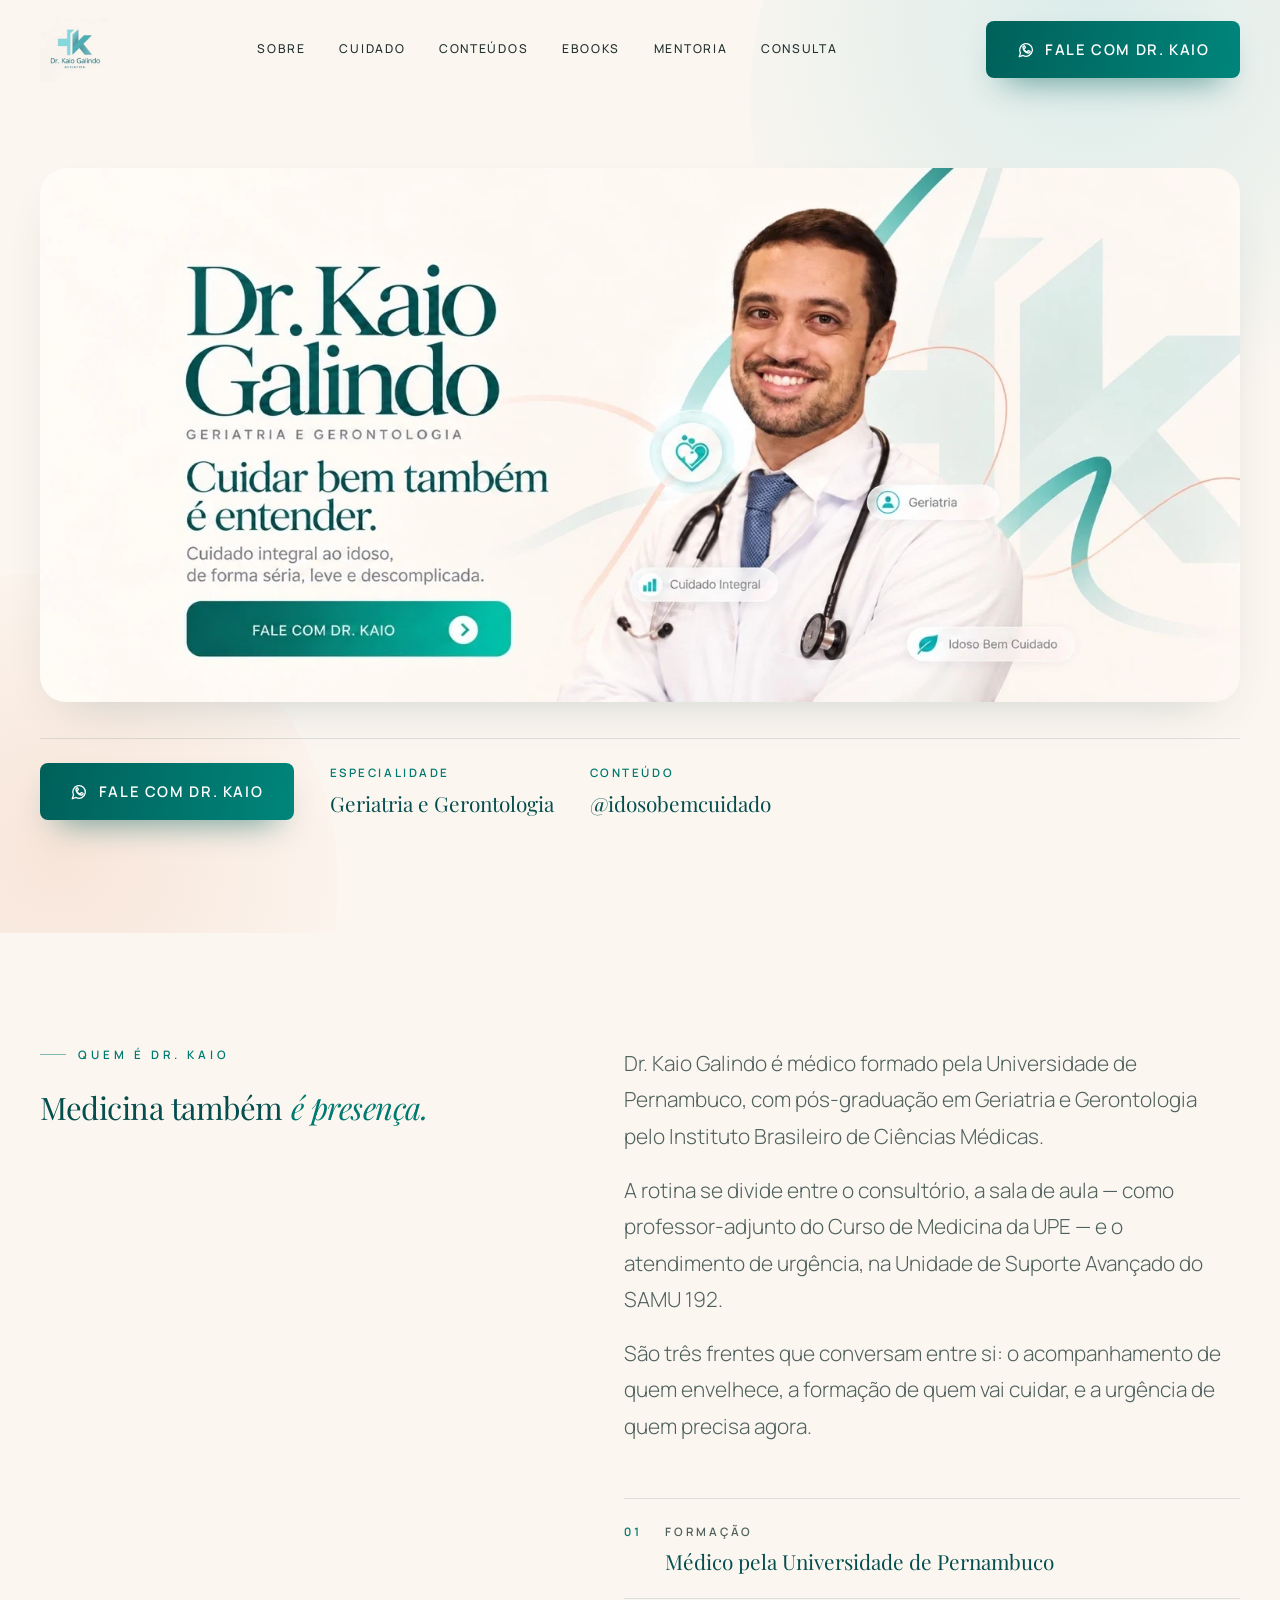
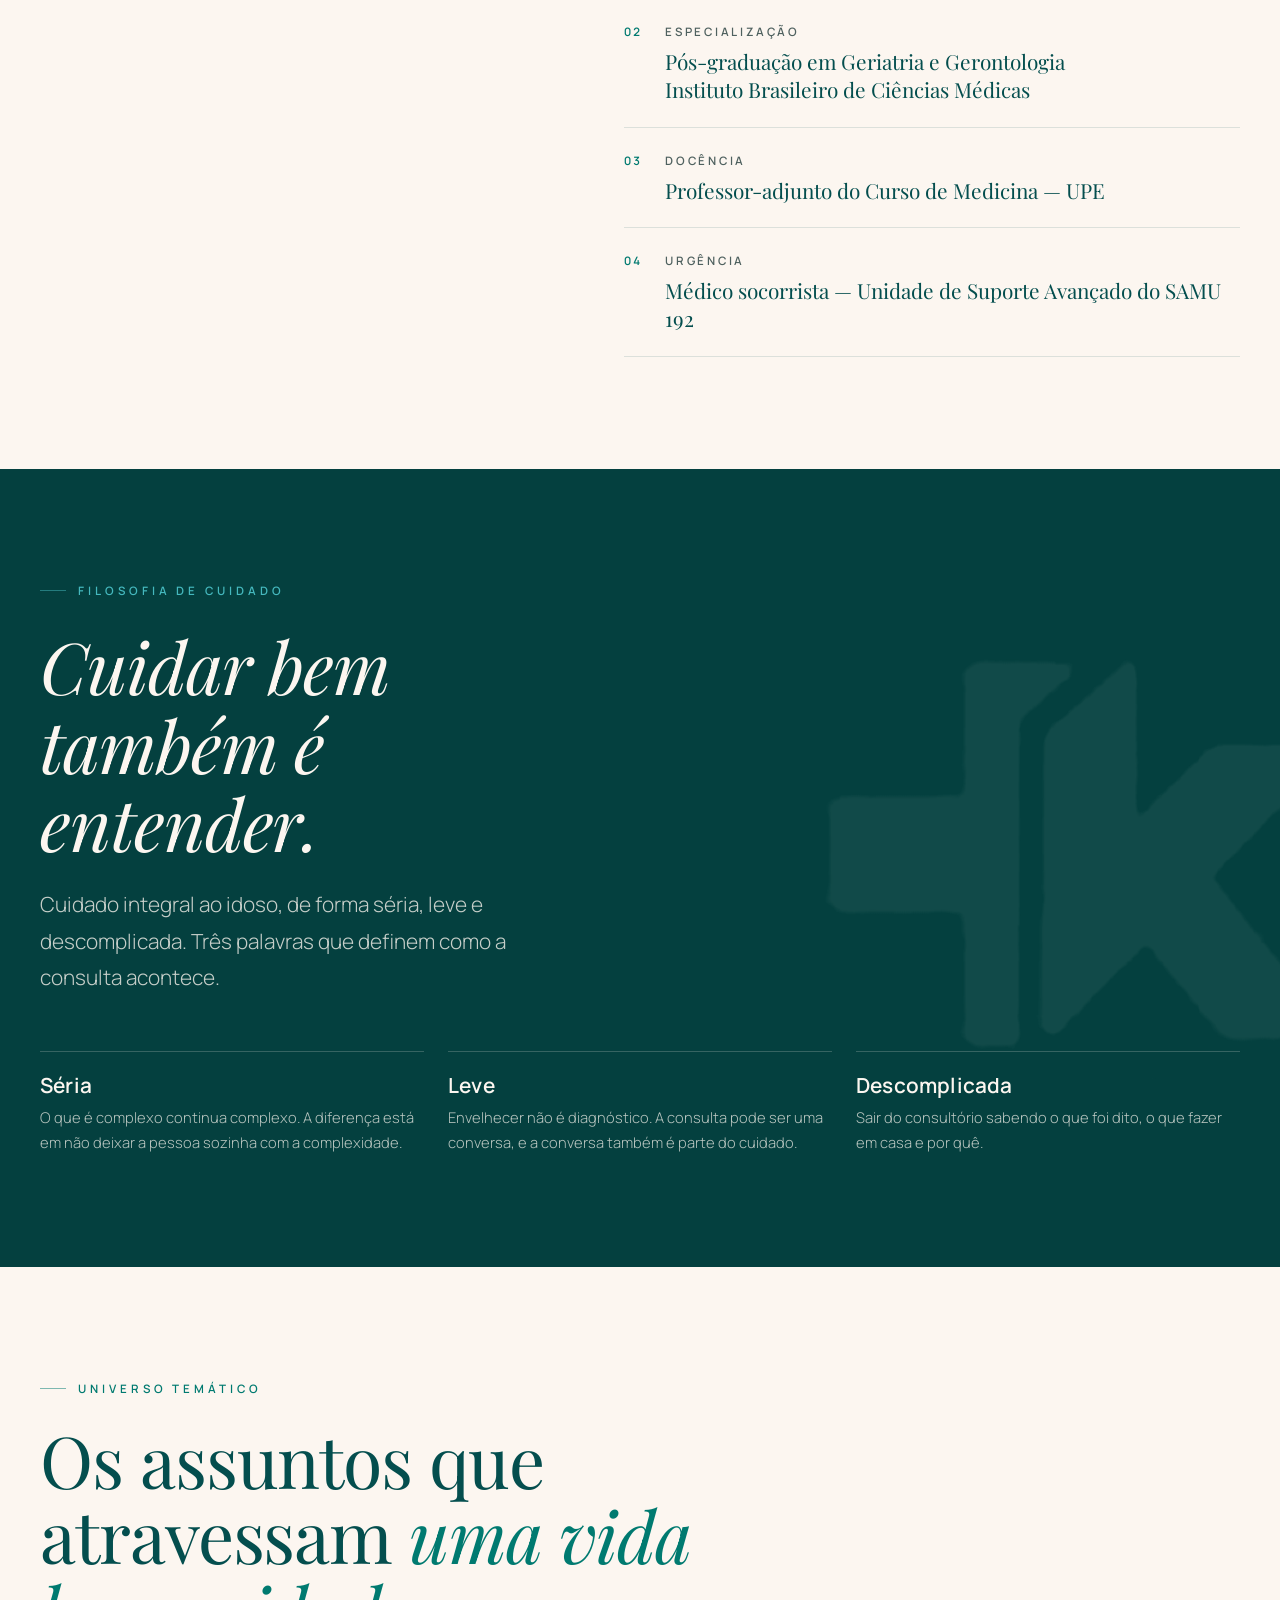
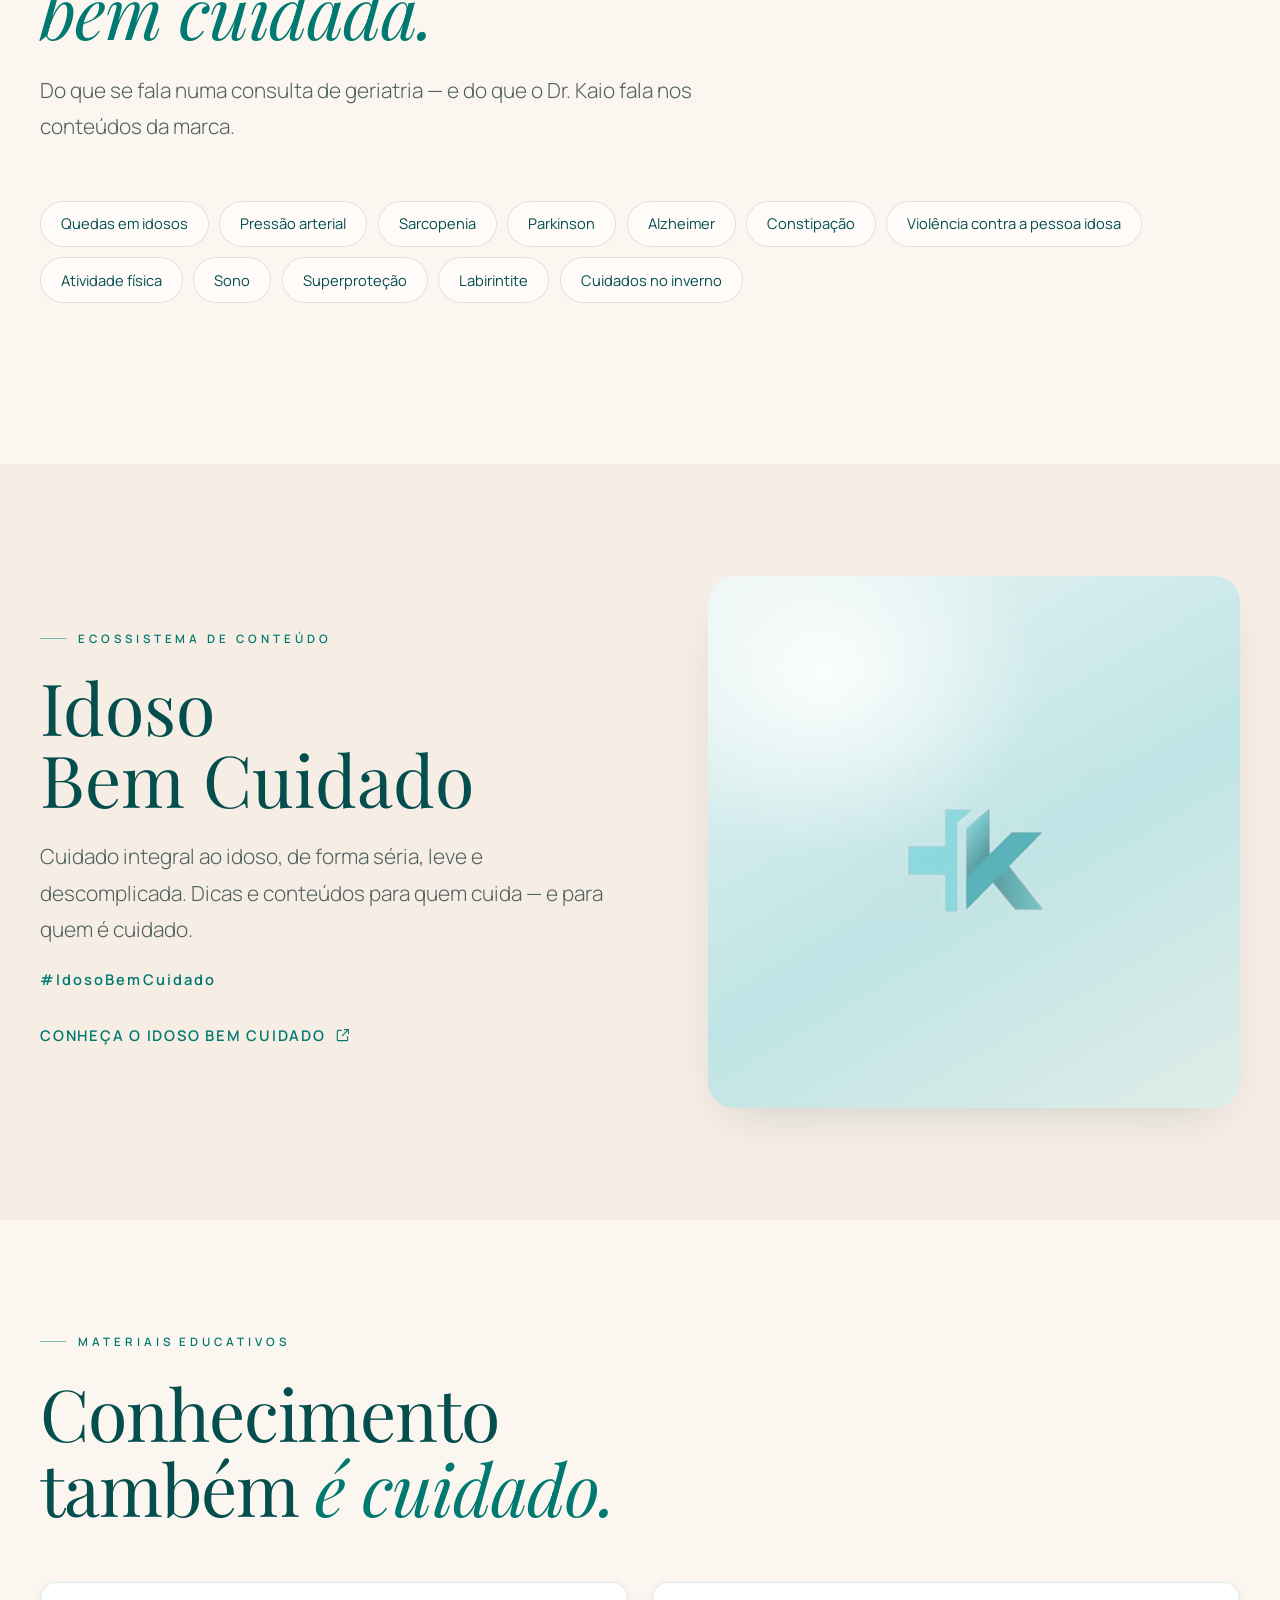
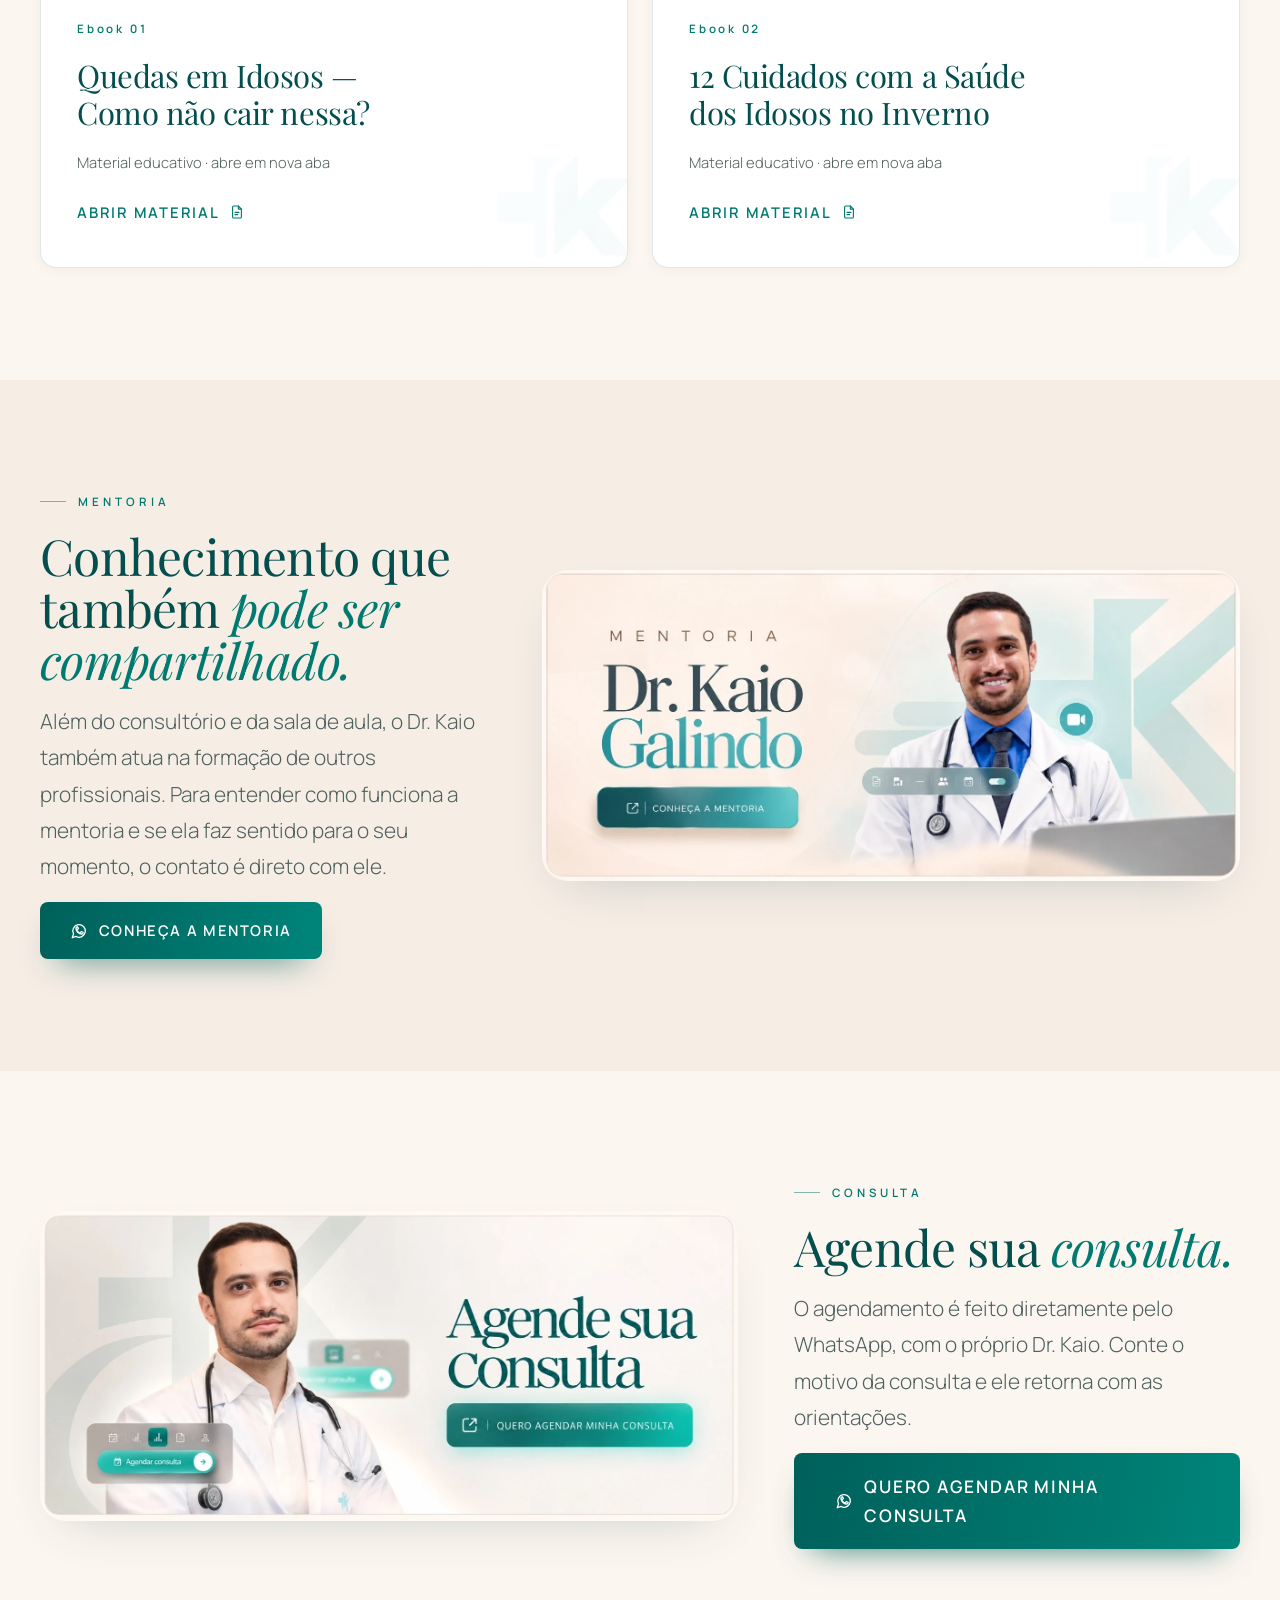
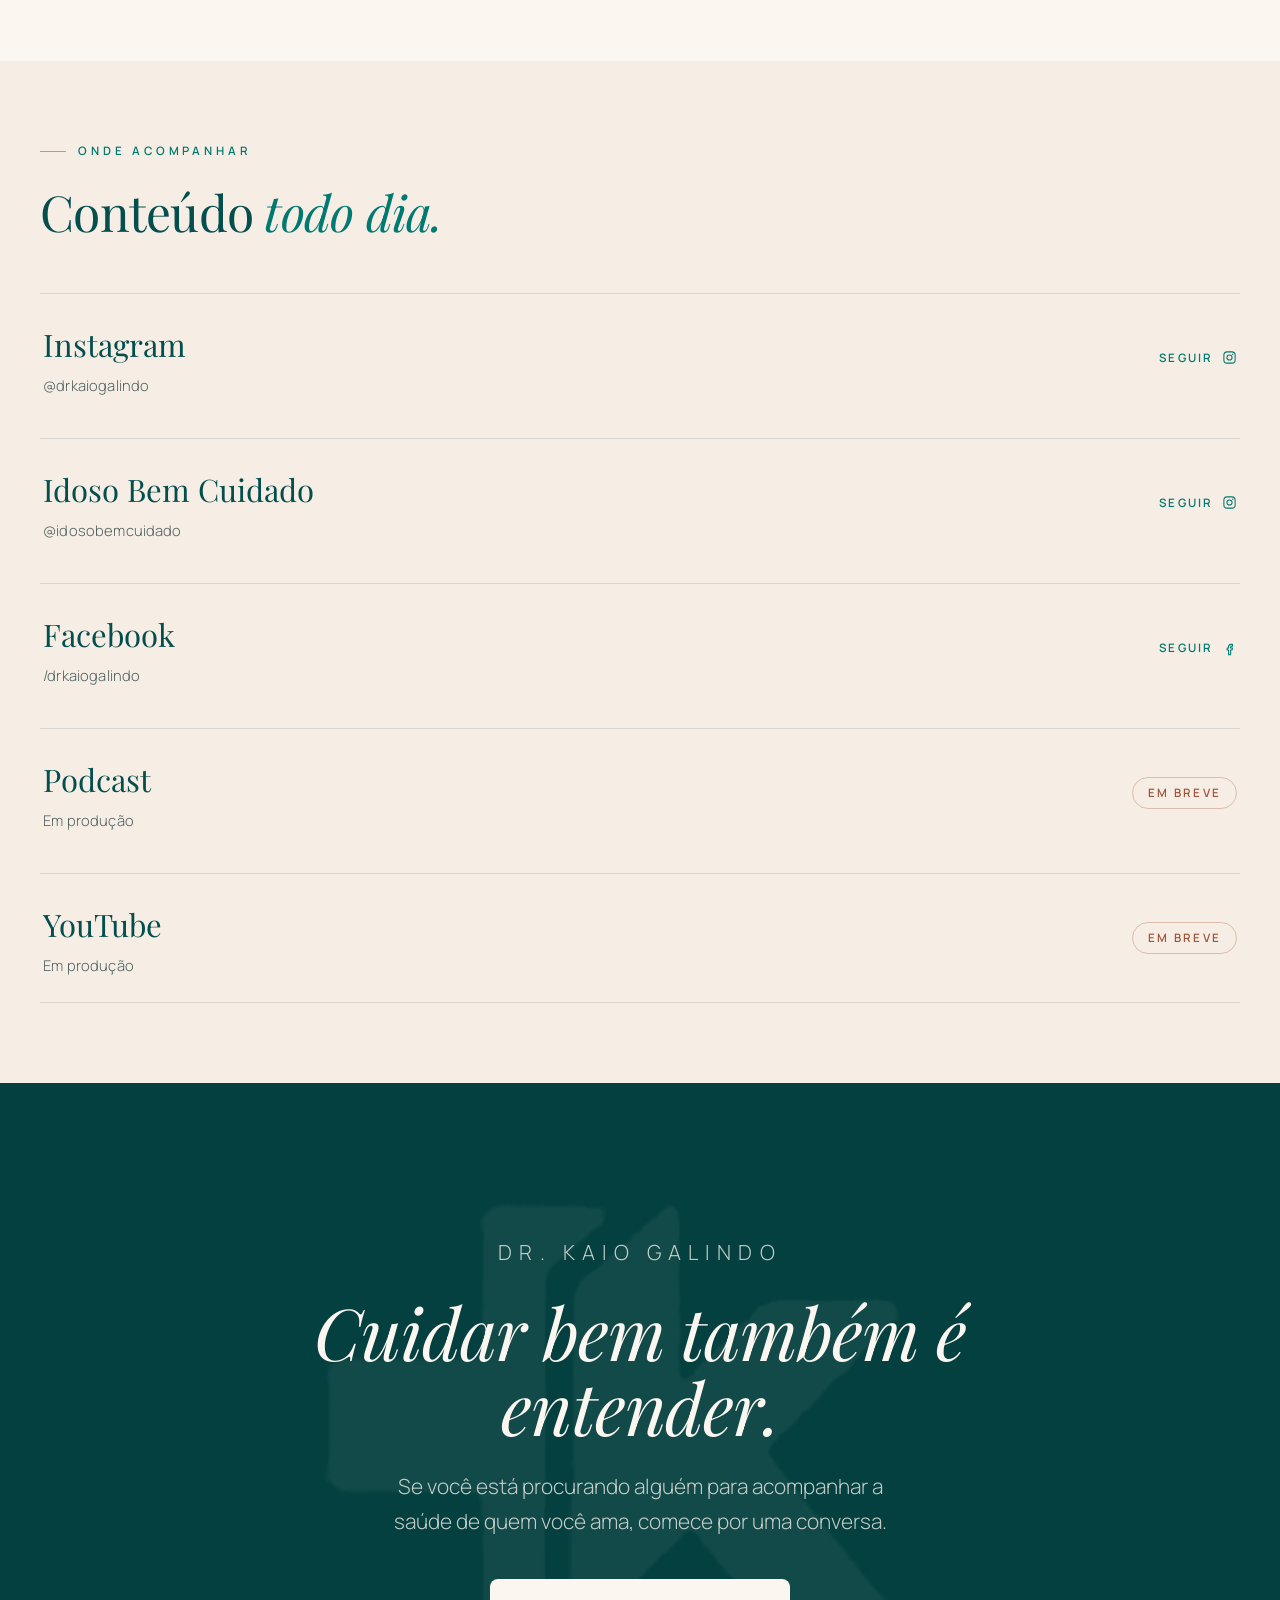
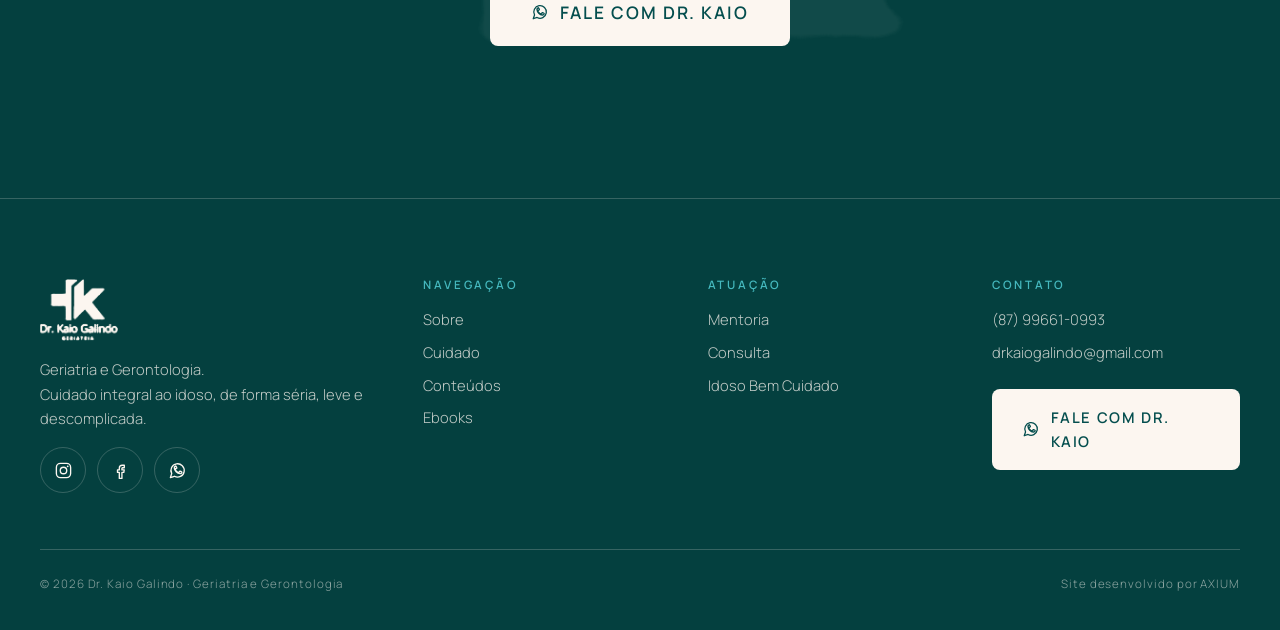
<file: drkaio/index.html>
<!DOCTYPE html>
<html lang="pt-BR">
<head>
<meta charset="utf-8">
<meta name="viewport" content="width=device-width, initial-scale=1, viewport-fit=cover">
<title>Dr. Kaio Galindo | Geriatria e Gerontologia</title>
<meta name="description" content="Dr. Kaio Galindo — médico pela Universidade de Pernambuco, pós-graduado em Geriatria e Gerontologia. Cuidado integral ao idoso, de forma séria, leve e descomplicada.">
<meta name="theme-color" content="#04403F">
<link rel="canonical" href="https://drkaiogalindo.com.br/">

<meta property="og:type" content="website">
<meta property="og:locale" content="pt_BR">
<meta property="og:site_name" content="Dr. Kaio Galindo">
<meta property="og:title" content="Dr. Kaio Galindo | Geriatria e Gerontologia">
<meta property="og:description" content="Cuidado integral ao idoso, de forma séria, leve e descomplicada.">
<meta property="og:image" content="assets/img/banner-hero.webp">
<meta property="og:image:width" content="1536">
<meta property="og:image:height" content="683">
<meta name="twitter:card" content="summary_large_image">
<meta name="twitter:title" content="Dr. Kaio Galindo | Geriatria e Gerontologia">
<meta name="twitter:description" content="Cuidado integral ao idoso, de forma séria, leve e descomplicada.">
<meta name="twitter:image" content="assets/img/banner-hero.webp">

<link rel="icon" href="assets/img/favicon-64.png" sizes="64x64">
<link rel="apple-touch-icon" href="assets/img/apple-touch-icon.png">

<link rel="preload" as="image" href="assets/img/logo-nav.png">
<link rel="preload" as="font" type="font/woff2" href="assets/fonts/playfair-display-400-latin.woff2" crossorigin>
<link rel="preload" as="font" type="font/woff2" href="assets/fonts/manrope-400-latin.woff2" crossorigin>
<script>document.documentElement.className+=" js";</script>
<link rel="stylesheet" href="assets/css/fonts.css">
<link rel="stylesheet" href="assets/css/style.css">

<script type="application/ld+json">
{
  "@context":"https://schema.org",
  "@type":"Person",
  "name":"Dr. Kaio Galindo",
  "jobTitle":"Médico — Geriatria e Gerontologia",
  "description":"Médico pela Universidade de Pernambuco, pós-graduado em Geriatria e Gerontologia pelo Instituto Brasileiro de Ciências Médicas. Professor-adjunto do Curso de Medicina da UPE e médico socorrista da Unidade de Suporte Avançado do SAMU 192.",
  "image":"assets/img/banner-hero.webp",
  "email":"drkaiogalindo@gmail.com",
  "telephone":"+5587996610993",
  "alumniOf":{"@type":"CollegeOrUniversity","name":"Universidade de Pernambuco"},
  "knowsAbout":["Geriatria","Gerontologia","Cuidado integral ao idoso"],
  "sameAs":[
    "https://www.instagram.com/drkaiogalindo",
    "https://www.facebook.com/drkaiogalindo"
  ]
}
</script>
</head>
<body>
<a class="pular" href="#conteudo">Pular para o conteúdo</a>

<!-- ============================ ÍCONES ============================ -->
<svg width="0" height="0" aria-hidden="true" style="position:absolute" focusable="false">
  <defs>
    <symbol id="i-zap" viewBox="0 0 24 24" fill="none" stroke="currentColor" stroke-width="1.7" stroke-linecap="round" stroke-linejoin="round">
      <path d="M3 21l1.7-5.1A8.4 8.4 0 1 1 8.1 19.3L3 21z"/><path d="M8.6 9.2c.2 1.9 1.3 3.5 3 4.6.5.3 1.1.5 1.7.6.4 0 .7-.2.9-.5l.5-.9c.2-.3.6-.4.9-.2l1.6.9c.3.2.4.6.3.9-.4.9-1.3 1.5-2.3 1.4-3.6-.3-7-3.7-7.3-7.3-.1-1 .5-1.9 1.4-2.3.3-.1.7 0 .9.3l.9 1.6c.2.3.1.7-.2.9l-.9.5c-.3.2-.5.5-.5.9"/>
    </symbol>
    <symbol id="i-insta" viewBox="0 0 24 24" fill="none" stroke="currentColor" stroke-width="1.7" stroke-linecap="round" stroke-linejoin="round">
      <rect x="3" y="3" width="18" height="18" rx="5.2"/><circle cx="12" cy="12" r="4.1"/><circle cx="17.3" cy="6.7" r="1.1" fill="currentColor" stroke="none"/>
    </symbol>
    <symbol id="i-face" viewBox="0 0 24 24" fill="none" stroke="currentColor" stroke-width="1.7" stroke-linecap="round" stroke-linejoin="round">
      <path d="M14.5 8.5h2.3V5.4h-2.6c-2.3 0-3.7 1.5-3.7 3.9v2h-2.3v3.1h2.3V22h3.3v-7.6h2.4l.5-3.1h-2.9V9.6c0-.7.3-1.1.7-1.1z"/>
    </symbol>
    <symbol id="i-seta" viewBox="0 0 24 24" fill="none" stroke="currentColor" stroke-width="1.7" stroke-linecap="round" stroke-linejoin="round">
      <path d="M5 12h14"/><path d="M13 6l6 6-6 6"/>
    </symbol>
    <symbol id="i-externo" viewBox="0 0 24 24" fill="none" stroke="currentColor" stroke-width="1.7" stroke-linecap="round" stroke-linejoin="round">
      <path d="M14 4h6v6"/><path d="M20 4l-9 9"/><path d="M19 14.5V19a1.5 1.5 0 0 1-1.5 1.5H5A1.5 1.5 0 0 1 3.5 19V6.5A1.5 1.5 0 0 1 5 5h4.5"/>
    </symbol>
    <symbol id="i-doc" viewBox="0 0 24 24" fill="none" stroke="currentColor" stroke-width="1.7" stroke-linecap="round" stroke-linejoin="round">
      <path d="M14 3H7a1.6 1.6 0 0 0-1.6 1.6v14.8A1.6 1.6 0 0 0 7 21h10a1.6 1.6 0 0 0 1.6-1.6V7.6z"/><path d="M14 3v4.6h4.6"/><path d="M9 12.5h6M9 16h4"/>
    </symbol>
    <symbol id="i-fechar" viewBox="0 0 24 24" fill="none" stroke="currentColor" stroke-width="1.7" stroke-linecap="round">
      <path d="M6 6l12 12M18 6L6 18"/>
    </symbol>
  </defs>
</svg>

<!-- ============================ HEADER ============================ -->
<header class="topo" id="topo">
  <div class="topo__in">
    <a class="marca" href="#inicio" aria-label="Dr. Kaio Galindo — início">
      <img src="assets/img/logo-nav.png" alt="Dr. Kaio Galindo — Geriatria" width="169" height="52" fetchpriority="high">
    </a>

    <nav class="nav" aria-label="Navegação principal">
      <a href="#sobre">Sobre</a>
      <a href="#cuidado">Cuidado</a>
      <a href="#conteudos">Conteúdos</a>
      <a href="#ebooks">Ebooks</a>
      <a href="#mentoria">Mentoria</a>
      <a href="#consulta">Consulta</a>
    </nav>

    <a class="btn btn--p topo__cta" href="https://api.whatsapp.com/send?phone=5587996610993&amp;text=Ol%C3%A1%2C%20Dr.%20Kaio%21%20Vim%20pelo%20site%20e%20gostaria%20de%20mais%20informa%C3%A7%C3%B5es." target="_blank" rel="noopener">
      <svg aria-hidden="true"><use href="#i-zap"></use></svg> Fale com Dr. Kaio
    </a>

    <button class="hamb" id="hamb" aria-expanded="false" aria-controls="menu" aria-label="Abrir menu">
      <span></span><span></span><span></span>
    </button>
  </div>
</header>

<div class="menu" id="menu" data-aberto="false" role="dialog" aria-modal="true" aria-label="Menu de navegação">
  <button class="menu__fechar" id="fechar-menu" aria-label="Fechar menu"><svg aria-hidden="true"><use href="#i-fechar"></use></svg></button>
  <nav aria-label="Navegação do menu">
    <a class="menu__l" href="#sobre">Sobre</a>
    <a class="menu__l" href="#cuidado">Cuidado</a>
    <a class="menu__l" href="#conteudos">Conteúdos</a>
    <a class="menu__l" href="#ebooks">Ebooks</a>
    <a class="menu__l" href="#mentoria">Mentoria</a>
    <a class="menu__l" href="#consulta">Consulta</a>
  </nav>
  <div class="menu__rodape">
    <a class="btn btn--claro" href="https://api.whatsapp.com/send?phone=5587996610993&amp;text=Ol%C3%A1%2C%20Dr.%20Kaio%21%20Vim%20pelo%20site%20e%20gostaria%20de%20mais%20informa%C3%A7%C3%B5es." target="_blank" rel="noopener">
      <svg aria-hidden="true"><use href="#i-zap"></use></svg> Fale com Dr. Kaio
    </a>
    <small>Geriatria e Gerontologia</small>
  </div>
</div>

<main id="conteudo">

<!-- ============================= HERO ============================= -->
<section class="hero" id="inicio">
  <div class="hero__fundo" aria-hidden="true"></div>
  <div class="envol">

    <div class="hero__texto" id="hero-texto">
      <h1>
        <span>Dr. Kaio</span>
        <span class="sobrenome">Galindo</span>
      </h1>
      <p class="hero__espec">Geriatria e Gerontologia</p>
      <p class="hero__frase">Cuidar bem também é entender.</p>
      <p class="texto hero__sub">Cuidado integral ao idoso, de forma séria, leve e descomplicada.</p>
    </div>

    <a class="banner rev" href="https://api.whatsapp.com/send?phone=5587996610993&amp;text=Ol%C3%A1%2C%20Dr.%20Kaio%21%20Vim%20pelo%20site%20e%20gostaria%20de%20mais%20informa%C3%A7%C3%B5es." target="_blank" rel="noopener" aria-label="Falar com Dr. Kaio pelo WhatsApp">
      <img class="banner--desktop" src="assets/img/banner-hero.webp" width="1536" height="683"
           alt="Dr. Kaio Galindo, médico geriatra, de jaleco branco e estetoscópio, ao lado do título “Cuidar bem também é entender”." fetchpriority="high">
      <img class="banner--mobile" src="assets/img/banner-hero-mobile.webp" width="900" height="900"
           alt="Dr. Kaio Galindo, médico geriatra, de jaleco branco e estetoscópio." fetchpriority="high">
    </a>

    <div class="hero__barra rev" data-atraso="1">
      <a class="btn btn--p" href="https://api.whatsapp.com/send?phone=5587996610993&amp;text=Ol%C3%A1%2C%20Dr.%20Kaio%21%20Vim%20pelo%20site%20e%20gostaria%20de%20mais%20informa%C3%A7%C3%B5es." target="_blank" rel="noopener">
        <svg aria-hidden="true"><use href="#i-zap"></use></svg> Fale com Dr. Kaio
      </a>
      <dl>
        <div><dt>Especialidade</dt><dd>Geriatria e Gerontologia</dd></div>
        <div><dt>Conteúdo</dt><dd>@idosobemcuidado</dd></div>
      </dl>
    </div>

  </div>
</section>

<!-- ============================= SOBRE ============================= -->
<section class="secao" id="sobre">
  <div class="envol sobre">
    <div class="rev">
      <p class="rotulo">Quem é Dr. Kaio</p>
      <h2 class="titulo sobre__lead" style="margin-top:1.4rem">Medicina também <em>é presença.</em></h2>
    </div>

    <div class="sobre__corpo rev" data-atraso="1">
      <p class="texto">Dr. Kaio Galindo é médico formado pela Universidade de Pernambuco, com pós-graduação em
      Geriatria e Gerontologia pelo Instituto Brasileiro de Ciências Médicas.</p>
      <p class="texto">A rotina se divide entre o consultório, a sala de aula — como professor-adjunto do Curso de
      Medicina da UPE — e o atendimento de urgência, na Unidade de Suporte Avançado do SAMU 192.</p>
      <p class="texto">São três frentes que conversam entre si: o acompanhamento de quem envelhece, a formação de
      quem vai cuidar, e a urgência de quem precisa agora.</p>

      <ul class="cred">
        <li class="cred__item"><span class="cred__n">01</span>
          <span class="cred__r">Formação</span>
          <span class="cred__v">Médico pela Universidade de Pernambuco</span></li>
        <li class="cred__item"><span class="cred__n">02</span>
          <span class="cred__r">Especialização</span>
          <span class="cred__v">Pós-graduação em Geriatria e Gerontologia<br>Instituto Brasileiro de Ciências Médicas</span></li>
        <li class="cred__item"><span class="cred__n">03</span>
          <span class="cred__r">Docência</span>
          <span class="cred__v">Professor-adjunto do Curso de Medicina — UPE</span></li>
        <li class="cred__item"><span class="cred__n">04</span>
          <span class="cred__r">Urgência</span>
          <span class="cred__v">Médico socorrista — Unidade de Suporte Avançado do SAMU 192</span></li>
      </ul>
    </div>
  </div>
</section>

<!-- =========================== FILOSOFIA =========================== -->
<section class="secao secao--teal claro filosofia" id="cuidado">
  <div class="envol">
    <p class="rotulo rotulo--claro rev">Filosofia de cuidado</p>
    <h2 class="filosofia__citacao rev" style="margin-top:1.6rem">Cuidar bem também é entender.</h2>
    <p class="texto rev" data-atraso="1" style="margin-top:var(--s-3);max-width:44ch">Cuidado integral ao idoso, de forma
    séria, leve e descomplicada. Três palavras que definem como a consulta acontece.</p>

    <div class="principios">
      <div class="principio rev">
        <h3>Séria</h3>
        <p>O que é complexo continua complexo. A diferença está em não deixar a pessoa sozinha com a complexidade.</p>
      </div>
      <div class="principio rev" data-atraso="1">
        <h3>Leve</h3>
        <p>Envelhecer não é diagnóstico. A consulta pode ser uma conversa, e a conversa também é parte do cuidado.</p>
      </div>
      <div class="principio rev" data-atraso="2">
        <h3>Descomplicada</h3>
        <p>Sair do consultório sabendo o que foi dito, o que fazer em casa e por quê.</p>
      </div>
    </div>
  </div>
</section>

<!-- =========================== CONTEÚDOS =========================== -->
<section class="secao" id="conteudos">
  <div class="envol">
    <div class="cabeca rev">
      <p class="rotulo">Universo temático</p>
      <h2 class="titulo-g">Os assuntos que atravessam <em>uma vida bem cuidada.</em></h2>
      <p class="texto">Do que se fala numa consulta de geriatria — e do que o Dr. Kaio fala nos conteúdos da marca.</p>
    </div>

    <ul class="temas rev" data-atraso="1">
      <li>Quedas em idosos</li>
      <li>Pressão arterial</li>
      <li>Sarcopenia</li>
      <li>Parkinson</li>
      <li>Alzheimer</li>
      <li>Constipação</li>
      <li>Violência contra a pessoa idosa</li>
      <li>Atividade física</li>
      <li>Sono</li>
      <li>Superproteção</li>
      <li>Labirintite</li>
      <li>Cuidados no inverno</li>
    </ul>
    <p class="temas__nota rev">Para falar sobre qualquer um deles, o caminho mais curto é o WhatsApp.</p>
  </div>
</section>

<!-- ======================= IDOSO BEM CUIDADO ======================= -->
<section class="secao secao--ivory2" id="idosobemcuidado">
  <div class="envol ibc">
    <div class="rev">
      <p class="rotulo">Ecossistema de conteúdo</p>
      <p class="ibc__marca" style="margin-top:1.4rem">Idoso<br>Bem Cuidado</p>
      <p class="texto" style="margin-top:var(--s-3)">Cuidado integral ao idoso, de forma séria, leve e descomplicada.
      Dicas e conteúdos para quem cuida — e para quem é cuidado.</p>
      <p class="ibc__hash">#IdosoBemCuidado</p>
      <p style="margin-top:var(--s-3)">
        <a class="link-seta" href="https://www.instagram.com/idosobemcuidado" target="_blank" rel="noopener">
          Conheça o Idoso Bem Cuidado <svg aria-hidden="true"><use href="#i-externo"></use></svg>
        </a>
      </p>
    </div>

    <div class="ibc__arte rev" data-atraso="1" aria-hidden="true">
      <img src="assets/img/simbolo.png" alt="" loading="lazy" width="499" height="376">
    </div>
  </div>
</section>

<!-- ============================ EBOOKS ============================ -->
<section class="secao" id="ebooks">
  <div class="envol">
    <div class="cabeca rev">
      <p class="rotulo">Materiais educativos</p>
      <h2 class="titulo-g">Conhecimento também <em>é cuidado.</em></h2>
    </div>

    <div class="ebooks">
      <a class="ebook rev" href="https://documentcloud.adobe.com/link/track?uri=urn:aaid:scds:US:a4688444-4fa1-42e5-a1e1-3cc0c929abd8" target="_blank" rel="noopener">
        <span class="ebook__n">Ebook 01</span>
        <h3>Quedas em Idosos — Como não cair nessa?</h3>
        <span class="ebook__tipo">Material educativo · abre em nova aba</span>
        <span class="link-seta">Abrir material <svg aria-hidden="true"><use href="#i-doc"></use></svg></span>
      </a>

      <a class="ebook rev" data-atraso="1" href="https://documentcloud.adobe.com/link/track?uri=urn:aaid:scds:US:1c99fec3-f401-4d39-83aa-90fefc647834" target="_blank" rel="noopener">
        <span class="ebook__n">Ebook 02</span>
        <h3>12 Cuidados com a Saúde dos Idosos no Inverno</h3>
        <span class="ebook__tipo">Material educativo · abre em nova aba</span>
        <span class="link-seta">Abrir material <svg aria-hidden="true"><use href="#i-doc"></use></svg></span>
      </a>
    </div>
  </div>
</section>

<!-- =========================== MENTORIA =========================== -->
<section class="secao secao--ivory2" id="mentoria">
  <div class="envol faixa-banner faixa-banner--lado">
    <div class="faixa-banner__texto rev">
      <p class="rotulo">Mentoria</p>
      <h2 class="titulo">Conhecimento que também <em>pode ser compartilhado.</em></h2>
      <p class="texto texto--curto">Além do consultório e da sala de aula, o Dr. Kaio também atua na formação de
      outros profissionais. Para entender como funciona a mentoria e se ela faz sentido para o seu momento,
      o contato é direto com ele.</p>
      <p>
        <a class="btn btn--p" href="https://api.whatsapp.com/send?phone=5587996610993&amp;text=Ol%C3%A1%2C%20Dr.%20Kaio%21%20Gostaria%20de%20informa%C3%A7%C3%B5es%20sobre%20a%20mentoria." target="_blank" rel="noopener">
          <svg aria-hidden="true"><use href="#i-zap"></use></svg> Conheça a mentoria
        </a>
      </p>
    </div>

    <div class="banner rev" data-atraso="1">
      <img class="banner--desktop" src="assets/img/banner-mentoria.webp" width="1536" height="683" loading="lazy"
           alt="Dr. Kaio Galindo de jaleco, ao lado do título “Mentoria — Dr. Kaio Galindo”.">
      <img class="banner--mobile" src="assets/img/banner-mentoria-mobile.webp" width="900" height="900" loading="lazy"
           alt="Dr. Kaio Galindo de jaleco, em frente a um notebook.">
    </div>
  </div>
</section>

<!-- =========================== CONSULTA =========================== -->
<section class="secao" id="consulta">
  <div class="envol faixa-banner faixa-banner--lado inverso">
    <div class="faixa-banner__texto rev">
      <p class="rotulo">Consulta</p>
      <h2 class="titulo">Agende sua <em>consulta.</em></h2>
      <p class="texto texto--curto">O agendamento é feito diretamente pelo WhatsApp, com o próprio Dr. Kaio.
      Conte o motivo da consulta e ele retorna com as orientações.</p>
      <p>
        <a class="btn btn--p btn--g" href="https://api.whatsapp.com/send?phone=5587996610993&amp;text=Ol%C3%A1%2C%20Dr.%20Kaio%21%20Gostaria%20de%20informa%C3%A7%C3%B5es%20sobre%20a%20consulta." target="_blank" rel="noopener">
          <svg aria-hidden="true"><use href="#i-zap"></use></svg> Quero agendar minha consulta
        </a>
      </p>
    </div>

    <div class="banner rev" data-atraso="1">
      <img class="banner--desktop" src="assets/img/banner-consulta.webp" width="1536" height="683" loading="lazy"
           alt="Dr. Kaio Galindo de jaleco e estetoscópio, ao lado do título “Agende sua consulta”.">
      <img class="banner--mobile" src="assets/img/banner-consulta-mobile.webp" width="900" height="900" loading="lazy"
           alt="Dr. Kaio Galindo de jaleco e estetoscópio.">
    </div>
  </div>
</section>

<!-- ========================== ECOSSISTEMA ========================== -->
<section class="secao secao--compacta secao--ivory2" id="redes">
  <div class="envol">
    <div class="cabeca rev">
      <p class="rotulo">Onde acompanhar</p>
      <h2 class="titulo">Conteúdo <em>todo dia.</em></h2>
    </div>

    <ul class="eco">
      <li class="eco__item eco__item--ativo rev">
        <a class="eco__nome" href="https://www.instagram.com/drkaiogalindo" target="_blank" rel="noopener">
          Instagram<small>@drkaiogalindo</small>
        </a>
        <span class="eco__acao">Seguir <svg aria-hidden="true"><use href="#i-insta"></use></svg></span>
      </li>
      <li class="eco__item eco__item--ativo rev">
        <a class="eco__nome" href="https://www.instagram.com/idosobemcuidado" target="_blank" rel="noopener">
          Idoso Bem Cuidado<small>@idosobemcuidado</small>
        </a>
        <span class="eco__acao">Seguir <svg aria-hidden="true"><use href="#i-insta"></use></svg></span>
      </li>
      <li class="eco__item eco__item--ativo rev">
        <a class="eco__nome" href="https://www.facebook.com/drkaiogalindo" target="_blank" rel="noopener">
          Facebook<small>/drkaiogalindo</small>
        </a>
        <span class="eco__acao">Seguir <svg aria-hidden="true"><use href="#i-face"></use></svg></span>
      </li>
      <li class="eco__item rev">
        <span class="eco__nome">Podcast<small>Em produção</small></span>
        <span class="eco__breve">Em breve</span>
      </li>
      <li class="eco__item rev">
        <span class="eco__nome">YouTube<small>Em produção</small></span>
        <span class="eco__breve">Em breve</span>
      </li>
    </ul>
  </div>
</section>

<!-- =========================== CTA FINAL =========================== -->
<section class="final" id="contato">
  <div class="envol-estreito final__in">
    <p class="rotulo rotulo--claro rotulo--so-texto">Dr. Kaio Galindo</p>
    <h2>Cuidar bem também é entender.</h2>
    <p>Se você está procurando alguém para acompanhar a saúde de quem você ama, comece por uma conversa.</p>
    <p style="margin-top:var(--s-2)">
      <a class="btn btn--claro btn--g" href="https://api.whatsapp.com/send?phone=5587996610993&amp;text=Ol%C3%A1%2C%20Dr.%20Kaio%21%20Vim%20pelo%20site%20e%20gostaria%20de%20mais%20informa%C3%A7%C3%B5es." target="_blank" rel="noopener">
        <svg aria-hidden="true"><use href="#i-zap"></use></svg> Fale com Dr. Kaio
      </a>
    </p>
  </div>
</section>

</main>

<!-- ============================ RODAPÉ ============================ -->
<footer class="rodape">
  <div class="envol">
    <div class="rodape__grade">
      <div>
        <div class="rodape__marca">
          <img src="assets/img/logo-claro.png" alt="Dr. Kaio Galindo — Geriatria" width="78" height="62" loading="lazy">
        </div>
        <p>Geriatria e Gerontologia.<br>Cuidado integral ao idoso, de forma séria, leve e descomplicada.</p>
        <div class="rodape__social">
          <a href="https://www.instagram.com/drkaiogalindo" target="_blank" rel="noopener" aria-label="Instagram do Dr. Kaio Galindo"><svg aria-hidden="true"><use href="#i-insta"></use></svg></a>
          <a href="https://www.facebook.com/drkaiogalindo" target="_blank" rel="noopener" aria-label="Facebook do Dr. Kaio Galindo"><svg aria-hidden="true"><use href="#i-face"></use></svg></a>
          <a href="https://api.whatsapp.com/send?phone=5587996610993" target="_blank" rel="noopener" aria-label="WhatsApp do Dr. Kaio Galindo"><svg aria-hidden="true"><use href="#i-zap"></use></svg></a>
        </div>
      </div>

      <div>
        <h4>Navegação</h4>
        <ul>
          <li><a href="#sobre">Sobre</a></li>
          <li><a href="#cuidado">Cuidado</a></li>
          <li><a href="#conteudos">Conteúdos</a></li>
          <li><a href="#ebooks">Ebooks</a></li>
        </ul>
      </div>

      <div>
        <h4>Atuação</h4>
        <ul>
          <li><a href="#mentoria">Mentoria</a></li>
          <li><a href="#consulta">Consulta</a></li>
          <li><a href="#idosobemcuidado">Idoso Bem Cuidado</a></li>
        </ul>
      </div>

      <div>
        <h4>Contato</h4>
        <ul>
          <li><a href="https://api.whatsapp.com/send?phone=5587996610993" target="_blank" rel="noopener">(87) 99661-0993</a></li>
          <li><a href="mailto:drkaiogalindo@gmail.com">drkaiogalindo@gmail.com</a></li>
        </ul>
        <a class="btn btn--claro" style="margin-top:1rem" href="https://api.whatsapp.com/send?phone=5587996610993&amp;text=Ol%C3%A1%2C%20Dr.%20Kaio%21%20Vim%20pelo%20site%20e%20gostaria%20de%20mais%20informa%C3%A7%C3%B5es." target="_blank" rel="noopener">
          <svg aria-hidden="true"><use href="#i-zap"></use></svg> Fale com Dr. Kaio
        </a>
      </div>
    </div>

    <div class="rodape__fim">
      <p>© <span data-ano>2026</span> Dr. Kaio Galindo · Geriatria e Gerontologia</p>
      <p>Site desenvolvido por AXIUM</p>
    </div>
  </div>
</footer>

<a class="flutuante" id="flutuante" data-visivel="false"
   href="https://api.whatsapp.com/send?phone=5587996610993&amp;text=Ol%C3%A1%2C%20Dr.%20Kaio%21%20Vim%20pelo%20site%20e%20gostaria%20de%20mais%20informa%C3%A7%C3%B5es."
   target="_blank" rel="noopener" aria-label="Fale com Dr. Kaio pelo WhatsApp">
  <svg aria-hidden="true"><use href="#i-zap"></use></svg><span>Fale com Dr. Kaio</span>
</a>

<script src="assets/js/main.js" defer></script>
</body>
</html>
</file>
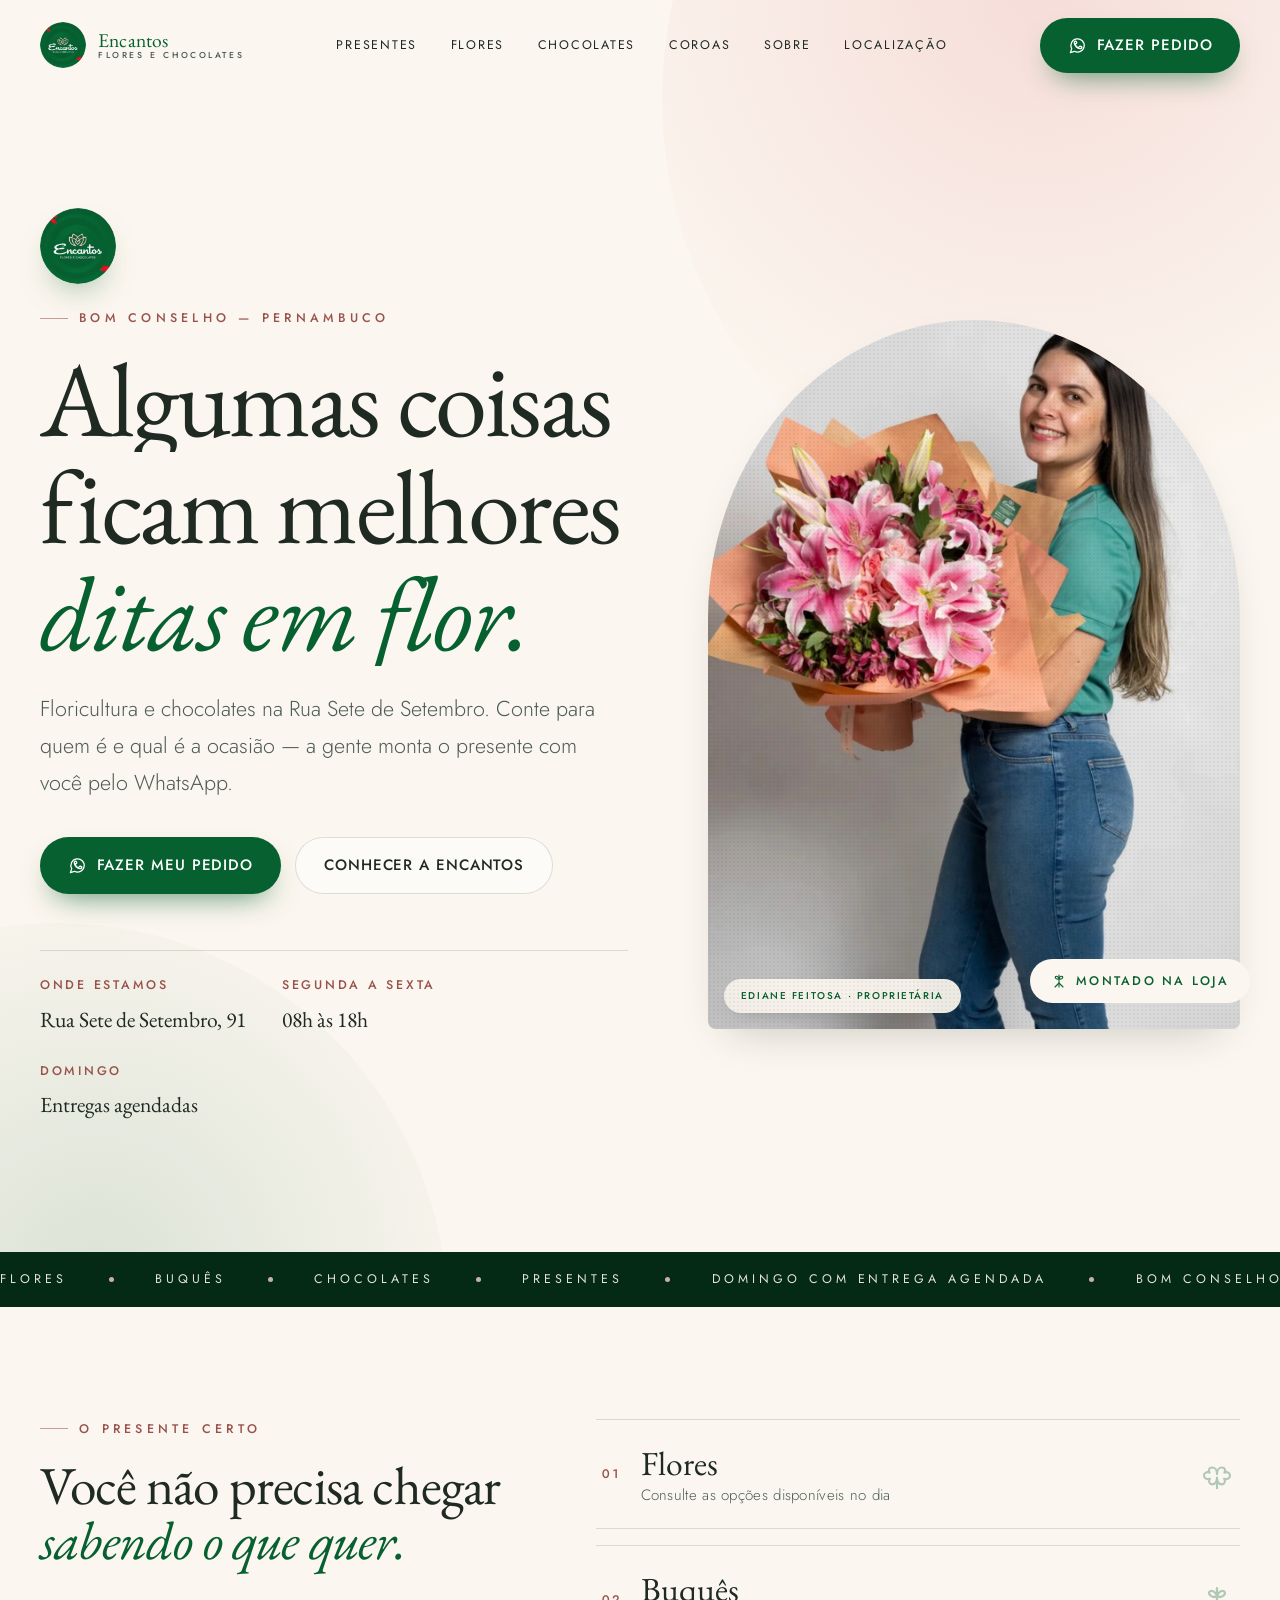
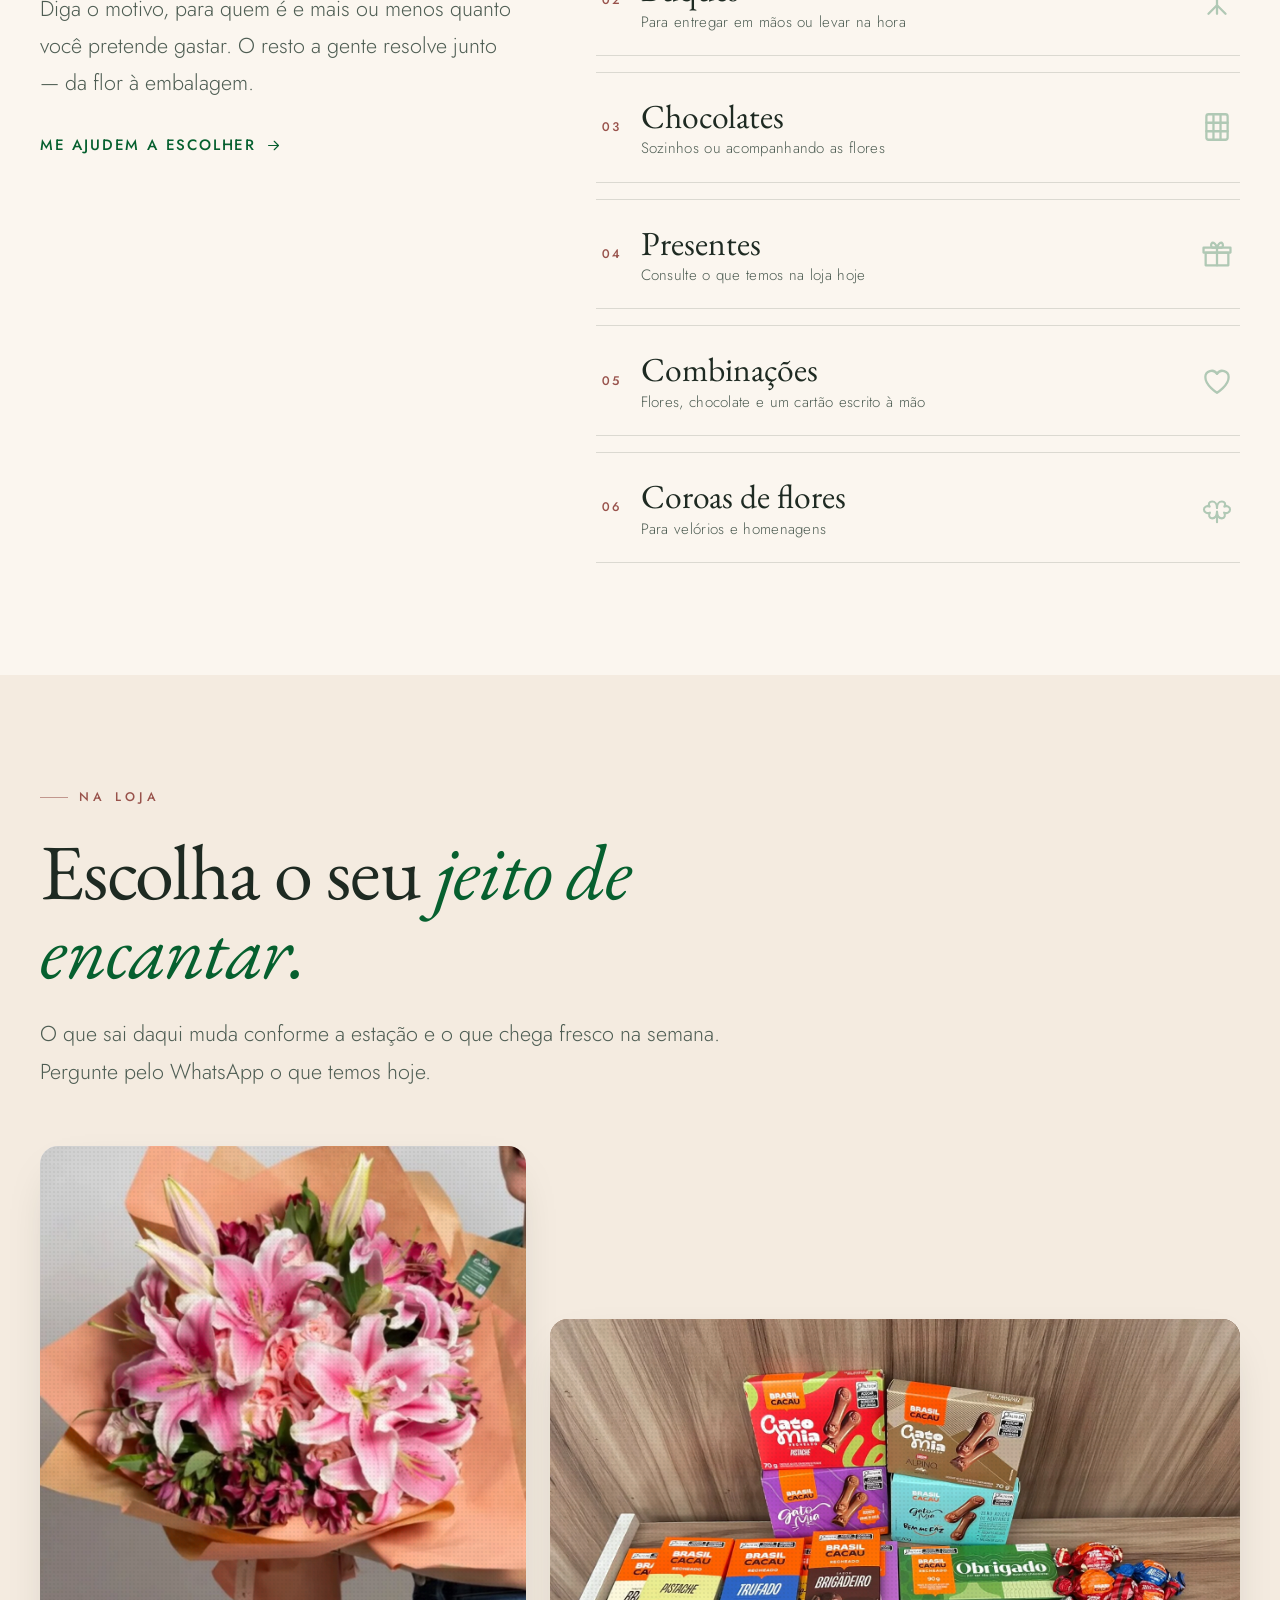
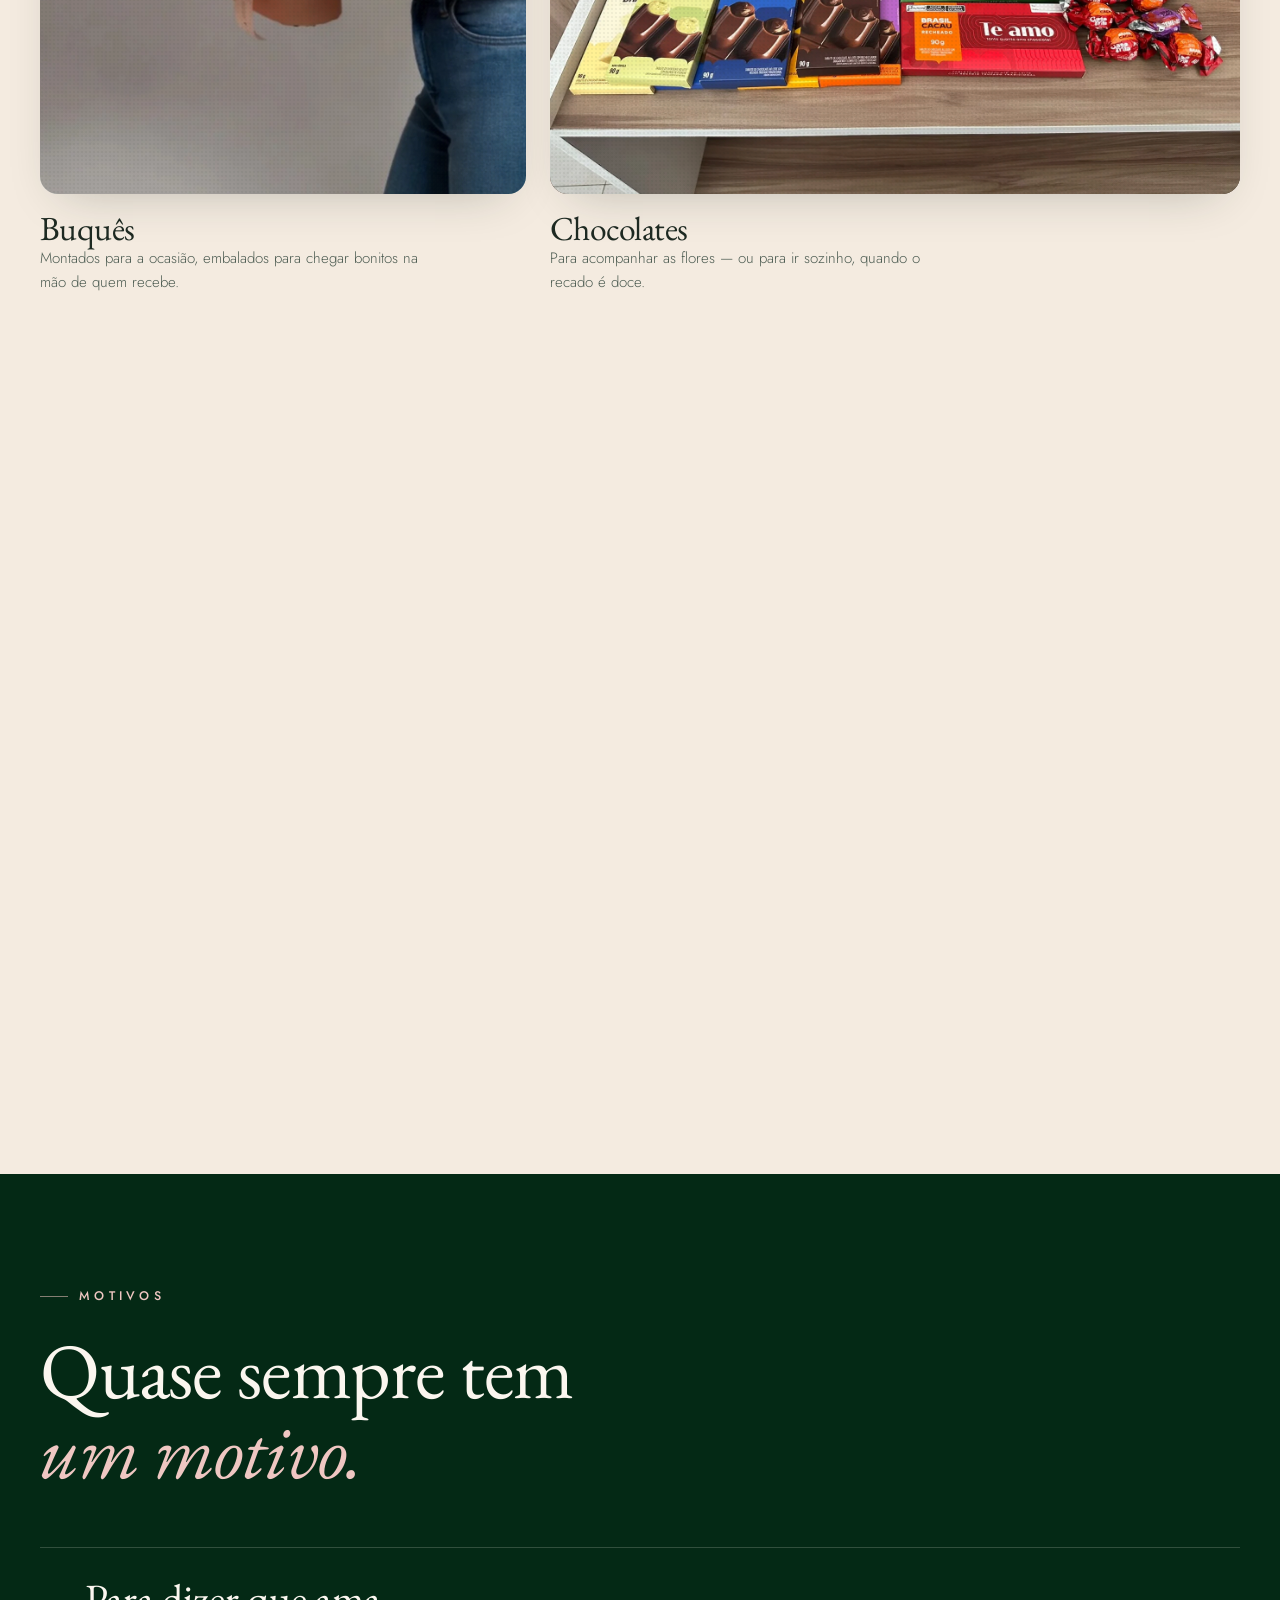
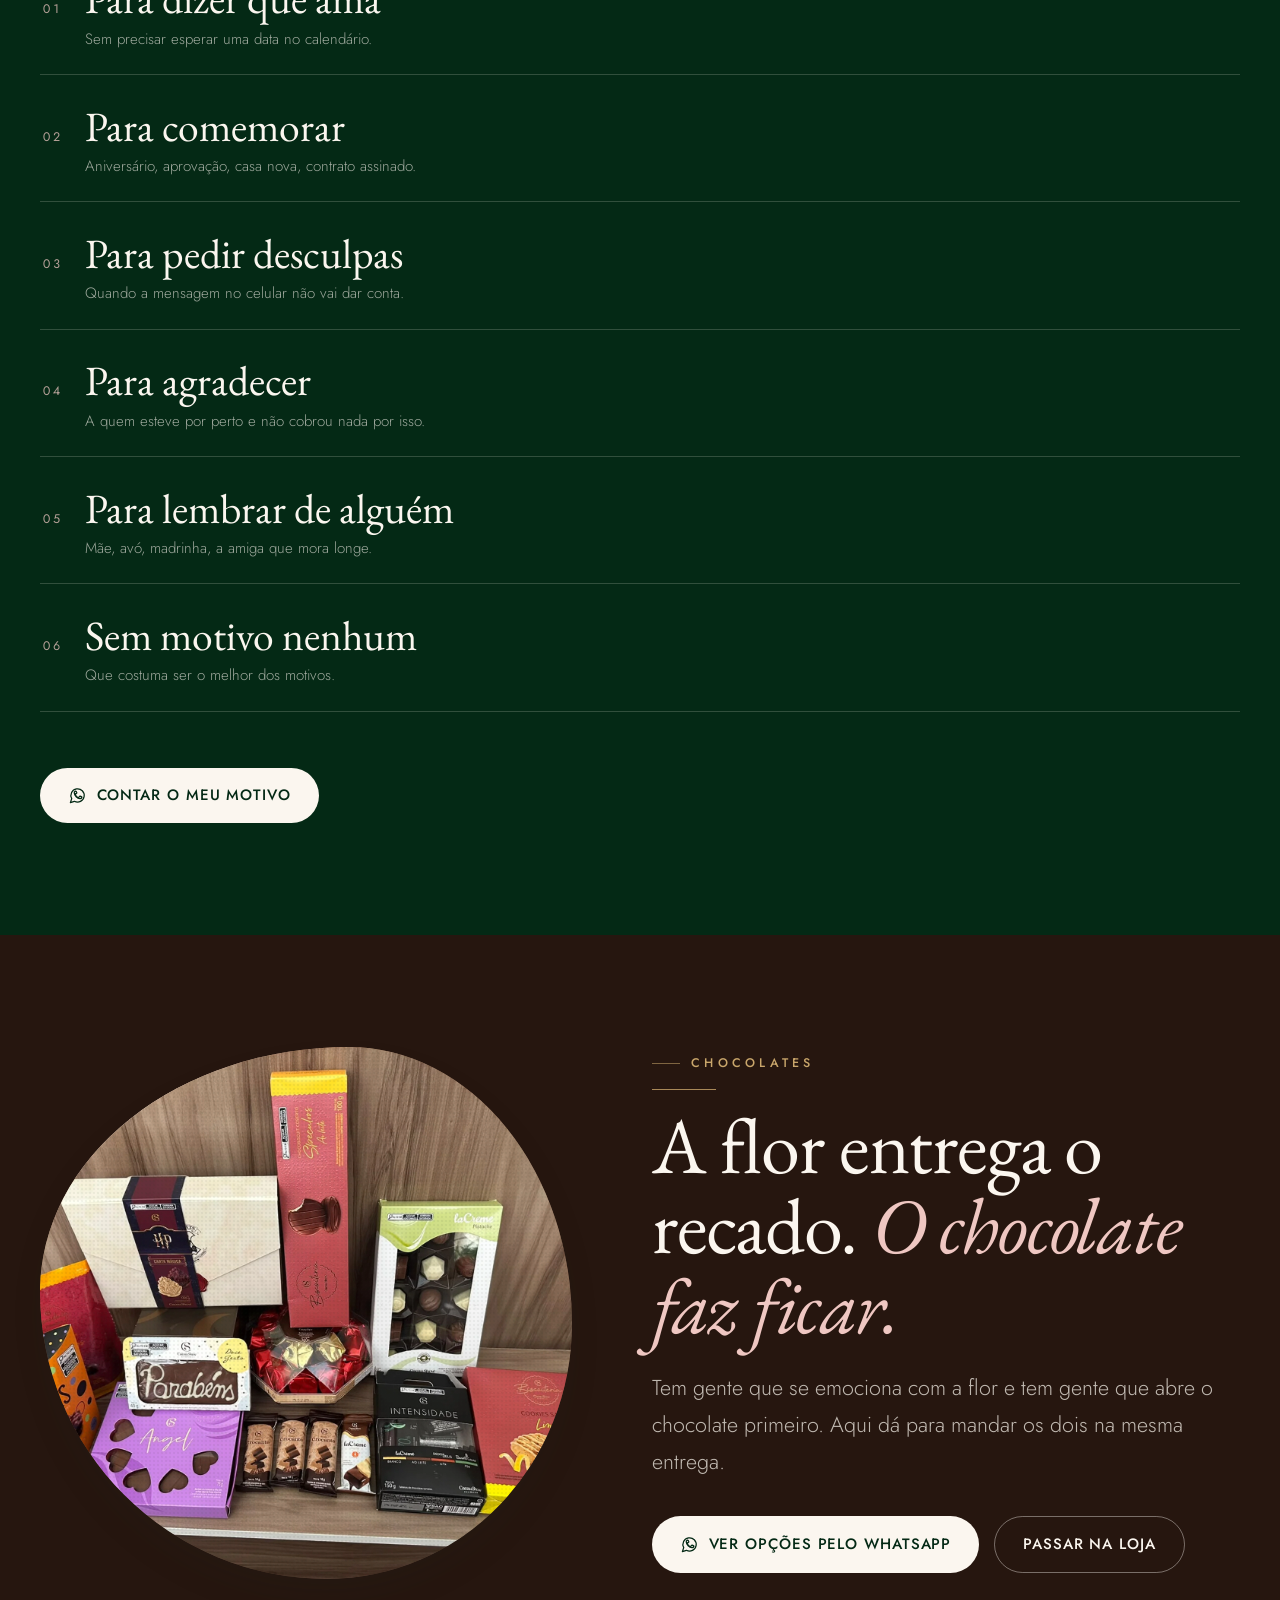
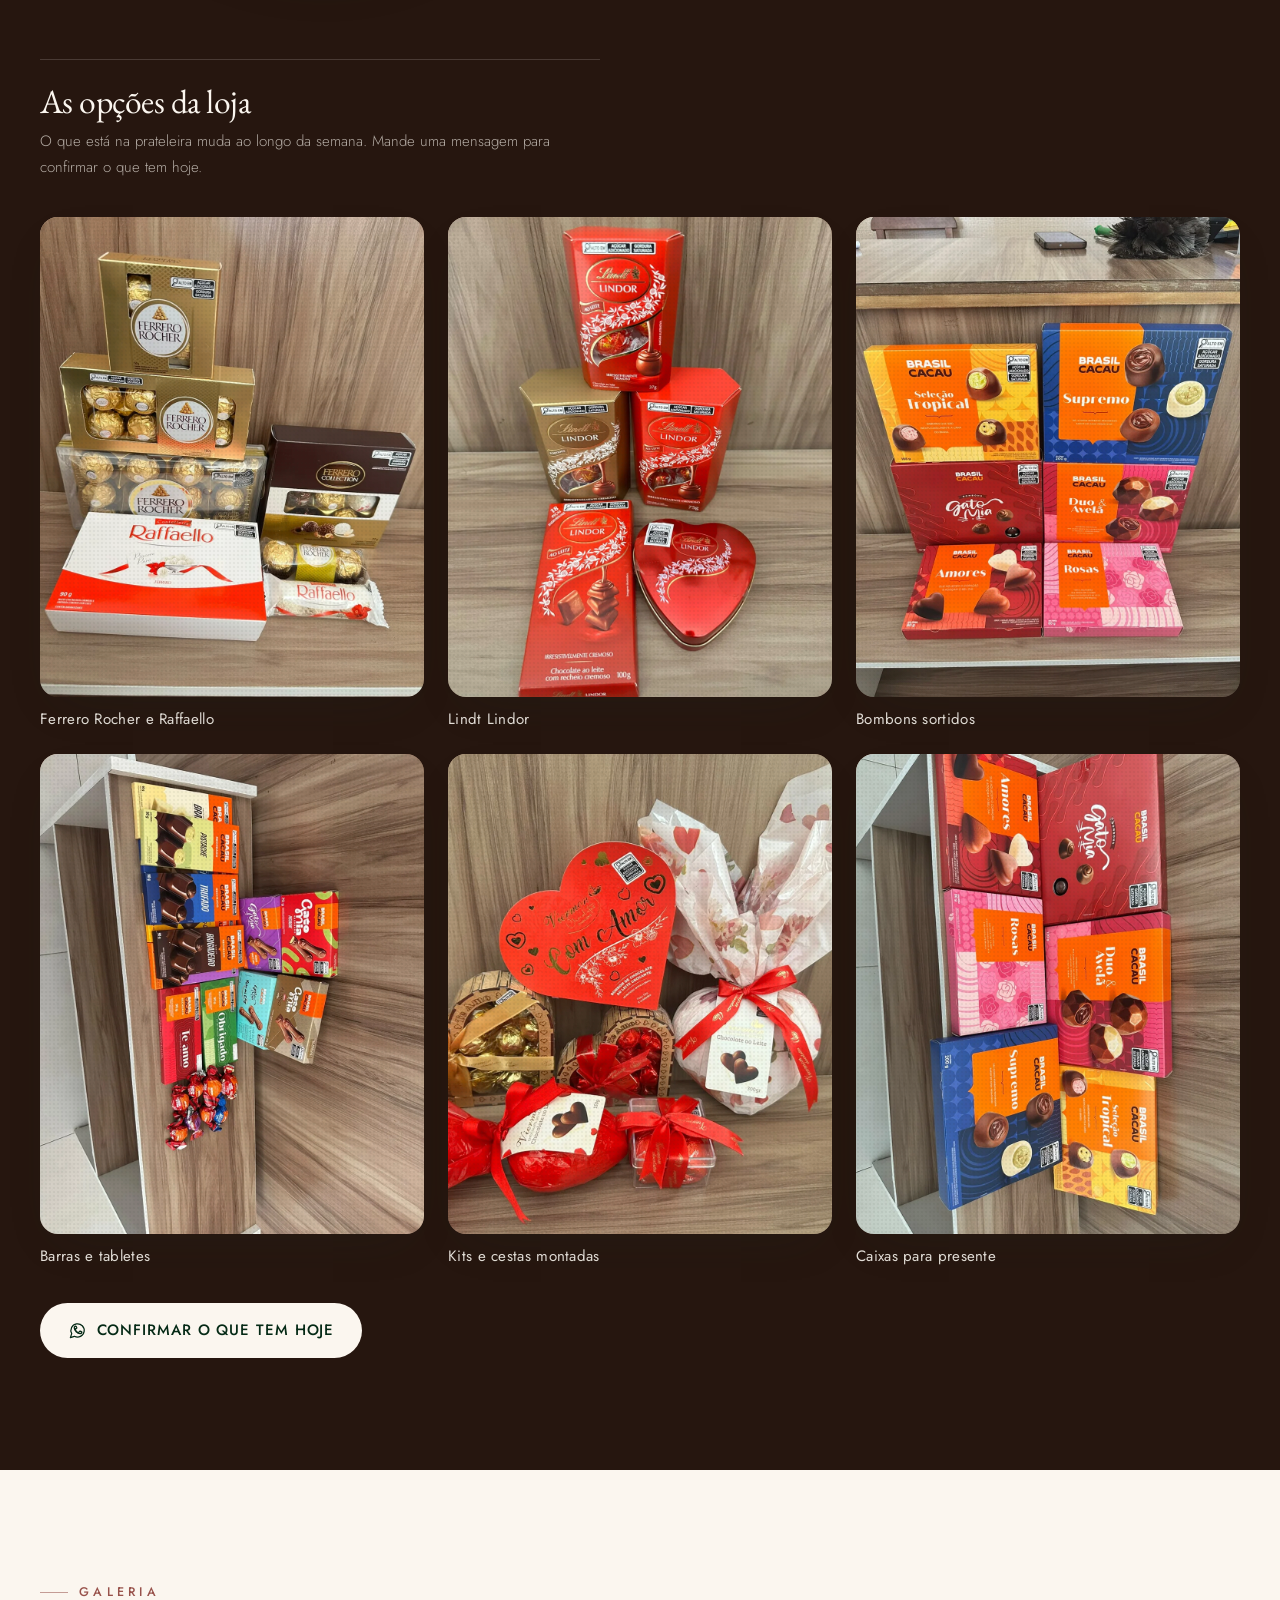
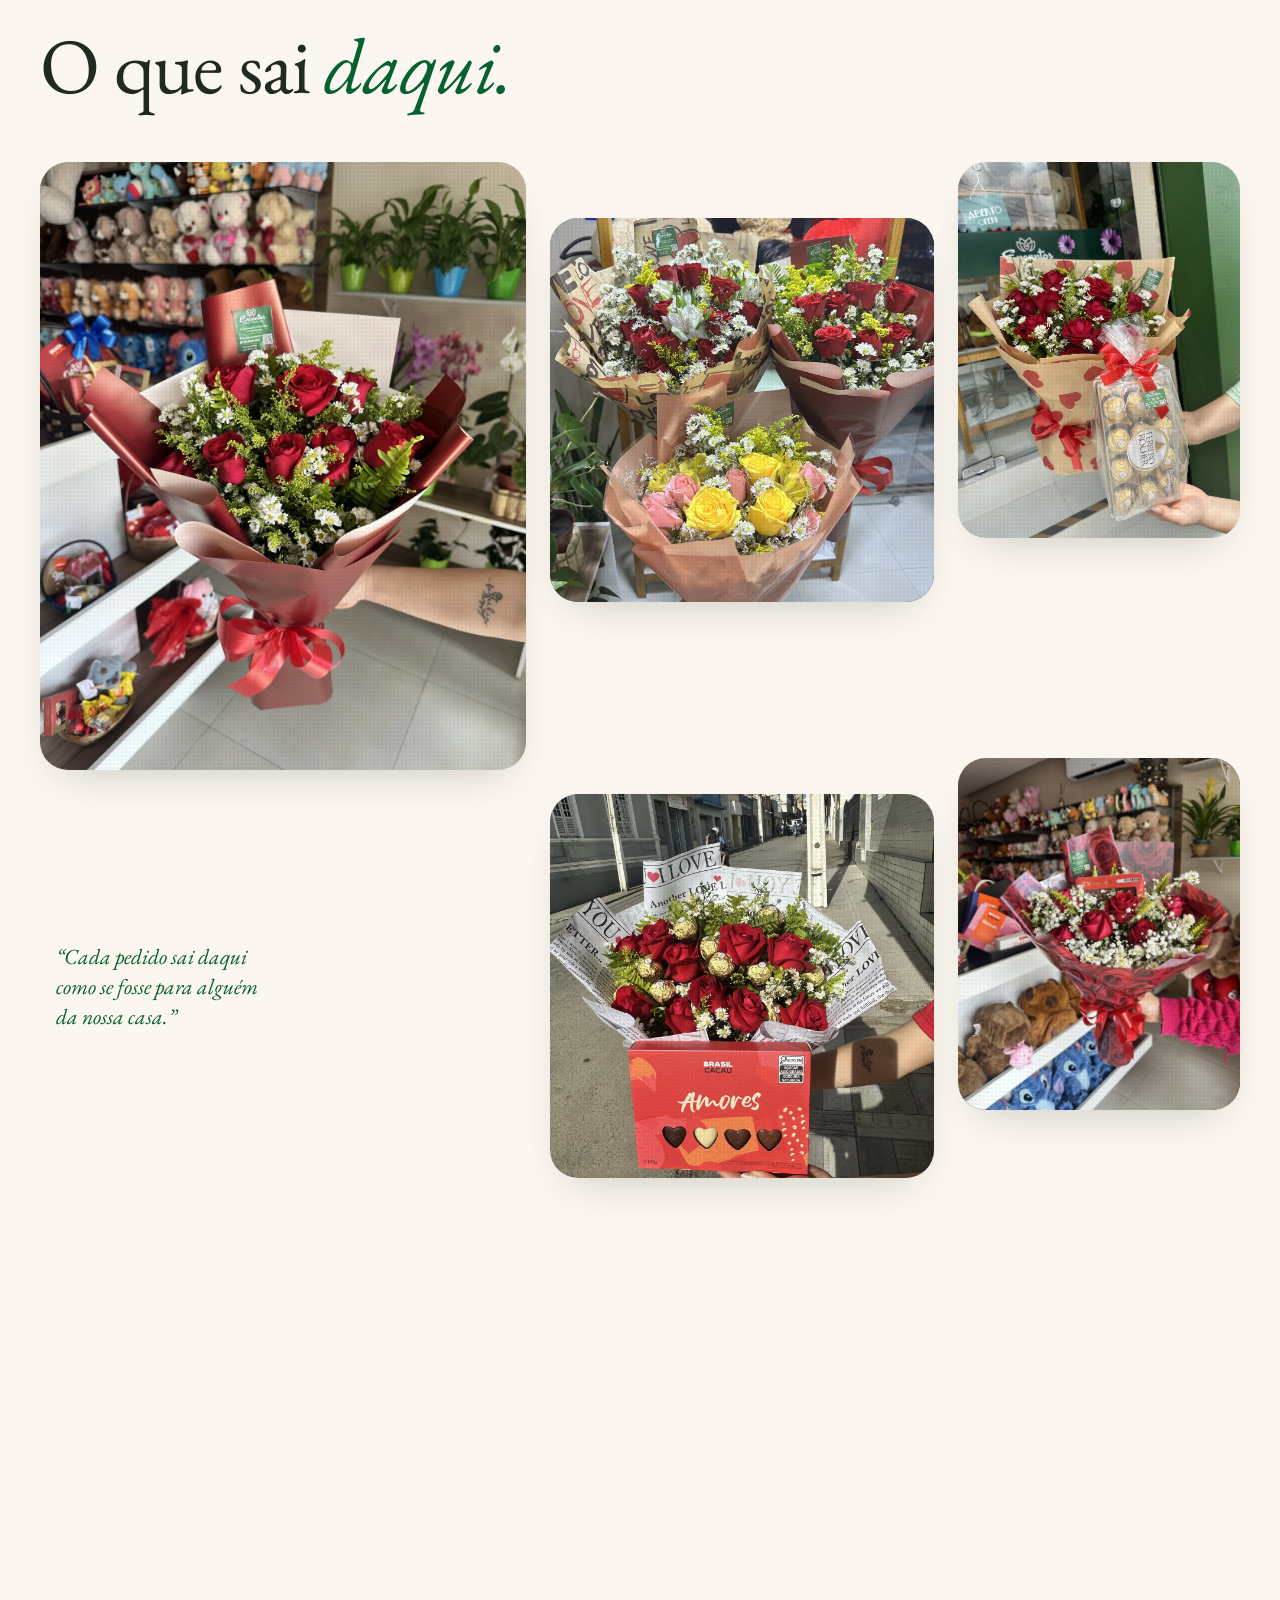
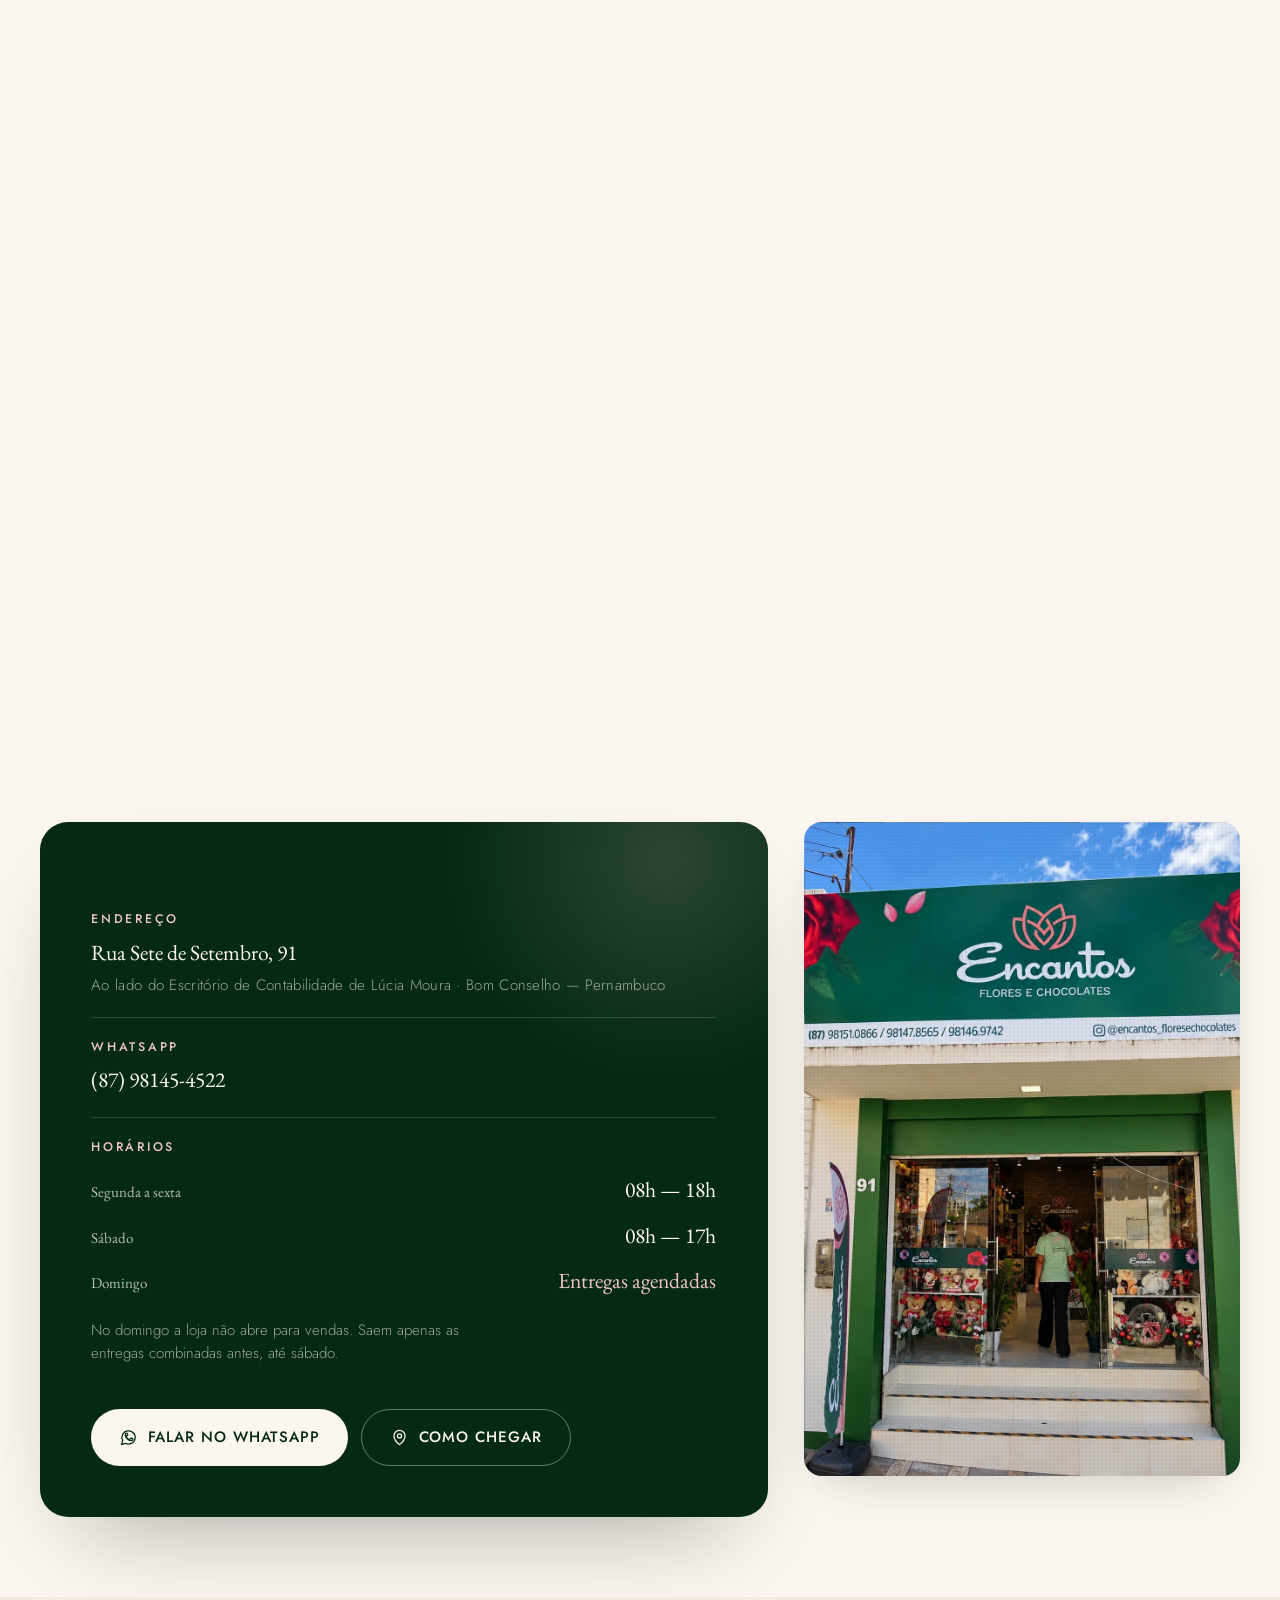
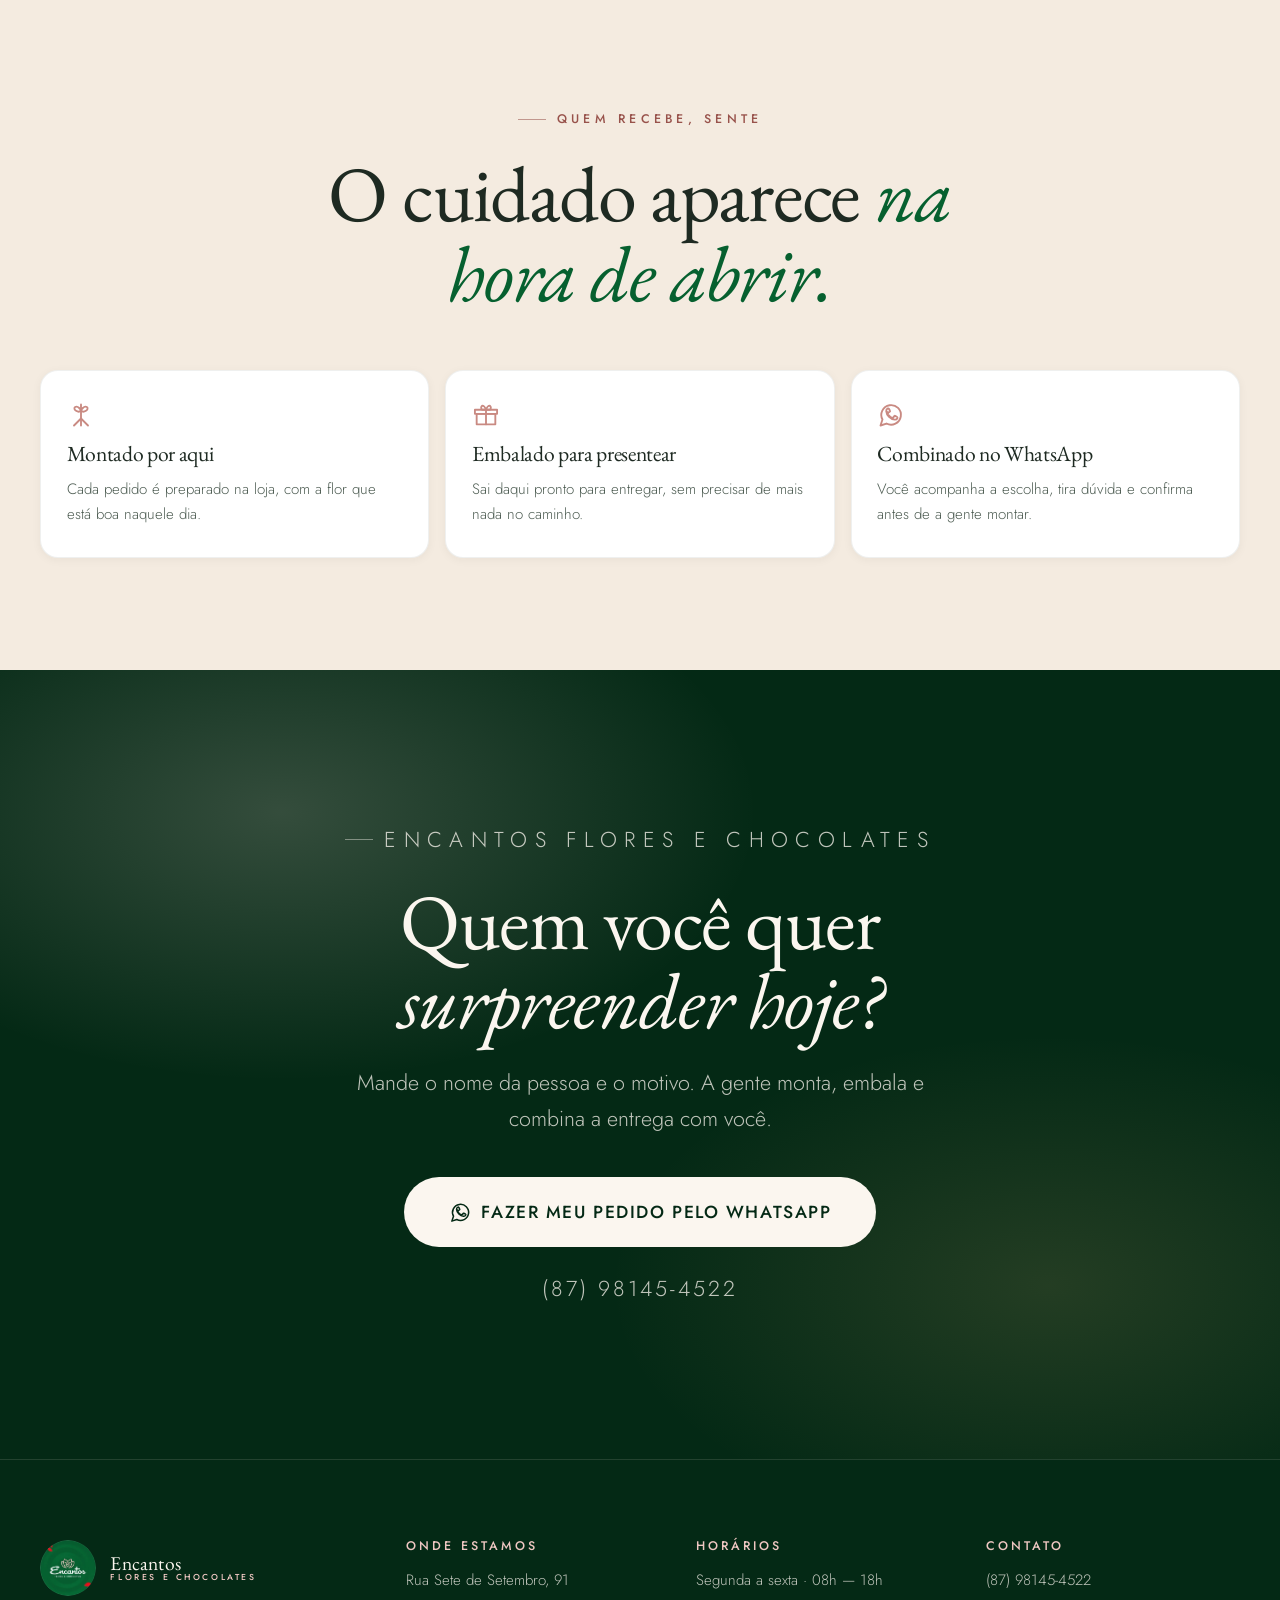
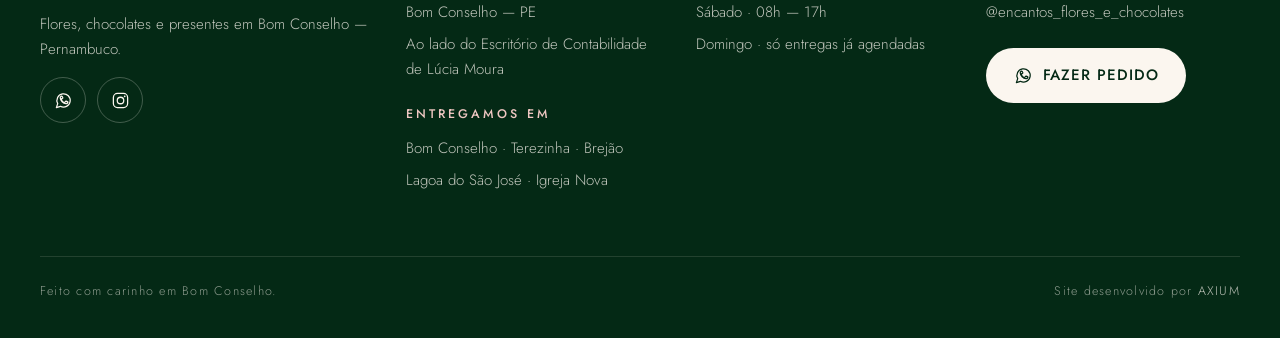
<file: encantos/index.html>
<!DOCTYPE html>
<html lang="pt-BR">
<head>
<meta charset="utf-8">
<meta name="viewport" content="width=device-width, initial-scale=1, viewport-fit=cover">
<title>Encantos Flores e Chocolates — Bom Conselho/PE</title>
<meta name="description" content="Floricultura e chocolates em Bom Conselho — PE. Flores, buquês, chocolates, presentes e coroas de flores. Entrega em Bom Conselho, Terezinha, Brejão, Lagoa do São José e Igreja Nova. Pedidos pelo WhatsApp (87) 98145-4522.">
<meta name="theme-color" content="#06602F">
<link rel="canonical" href="https://encantosfloresechocolates.com.br/">

<meta property="og:type" content="website">
<meta property="og:locale" content="pt_BR">
<meta property="og:site_name" content="Encantos Flores e Chocolates">
<meta property="og:title" content="Encantos Flores e Chocolates — Bom Conselho/PE">
<meta property="og:description" content="Flores, buquês, chocolates, presentes e coroas de flores em Bom Conselho — PE. Peça pelo WhatsApp: (87) 98145-4522.">
<meta property="og:image" content="assets/img/og-image.jpg">
<meta property="og:image:width" content="1200">
<meta property="og:image:height" content="630">
<meta name="twitter:card" content="summary_large_image">
<meta name="twitter:title" content="Encantos Flores e Chocolates — Bom Conselho/PE">
<meta name="twitter:description" content="Flores, buquês, chocolates e presentes em Bom Conselho — PE.">
<meta name="twitter:image" content="assets/img/og-image.jpg">

<link rel="icon" href="assets/img/favicon-64.png" sizes="64x64">
<link rel="apple-touch-icon" href="assets/img/apple-touch-icon.png">

<link rel="preload" as="image" href="assets/img/logo.png">
<link rel="preload" as="font" type="font/woff2" href="assets/fonts/eb-garamond-400-latin.woff2" crossorigin>
<link rel="preload" as="font" type="font/woff2" href="assets/fonts/jost-400-latin.woff2" crossorigin>
<script>document.documentElement.className+=" js";</script>
<link rel="stylesheet" href="assets/css/fonts.css">
<link rel="stylesheet" href="assets/css/style.css">

<script type="application/ld+json">
{
  "@context":"https://schema.org",
  "@type":"Florist",
  "name":"Encantos Flores e Chocolates",
  "description":"Floricultura e chocolates em Bom Conselho, Pernambuco. Flores, buquês, chocolates, presentes e coroas de flores.",
  "image":"assets/img/logo.png",
  "telephone":"+5587981454522",
  "address":{
    "@type":"PostalAddress",
    "streetAddress":"Rua Sete de Setembro, 91",
    "addressLocality":"Bom Conselho",
    "addressRegion":"PE",
    "addressCountry":"BR"
  },
  "sameAs":["https://www.instagram.com/encantos_floresechocolates/"],
  "areaServed":[
    {"@type":"Place","name":"Bom Conselho"},
    {"@type":"Place","name":"Terezinha"},
    {"@type":"Place","name":"Brejão"},
    {"@type":"Place","name":"Lagoa do São José"},
    {"@type":"Place","name":"Igreja Nova"}
  ],
  "makesOffer":[
    {"@type":"Offer","itemOffered":{"@type":"Service","name":"Buquês e arranjos de flores"}},
    {"@type":"Offer","itemOffered":{"@type":"Service","name":"Coroas de flores para velórios e homenagens"}},
    {"@type":"Offer","itemOffered":{"@type":"Service","name":"Chocolates e presentes"}}
  ],
  "openingHoursSpecification":[
    {"@type":"OpeningHoursSpecification","dayOfWeek":["Monday","Tuesday","Wednesday","Thursday","Friday"],"opens":"08:00","closes":"18:00"},
    {"@type":"OpeningHoursSpecification","dayOfWeek":"Saturday","opens":"08:00","closes":"17:00"}
  ]
}
</script>
</head>
<body>
<a class="pular" href="#conteudo">Pular para o conteúdo</a>

<!-- ======================= SPRITE DE ÍCONES / ARTE ======================= -->
<svg width="0" height="0" aria-hidden="true" style="position:absolute" focusable="false">
  <defs>
    <symbol id="i-zap" viewBox="0 0 24 24" fill="none" stroke="currentColor" stroke-width="1.6" stroke-linecap="round" stroke-linejoin="round">
      <path d="M3 21l1.7-5.1A8.4 8.4 0 1 1 8.1 19.3L3 21z"/><path d="M8.6 9.2c.2 1.9 1.3 3.5 3 4.6.5.3 1.1.5 1.7.6.4 0 .7-.2.9-.5l.5-.9c.2-.3.6-.4.9-.2l1.6.9c.3.2.4.6.3.9-.4.9-1.3 1.5-2.3 1.4-3.6-.3-7-3.7-7.3-7.3-.1-1 .5-1.9 1.4-2.3.3-.1.7 0 .9.3l.9 1.6c.2.3.1.7-.2.9l-.9.5c-.3.2-.5.5-.5.9"/>
    </symbol>
    <symbol id="i-insta" viewBox="0 0 24 24" fill="none" stroke="currentColor" stroke-width="1.6" stroke-linecap="round" stroke-linejoin="round">
      <rect x="3" y="3" width="18" height="18" rx="5.2"/><circle cx="12" cy="12" r="4.1"/><circle cx="17.3" cy="6.7" r="1.1" fill="currentColor" stroke="none"/>
    </symbol>
    <symbol id="i-seta" viewBox="0 0 24 24" fill="none" stroke="currentColor" stroke-width="1.6" stroke-linecap="round" stroke-linejoin="round">
      <path d="M5 12h14"/><path d="M13 6l6 6-6 6"/>
    </symbol>
    <symbol id="i-pin" viewBox="0 0 24 24" fill="none" stroke="currentColor" stroke-width="1.6" stroke-linecap="round" stroke-linejoin="round">
      <path d="M12 21s7-5.6 7-11a7 7 0 1 0-14 0c0 5.4 7 11 7 11z"/><circle cx="12" cy="10" r="2.6"/>
    </symbol>
    <symbol id="i-relogio" viewBox="0 0 24 24" fill="none" stroke="currentColor" stroke-width="1.6" stroke-linecap="round" stroke-linejoin="round">
      <circle cx="12" cy="12" r="9"/><path d="M12 7v5.3l3.4 2"/>
    </symbol>
    <symbol id="i-entrega" viewBox="0 0 24 24" fill="none" stroke="currentColor" stroke-width="1.6" stroke-linecap="round" stroke-linejoin="round">
      <path d="M3 7h10v9H3z"/><path d="M13 10h4l3 3v3h-7z"/><circle cx="7" cy="18.5" r="1.8"/><circle cx="17" cy="18.5" r="1.8"/>
    </symbol>
    <symbol id="i-presente" viewBox="0 0 24 24" fill="none" stroke="currentColor" stroke-width="1.6" stroke-linecap="round" stroke-linejoin="round">
      <path d="M4 11h16v9H4z"/><path d="M2.5 7.5h19V11h-19z"/><path d="M12 7.5V20"/>
      <path d="M12 7.5S10.8 4 8.7 4a2.2 2.2 0 0 0 0 3.5H12zM12 7.5S13.2 4 15.3 4a2.2 2.2 0 0 1 0 3.5H12z"/>
    </symbol>
    <symbol id="i-loja" viewBox="0 0 24 24" fill="none" stroke="currentColor" stroke-width="1.6" stroke-linecap="round" stroke-linejoin="round">
      <path d="M4 10v10h16V10"/><path d="M3 4h18l1.2 4.2a3.1 3.1 0 0 1-6 1.2 3.1 3.1 0 0 1-6 0 3.1 3.1 0 0 1-6-1.2z"/><path d="M10 20v-5h4v5"/>
    </symbol>
    <symbol id="i-flor" viewBox="0 0 24 24" fill="none" stroke="currentColor" stroke-width="1.5" stroke-linecap="round" stroke-linejoin="round">
      <path d="M12 12c0-2.7 1.4-4.6 3.4-4.6S18.5 9 17.2 11c1.9-.8 4 .1 4 2.1s-2.3 3-4.2 2.2c1.3 1.8.4 4-1.6 4S12 17.4 12 14.7"/>
      <path d="M12 12c0-2.7-1.4-4.6-3.4-4.6S5.5 9 6.8 11c-1.9-.8-4 .1-4 2.1s2.3 3 4.2 2.2c-1.3 1.8-.4 4 1.6 4S12 17.4 12 14.7"/>
      <path d="M12 14.7V22"/>
    </symbol>
    <symbol id="i-chocolate" viewBox="0 0 24 24" fill="none" stroke="currentColor" stroke-width="1.6" stroke-linecap="round" stroke-linejoin="round">
      <rect x="4.5" y="3" width="15" height="18" rx="1.6"/><path d="M4.5 9h15M4.5 15h15M9.5 3v18M14.5 3v18"/>
    </symbol>
    <symbol id="i-coracao" viewBox="0 0 24 24" fill="none" stroke="currentColor" stroke-width="1.6" stroke-linecap="round" stroke-linejoin="round">
      <path d="M12 20.3S3.8 15.3 3.8 9.4A4.4 4.4 0 0 1 12 7a4.4 4.4 0 0 1 8.2 2.4c0 5.9-8.2 10.9-8.2 10.9z"/>
    </symbol>
    <symbol id="i-fita" viewBox="0 0 24 24" fill="none" stroke="currentColor" stroke-width="1.6" stroke-linecap="round" stroke-linejoin="round">
      <path d="M12 3v18"/><path d="M12 8S9.5 3.5 7 5.2 9.8 11 12 8zM12 8s2.5-4.5 5-2.8S14.2 11 12 8z"/><path d="M6 21l6-6 6 6"/>
    </symbol>
    <symbol id="i-fechar" viewBox="0 0 24 24" fill="none" stroke="currentColor" stroke-width="1.6" stroke-linecap="round">
      <path d="M6 6l12 12M18 6L6 18"/>
    </symbol>
    <symbol id="i-petala" viewBox="0 0 40 40" fill="currentColor">
      <path d="M20 1c8 6 14 12 14 20 0 9-6 16-14 18C12 37 6 30 6 21 6 13 12 7 20 1z" opacity=".85"/>
    </symbol>

    <!-- Composições botânicas usadas nas molduras de fotografia -->
    <symbol id="bot-1" viewBox="0 0 400 500" fill="none" stroke="currentColor" stroke-width="1.1" stroke-linecap="round">
      <g opacity=".5">
        <path d="M200 470V236"/>
        <path d="M200 262c-42-6-70-34-74-76 42 6 70 34 74 76zM200 262c42-6 70-34 74-76-42 6-70 34-74 76z"/>
        <path d="M200 330c-36-5-60-29-64-65 36 5 60 29 64 65zM200 330c36-5 60-29 64-65-36 5-60 29-64 65z"/>
        <path d="M200 236c-30-26-30-66 0-96 30 30 30 70 0 96z"/>
        <path d="M200 236c-52-16-76-56-64-104 48 20 70 58 64 104zM200 236c52-16 76-56 64-104-48 20-70 58-64 104z"/>
        <circle cx="200" cy="132" r="17"/>
        <path d="M118 428c26-14 54-16 84-8M282 428c-26-14-54-16-84-8"/>
      </g>
    </symbol>
    <symbol id="bot-2" viewBox="0 0 400 400" fill="none" stroke="currentColor" stroke-width="1.1" stroke-linecap="round">
      <g opacity=".5">
        <path d="M60 360C124 300 168 232 196 150"/>
        <path d="M196 150c-8-42 8-78 46-104 14 44 0 82-46 104z"/>
        <path d="M168 214c-38-10-58-38-58-80 40 12 60 40 58 80zM178 188c40-6 64-32 68-74-42 8-66 34-68 74z"/>
        <path d="M132 272c-36-8-56-34-58-74 38 10 58 36 58 74zM142 250c38-6 60-30 64-70-40 8-62 32-64 70z"/>
        <path d="M100 322c-30-6-48-28-50-62 32 8 48 30 50 62z"/>
        <circle cx="284" cy="96" r="22"/><circle cx="284" cy="96" r="10"/>
        <path d="M262 62c14-18 36-24 58-16-6 22-24 36-46 34z"/>
      </g>
    </symbol>
    <symbol id="bot-3" viewBox="0 0 400 400" fill="none" stroke="currentColor" stroke-width="1.1" stroke-linecap="round">
      <g opacity=".5">
        <circle cx="200" cy="170" r="16"/><circle cx="200" cy="170" r="38"/><circle cx="200" cy="170" r="62"/>
        <path d="M200 108c-34 0-62 28-62 62M200 108c34 0 62 28 62 62"/>
        <path d="M138 170c0 34 28 62 62 62s62-28 62-62"/>
        <path d="M200 232v148"/>
        <path d="M200 286c-44-4-72-32-76-76 44 4 72 32 76 76zM200 320c44-4 72-32 76-76-44 4-72 32-76 76z"/>
        <path d="M96 116c22 6 36 22 40 46M304 116c-22 6-36 22-40 46"/>
      </g>
    </symbol>
  </defs>
</svg>

<!-- ============================== NAVEGAÇÃO ============================== -->
<header class="nav" id="nav">
  <div class="nav__in">
    <a class="marca" href="#topo" aria-label="Encantos Flores e Chocolates — início">
      <img src="assets/img/logo.png" width="46" height="46" alt="" fetchpriority="high">
      <span class="marca__txt">
        <span class="marca__n">Encantos</span>
        <span class="marca__s">Flores e Chocolates</span>
      </span>
    </a>

    <nav class="nav__links" aria-label="Navegação principal">
      <a href="#presentes">Presentes</a>
      <a href="#destaques">Flores</a>
      <a href="#chocolates">Chocolates</a>
      <a href="#coroas">Coroas</a>
      <a href="#sobre">Sobre</a>
      <a href="#localizacao">Localização</a>
    </nav>

    <a class="btn btn--p nav__cta" href="https://wa.me/5587981454522?text=Ol%C3%A1%21%20Vim%20pelo%20site%20e%20gostaria%20de%20fazer%20um%20pedido." target="_blank" rel="noopener">
      <svg aria-hidden="true"><use href="#i-zap"></use></svg> Fazer pedido
    </a>

    <button class="hamb" id="hamb" aria-expanded="false" aria-controls="menu" aria-label="Abrir menu">
      <span></span><span></span><span></span>
    </button>
  </div>
</header>

<div class="menu" id="menu" data-aberto="false" role="dialog" aria-modal="true" aria-label="Menu de navegação">
  <button class="menu__fechar" id="fechar-menu" aria-label="Fechar menu"><svg aria-hidden="true"><use href="#i-fechar"></use></svg></button>
  <nav aria-label="Navegação do menu">
    <a class="menu__l" href="#presentes">Presentes</a>
    <a class="menu__l" href="#destaques">Flores</a>
    <a class="menu__l" href="#chocolates">Chocolates</a>
    <a class="menu__l" href="#opcoes-chocolate">Opções de chocolate</a>
    <a class="menu__l" href="#momentos">Momentos</a>
    <a class="menu__l" href="#coroas">Coroas de flores</a>
    <a class="menu__l" href="#sobre">Sobre</a>
    <a class="menu__l" href="#localizacao">Localização</a>
  </nav>
  <div class="menu__rodape">
    <a class="btn btn--claro" href="https://wa.me/5587981454522?text=Ol%C3%A1%21%20Vim%20pelo%20site%20e%20gostaria%20de%20fazer%20um%20pedido." target="_blank" rel="noopener">
      <svg aria-hidden="true"><use href="#i-zap"></use></svg> Fazer meu pedido
    </a>
    <small>Rua Sete de Setembro, 91 — Bom Conselho/PE</small>
    <small>(87) 98145-4522</small>
  </div>
</div>

<main id="conteudo">

<!-- ================================ HERO ================================ -->
<section class="hero" id="topo">
  <div class="hero__fundo" aria-hidden="true"></div>
  <div class="petalas" id="petalas" aria-hidden="true"></div>

  <div class="envol hero__grade">
    <div class="hero__texto">
      <img class="hero__selo" src="assets/img/logo.png" width="76" height="76" alt="Logotipo da Encantos Flores e Chocolates" fetchpriority="high">
      <p class="rotulo">Bom Conselho — Pernambuco</p>
      <h1>
        <span class="l"><span>Algumas coisas</span></span>
        <span class="l"><span>ficam melhores</span></span>
        <span class="l"><span><em>ditas em flor.</em></span></span>
      </h1>
      <p class="texto hero__sub">Floricultura e chocolates na Rua Sete de Setembro. Conte para quem é e qual é a ocasião — a gente monta o presente com você pelo WhatsApp.</p>

      <div class="hero__acoes">
        <a class="btn btn--p" href="https://wa.me/5587981454522?text=Ol%C3%A1%21%20Vim%20pelo%20site%20e%20quero%20montar%20um%20presente." target="_blank" rel="noopener">
          <svg aria-hidden="true"><use href="#i-zap"></use></svg> Fazer meu pedido
        </a>
        <a class="btn btn--s" href="#presentes">Conhecer a Encantos</a>
      </div>

      <dl class="hero__meta">
        <div><dt>Onde estamos</dt><dd>Rua Sete de Setembro, 91</dd></div>
        <div><dt>Segunda a sexta</dt><dd>08h às 18h</dd></div>
        <div><dt>Domingo</dt><dd>Entregas agendadas</dd></div>
      </dl>
    </div>

    <div class="hero__arte rev">
      <div class="ph ph--arco ph--credito hero__moldura" data-foto="hero">
        <div class="ph__foto"></div>
        <div class="ph__arte" aria-hidden="true" style="color:rgba(6,96,47,.34)"><svg preserveAspectRatio="xMidYMid slice"><use href="#bot-1"></use></svg></div>
        <span class="ph__nota">Ediane Feitosa · Proprietária</span>
      </div>
      <p class="hero__etiqueta"><svg aria-hidden="true"><use href="#i-fita"></use></svg> Montado na loja</p>
    </div>
  </div>
</section>

<!-- =============================== FAIXA =============================== -->
<div class="faixa" aria-hidden="true">
  <div class="faixa__trilho">
    <span>Flores</span><span>Buquês</span><span>Chocolates</span><span>Presentes</span><span>Domingo com entrega agendada</span><span>Bom Conselho — PE</span>
  </div>
  <div class="faixa__trilho">
    <span>Flores</span><span>Buquês</span><span>Chocolates</span><span>Presentes</span><span>Domingo com entrega agendada</span><span>Bom Conselho — PE</span>
  </div>
</div>

<!-- ========================== O PRESENTE CERTO ========================== -->
<section class="secao" id="presentes">
  <div class="envol presente">
    <div class="presente__texto rev">
      <p class="rotulo">O presente certo</p>
      <h2 class="titulo" style="margin-top:1.2rem">Você não precisa chegar <em>sabendo o que quer.</em></h2>
      <p class="texto" style="margin-top:1.4rem">Diga o motivo, para quem é e mais ou menos quanto você pretende gastar. O resto a gente resolve junto — da flor à embalagem.</p>
      <a class="link-seta" style="margin-top:1.6rem" href="https://wa.me/5587981454522?text=Ol%C3%A1%21%20Preciso%20de%20ajuda%20para%20escolher%20um%20presente." target="_blank" rel="noopener">
        Me ajudem a escolher <svg aria-hidden="true"><use href="#i-seta"></use></svg>
      </a>
    </div>

    <ul class="cats rev" data-atraso="1">
      <li><a class="cat" href="https://wa.me/5587981454522?text=Ol%C3%A1%21%20Gostaria%20de%20ver%20op%C3%A7%C3%B5es%20de%20flores." target="_blank" rel="noopener">
        <span class="cat__n">01</span>
        <span class="cat__t">Flores<span class="cat__d">Consulte as opções disponíveis no dia</span></span>
        <svg class="cat__i" aria-hidden="true"><use href="#i-flor"></use></svg>
      </a></li>
      <li><a class="cat" href="https://wa.me/5587981454522?text=Ol%C3%A1%21%20Gostaria%20de%20ver%20op%C3%A7%C3%B5es%20de%20buqu%C3%AAs." target="_blank" rel="noopener">
        <span class="cat__n">02</span>
        <span class="cat__t">Buquês<span class="cat__d">Para entregar em mãos ou levar na hora</span></span>
        <svg class="cat__i" aria-hidden="true"><use href="#i-fita"></use></svg>
      </a></li>
      <li><a class="cat" href="https://wa.me/5587981454522?text=Ol%C3%A1%21%20Gostaria%20de%20ver%20op%C3%A7%C3%B5es%20de%20chocolates." target="_blank" rel="noopener">
        <span class="cat__n">03</span>
        <span class="cat__t">Chocolates<span class="cat__d">Sozinhos ou acompanhando as flores</span></span>
        <svg class="cat__i" aria-hidden="true"><use href="#i-chocolate"></use></svg>
      </a></li>
      <li><a class="cat" href="https://wa.me/5587981454522?text=Ol%C3%A1%21%20Gostaria%20de%20ver%20op%C3%A7%C3%B5es%20de%20presentes." target="_blank" rel="noopener">
        <span class="cat__n">04</span>
        <span class="cat__t">Presentes<span class="cat__d">Consulte o que temos na loja hoje</span></span>
        <svg class="cat__i" aria-hidden="true"><use href="#i-presente"></use></svg>
      </a></li>
      <li><a class="cat" href="https://wa.me/5587981454522?text=Ol%C3%A1%21%20Quero%20montar%20uma%20combina%C3%A7%C3%A3o%20de%20flores%20com%20chocolate." target="_blank" rel="noopener">
        <span class="cat__n">05</span>
        <span class="cat__t">Combinações<span class="cat__d">Flores, chocolate e um cartão escrito à mão</span></span>
        <svg class="cat__i" aria-hidden="true"><use href="#i-coracao"></use></svg>
      </a></li>
      <li><a class="cat" href="#coroas">
        <span class="cat__n">06</span>
        <span class="cat__t">Coroas de flores<span class="cat__d">Para velórios e homenagens</span></span>
        <svg class="cat__i" aria-hidden="true"><use href="#i-flor"></use></svg>
      </a></li>
    </ul>
  </div>
</section>

<!-- ============================= DESTAQUES ============================= -->
<section class="secao secao--creme2" id="destaques">
  <div class="envol">
    <div class="cabeca rev">
      <p class="rotulo">Na loja</p>
      <h2 class="titulo-g">Escolha o seu <em>jeito de encantar.</em></h2>
      <p class="texto">O que sai daqui muda conforme a estação e o que chega fresco na semana. Pergunte pelo WhatsApp o que temos hoje.</p>
    </div>

    <div class="destaques">
      <article class="dest dest--a rev">
        <div class="ph ph--suave dest__cima ph-a" data-foto="buques">
          <div class="ph__foto"></div>
          <div class="ph__arte" aria-hidden="true" style="color:rgba(6,96,47,.3)"><svg preserveAspectRatio="xMidYMid slice"><use href="#bot-2"></use></svg></div>
          <span class="ph__nota">Buquês</span>
        </div>
        <div>
          <h3>Buquês</h3>
          <p>Montados para a ocasião, embalados para chegar bonitos na mão de quem recebe.</p>
        </div>
      </article>

      <article class="dest dest--b rev" data-atraso="1">
        <div class="ph ph--suave dest__larga ph--choc" data-foto="chocolates">
          <div class="ph__foto"></div>
          <div class="ph__arte" aria-hidden="true" style="color:rgba(251,246,239,.28)"><svg preserveAspectRatio="xMidYMid slice"><use href="#bot-3"></use></svg></div>
          <span class="ph__nota">Chocolates</span>
        </div>
        <div>
          <h3>Chocolates</h3>
          <p>Para acompanhar as flores — ou para ir sozinho, quando o recado é doce.</p>
        </div>
      </article>

      <article class="dest dest--c rev">
        <div class="ph ph--suave dest__cima ph-g3 ph-c" data-foto="presentes">
          <div class="ph__foto"></div>
          <div class="ph__arte" aria-hidden="true" style="color:rgba(6,96,47,.28)"><svg preserveAspectRatio="xMidYMid slice"><use href="#bot-1"></use></svg></div>
          <span class="ph__nota">Presentes</span>
        </div>
        <div>
          <h3>Presentes</h3>
          <p>Peças que ficam depois que a flor passa. Consulte o que há na loja hoje.</p>
        </div>
      </article>

      <article class="dest dest--d rev" data-atraso="1">
        <div class="ph ph--suave dest__cima ph-g3 ph-d" data-foto="arranjos">
          <div class="ph__foto"></div>
          <div class="ph__arte" aria-hidden="true" style="color:rgba(6,96,47,.28)"><svg preserveAspectRatio="xMidYMid slice"><use href="#bot-2"></use></svg></div>
          <span class="ph__nota">Arranjos</span>
        </div>
        <div>
          <h3>Arranjos</h3>
          <p>Para a mesa da sala, o balcão da loja, a recepção — de pé sozinho, sem vaso extra.</p>
        </div>
      </article>

      <article class="dest dest--e rev" data-atraso="2">
        <div class="ph ph--suave dest__cima ph-g2 ph-b" data-foto="combinacoes">
          <div class="ph__foto"></div>
          <div class="ph__arte" aria-hidden="true" style="color:rgba(196,138,130,.5)"><svg preserveAspectRatio="xMidYMid slice"><use href="#bot-3"></use></svg></div>
          <span class="ph__nota">Combinações</span>
        </div>
        <div>
          <h3>Combinações</h3>
          <p>Flor, chocolate e cartão na mesma entrega. A forma mais fácil de acertar.</p>
        </div>
      </article>
    </div>

    <p style="margin-top:var(--s-4)" class="rev">
      <a class="link-seta" href="https://wa.me/5587981454522?text=Ol%C3%A1%21%20O%20que%20voc%C3%AAs%20t%C3%AAm%20dispon%C3%ADvel%20hoje%3F" target="_blank" rel="noopener">
        Ver o que temos hoje <svg aria-hidden="true"><use href="#i-seta"></use></svg>
      </a>
    </p>
  </div>
</section>

<!-- ============================= MOMENTOS ============================= -->
<section class="secao secao--verde claro" id="momentos">
  <div class="envol">
    <div class="cabeca rev" style="max-width:600px">
      <p class="rotulo rotulo--claro">Motivos</p>
      <h2 class="titulo-g">Quase sempre tem <em>um motivo.</em></h2>
    </div>

    <ul class="momentos">
      <li class="momento rev"><span class="momento__n">01</span>
        <span class="momento__t">Para dizer que ama<span class="momento__d">Sem precisar esperar uma data no calendário.</span></span></li>
      <li class="momento rev"><span class="momento__n">02</span>
        <span class="momento__t">Para comemorar<span class="momento__d">Aniversário, aprovação, casa nova, contrato assinado.</span></span></li>
      <li class="momento rev"><span class="momento__n">03</span>
        <span class="momento__t">Para pedir desculpas<span class="momento__d">Quando a mensagem no celular não vai dar conta.</span></span></li>
      <li class="momento rev"><span class="momento__n">04</span>
        <span class="momento__t">Para agradecer<span class="momento__d">A quem esteve por perto e não cobrou nada por isso.</span></span></li>
      <li class="momento rev"><span class="momento__n">05</span>
        <span class="momento__t">Para lembrar de alguém<span class="momento__d">Mãe, avó, madrinha, a amiga que mora longe.</span></span></li>
      <li class="momento rev"><span class="momento__n">06</span>
        <span class="momento__t">Sem motivo nenhum<span class="momento__d">Que costuma ser o melhor dos motivos.</span></span></li>
    </ul>

    <div style="margin-top:var(--s-5)" class="rev">
      <a class="btn btn--claro" href="https://wa.me/5587981454522?text=Ol%C3%A1%21%20Quero%20presentear%20algu%C3%A9m.%20Podem%20me%20ajudar%20a%20escolher%3F" target="_blank" rel="noopener">
        <svg aria-hidden="true"><use href="#i-zap"></use></svg> Contar o meu motivo
      </a>
    </div>
  </div>
</section>

<!-- ============================ CHOCOLATES ============================ -->
<section class="secao secao--choc claro" id="chocolates">
  <div class="envol choc-grade">
    <div class="choc-grade__texto rev">
      <p class="rotulo">Chocolates</p>
      <div class="fio-ouro" aria-hidden="true"></div>
      <h2 class="titulo-g">A flor entrega o recado. <em>O chocolate faz ficar.</em></h2>
      <p class="texto" style="margin-top:1.4rem">Tem gente que se emociona com a flor e tem gente que abre o chocolate primeiro. Aqui dá para mandar os dois na mesma entrega.</p>
      <div style="margin-top:var(--s-4);display:flex;flex-wrap:wrap;gap:.9rem">
        <a class="btn btn--claro" href="https://wa.me/5587981454522?text=Ol%C3%A1%21%20Quais%20chocolates%20voc%C3%AAs%20t%C3%AAm%20dispon%C3%ADveis%3F" target="_blank" rel="noopener">
          <svg aria-hidden="true"><use href="#i-zap"></use></svg> Ver opções pelo WhatsApp
        </a>
        <a class="btn btn--contorno-claro" href="#localizacao">Passar na loja</a>
      </div>
    </div>

    <div class="choc-grade__arte rev" data-atraso="1">
      <div class="ph ph--organica ph--choc" data-foto="chocolate-destaque">
        <div class="ph__foto"></div>
        <div class="ph__arte" aria-hidden="true" style="color:rgba(201,166,107,.45)"><svg preserveAspectRatio="xMidYMid slice"><use href="#bot-3"></use></svg></div>
        <span class="ph__nota">Chocolates · Encantos</span>
      </div>
    </div>
  </div>

  <!-- opções de chocolate, uma a uma -->
  <div class="envol opcoes" id="opcoes-chocolate">
    <div class="opcoes__cabeca rev">
      <h3>As opções da loja</h3>
      <p>O que está na prateleira muda ao longo da semana. Mande uma mensagem para confirmar o que tem hoje.</p>
    </div>

    <ul class="opcoes__grade">
      <li class="opcao rev">
        <div class="ph ph--suave ph--choc" data-foto="choc-1">
          <div class="ph__foto"></div>
          <div class="ph__arte" aria-hidden="true" style="color:rgba(201,166,107,.4)"><svg preserveAspectRatio="xMidYMid slice"><use href="#bot-3"></use></svg></div>
        </div>
        <span class="opcao__nome">Ferrero Rocher e Raffaello</span>
      </li>
      <li class="opcao rev" data-atraso="1">
        <div class="ph ph--suave ph--choc" data-foto="choc-2">
          <div class="ph__foto"></div>
          <div class="ph__arte" aria-hidden="true" style="color:rgba(201,166,107,.4)"><svg preserveAspectRatio="xMidYMid slice"><use href="#bot-2"></use></svg></div>
        </div>
        <span class="opcao__nome">Lindt Lindor</span>
      </li>
      <li class="opcao rev" data-atraso="2">
        <div class="ph ph--suave ph--choc" data-foto="choc-3">
          <div class="ph__foto"></div>
          <div class="ph__arte" aria-hidden="true" style="color:rgba(201,166,107,.4)"><svg preserveAspectRatio="xMidYMid slice"><use href="#bot-1"></use></svg></div>
        </div>
        <span class="opcao__nome">Bombons sortidos</span>
      </li>
      <li class="opcao rev">
        <div class="ph ph--suave ph--choc" data-foto="choc-4">
          <div class="ph__foto"></div>
          <div class="ph__arte" aria-hidden="true" style="color:rgba(201,166,107,.4)"><svg preserveAspectRatio="xMidYMid slice"><use href="#bot-2"></use></svg></div>
        </div>
        <span class="opcao__nome">Barras e tabletes</span>
      </li>
      <li class="opcao rev" data-atraso="1">
        <div class="ph ph--suave ph--choc" data-foto="choc-5">
          <div class="ph__foto"></div>
          <div class="ph__arte" aria-hidden="true" style="color:rgba(201,166,107,.4)"><svg preserveAspectRatio="xMidYMid slice"><use href="#bot-3"></use></svg></div>
        </div>
        <span class="opcao__nome">Kits e cestas montadas</span>
      </li>
      <li class="opcao rev" data-atraso="2">
        <div class="ph ph--suave ph--choc" data-foto="choc-6">
          <div class="ph__foto"></div>
          <div class="ph__arte" aria-hidden="true" style="color:rgba(201,166,107,.4)"><svg preserveAspectRatio="xMidYMid slice"><use href="#bot-1"></use></svg></div>
        </div>
        <span class="opcao__nome">Caixas para presente</span>
      </li>
    </ul>

    <p class="opcoes__cta rev">
      <a class="btn btn--claro" href="https://wa.me/5587981454522?text=Ol%C3%A1%21%20Quero%20saber%20quais%20chocolates%20est%C3%A3o%20dispon%C3%ADveis%20hoje." target="_blank" rel="noopener">
        <svg aria-hidden="true"><use href="#i-zap"></use></svg> Confirmar o que tem hoje
      </a>
    </p>
  </div>
</section>

<!-- ============================== GALERIA ============================== -->
<section class="secao" id="galeria">
  <div class="envol">
    <div class="cabeca rev">
      <p class="rotulo">Galeria</p>
      <h2 class="titulo-g">O que sai <em>daqui.</em></h2>
    </div>

    <div class="galeria">
      <div class="ph ga g1 ph-a rev" data-foto="galeria-1">
        <div class="ph__foto"></div>
        <div class="ph__arte" aria-hidden="true" style="color:rgba(6,96,47,.3)"><svg preserveAspectRatio="xMidYMid slice"><use href="#bot-2"></use></svg></div>
        <span class="ph__nota">Galeria 01</span>
      </div>
      <div class="ph gb g2 ph--verde rev" data-atraso="1" data-foto="galeria-2">
        <div class="ph__foto"></div>
        <div class="ph__arte" aria-hidden="true" style="color:rgba(251,246,239,.3)"><svg preserveAspectRatio="xMidYMid slice"><use href="#bot-3"></use></svg></div>
        <span class="ph__nota">Galeria 02</span>
      </div>
      <div class="ph gc g3 ph-g2 ph-c rev" data-atraso="2" data-foto="galeria-3">
        <div class="ph__foto"></div>
        <div class="ph__arte" aria-hidden="true" style="color:rgba(196,138,130,.48)"><svg preserveAspectRatio="xMidYMid slice"><use href="#bot-1"></use></svg></div>
        <span class="ph__nota">Galeria 03</span>
      </div>

      <p class="galeria__nota rev">“Cada pedido sai daqui<br>como se fosse para alguém<br>da nossa casa.”</p>

      <div class="ph gd g4 ph-g3 ph-b rev" data-foto="galeria-4">
        <div class="ph__foto"></div>
        <div class="ph__arte" aria-hidden="true" style="color:rgba(6,96,47,.28)"><svg preserveAspectRatio="xMidYMid slice"><use href="#bot-3"></use></svg></div>
        <span class="ph__nota">Galeria 04</span>
      </div>
      <div class="ph ge g5 ph--choc rev" data-atraso="1" data-foto="galeria-5">
        <div class="ph__foto"></div>
        <div class="ph__arte" aria-hidden="true" style="color:rgba(201,166,107,.4)"><svg preserveAspectRatio="xMidYMid slice"><use href="#bot-2"></use></svg></div>
        <span class="ph__nota">Galeria 05</span>
      </div>
    </div>
  </div>
</section>

<!-- ========================= COROAS DE FLORES ========================= -->
<section class="secao" id="coroas">
  <div class="envol coroas">
    <div class="coroas__arte rev">
      <div class="ph ph--arco ph-g3 ph-a" data-foto="coroas">
        <div class="ph__foto"></div>
        <div class="ph__arte" aria-hidden="true" style="color:rgba(6,96,47,.3)"><svg preserveAspectRatio="xMidYMid slice"><use href="#bot-3"></use></svg></div>
        <span class="ph__nota">Coroas de flores</span>
      </div>
    </div>

    <div class="coroas__texto rev" data-atraso="1">
      <p class="rotulo">Coroas de flores</p>
      <h2 class="titulo" style="margin-top:1.2rem">Uma hora em que ninguém quer <em>estar escolhendo flores.</em></h2>
      <p class="texto" style="margin-top:1.4rem">A Encantos monta coroas de flores para velórios e homenagens. Fale com a gente
      pelo WhatsApp, diga para onde precisa ir e a gente cuida da montagem e da entrega no local.</p>

      <ul class="coroas__itens">
        <li><svg aria-hidden="true"><use href="#i-fita"></use></svg><span>Montagem feita na loja</span></li>
        <li><svg aria-hidden="true"><use href="#i-entrega"></use></svg><span>Entrega combinada no local</span></li>
        <li><svg aria-hidden="true"><use href="#i-zap"></use></svg><span>Atendimento direto no WhatsApp</span></li>
      </ul>

      <a class="btn btn--p" style="margin-top:var(--s-3)" href="https://wa.me/5587981454522?text=Ol%C3%A1%21%20Preciso%20de%20uma%20coroa%20de%20flores." target="_blank" rel="noopener">
        <svg aria-hidden="true"><use href="#i-zap"></use></svg> Falar sobre uma coroa
      </a>
      <p class="coroas__aviso">Consulte disponibilidade e prazo de entrega pelo WhatsApp.</p>
    </div>
  </div>
</section>

<!-- ============================== ENTREGA ============================== -->
<section class="secao secao--creme2" id="entrega">
  <div class="envol entrega">
    <div class="rev">
      <p class="rotulo">Entrega</p>
      <h2 class="titulo" style="margin-top:1.2rem">Levamos até <em>a porta dela.</em></h2>
      <p class="texto" style="margin-top:1.4rem">Entregamos em Bom Conselho e na região. Mande o endereço pelo WhatsApp
      que a gente confirma a entrega e o melhor horário para chegar.</p>

      <ul class="cidades" aria-label="Localidades atendidas">
        <li>Bom Conselho</li>
        <li>Terezinha</li>
        <li>Brejão</li>
        <li>Lagoa do São José</li>
        <li>Igreja Nova</li>
      </ul>
      <p class="cidades__nota">Está em outra localidade? Consulte pelo WhatsApp.</p>
      <a class="btn btn--p" style="margin-top:var(--s-3)" href="https://wa.me/5587981454522?text=Ol%C3%A1%21%20Gostaria%20de%20consultar%20a%20entrega%20para%20um%20endere%C3%A7o." target="_blank" rel="noopener">
        <svg aria-hidden="true"><use href="#i-zap"></use></svg> Consultar entrega
      </a>
    </div>

    <div class="cartoes rev" data-atraso="1">
      <div class="cartao">
        <svg aria-hidden="true"><use href="#i-entrega"></use></svg>
        <h3>Bom Conselho e região</h3>
        <p>Terezinha, Brejão, Lagoa do São José e Igreja Nova. Outras localidades, consulte.</p>
      </div>
      <div class="destaque-domingo">
        <svg aria-hidden="true"><use href="#i-relogio"></use></svg>
        <h3>Domingo é só entrega</h3>
        <p>No domingo a loja não abre e não fazemos vendas. Entregamos apenas os pedidos
        que já foram fechados e agendados durante a semana — combine até sábado.</p>
      </div>
      <div class="cartao">
        <svg aria-hidden="true"><use href="#i-loja"></use></svg>
        <h3>Passar na loja</h3>
        <p>Rua Sete de Setembro, 91 — ao lado do escritório de contabilidade de Lúcia Moura.</p>
      </div>
      <div class="cartao">
        <svg aria-hidden="true"><use href="#i-relogio"></use></svg>
        <h3>Sem fechar para almoço</h3>
        <p>De segunda a sexta atendemos direto, das 08h às 18h.</p>
      </div>
    </div>
  </div>
</section>

<!-- =============================== SOBRE =============================== -->
<section class="secao" id="sobre">
  <div class="envol sobre">
    <div class="rev">
      <img class="sobre__marca" src="assets/img/logo.png" width="104" height="104" alt="Logotipo da Encantos Flores e Chocolates" loading="lazy">
      <p class="rotulo">A Encantos</p>
      <h2 class="titulo" style="margin-top:1.2rem">Flores e chocolates <em>no mesmo balcão.</em></h2>
      <p class="texto" style="margin-top:1.4rem">A Encantos é uma floricultura de Bom Conselho que trabalha com flores, chocolates e presentes. A ideia é simples: reunir num lugar só o que a pessoa precisa para transformar um dia comum em alguma coisa que fica na memória de quem recebe.</p>
      <p class="texto" style="margin-top:1rem">Quem chega aqui quase sempre chega com pressa e sem saber o que levar. A gente gosta dessa parte — ajudar a escolher.</p>
      <p class="assinatura">Encantos Flores e Chocolates</p>
    </div>

    <div class="sobre__arte rev" data-atraso="1">
      <div class="ph ph--arco ph-g2 ph-b" data-foto="sobre">
        <div class="ph__foto"></div>
        <div class="ph__arte" aria-hidden="true" style="color:rgba(6,96,47,.32)"><svg preserveAspectRatio="xMidYMid slice"><use href="#bot-1"></use></svg></div>
        <span class="ph__nota">Encantos · Bom Conselho</span>
      </div>
    </div>
  </div>
</section>

<!-- ============================ LOCALIZAÇÃO ============================ -->
<section class="secao secao--compacta" id="localizacao">
  <div class="envol">
    <div class="cabeca rev">
      <p class="rotulo">Localização</p>
      <h2 class="titulo-g">Venha <em>nos encontrar.</em></h2>
    </div>

    <div class="local">
      <div class="local__painel claro rev">
        <dl>
          <div class="local__linha">
            <dt>Endereço</dt>
            <dd>Rua Sete de Setembro, 91
              <small>Ao lado do Escritório de Contabilidade de Lúcia Moura · Bom Conselho — Pernambuco</small>
            </dd>
          </div>
          <div class="local__linha">
            <dt>WhatsApp</dt>
            <dd><a href="https://wa.me/5587981454522" target="_blank" rel="noopener">(87) 98145-4522</a></dd>
          </div>
          <div class="local__linha">
            <dt>Horários</dt>
            <dd>
              <div class="horarios">
                <div class="horario"><span>Segunda a sexta</span><span>08h — 18h</span></div>
                <div class="horario"><span>Sábado</span><span>08h — 17h</span></div>
                <div class="horario horario--destaque"><span>Domingo</span><span>Entregas agendadas</span></div>
                <p class="horario__nota">No domingo a loja não abre para vendas. Saem apenas as entregas
                combinadas antes, até sábado.</p>
              </div>
            </dd>
          </div>
        </dl>

        <div class="local__acoes">
          <a class="btn btn--claro" href="https://wa.me/5587981454522?text=Ol%C3%A1%21%20Vim%20pelo%20site%20e%20gostaria%20de%20fazer%20um%20pedido." target="_blank" rel="noopener">
            <svg aria-hidden="true"><use href="#i-zap"></use></svg> Falar no WhatsApp
          </a>
          <a class="btn btn--contorno-claro" href="https://www.google.com/maps/search/?api=1&query=Rua%20Sete%20de%20Setembro%2C%2091%2C%20Bom%20Conselho%20-%20PE" target="_blank" rel="noopener">
            <svg aria-hidden="true"><use href="#i-pin"></use></svg> Como chegar
          </a>
        </div>
      </div>

      <div class="ph ph--suave ph-g3 ph-d rev" data-atraso="1" data-foto="fachada">
        <div class="ph__foto"></div>
        <div class="ph__arte" aria-hidden="true" style="color:rgba(6,96,47,.3)"><svg preserveAspectRatio="xMidYMid slice"><use href="#bot-2"></use></svg></div>
        <span class="ph__nota">Fachada da loja</span>
      </div>
    </div>
  </div>
</section>

<!-- ============================= CONFIANÇA ============================= -->
<section class="secao secao--creme2" id="confianca">
  <div class="envol">
    <div class="cabeca cabeca--centro rev">
      <p class="rotulo rotulo--centro">Quem recebe, sente</p>
      <h2 class="titulo-g" style="text-align:center">O cuidado aparece <em>na hora de abrir.</em></h2>
    </div>

    <div class="confianca">
      <div class="conf rev">
        <svg aria-hidden="true"><use href="#i-fita"></use></svg>
        <h3>Montado por aqui</h3>
        <p>Cada pedido é preparado na loja, com a flor que está boa naquele dia.</p>
      </div>
      <div class="conf rev" data-atraso="1">
        <svg aria-hidden="true"><use href="#i-presente"></use></svg>
        <h3>Embalado para presentear</h3>
        <p>Sai daqui pronto para entregar, sem precisar de mais nada no caminho.</p>
      </div>
      <div class="conf rev" data-atraso="2">
        <svg aria-hidden="true"><use href="#i-zap"></use></svg>
        <h3>Combinado no WhatsApp</h3>
        <p>Você acompanha a escolha, tira dúvida e confirma antes de a gente montar.</p>
      </div>
    </div>

    <!-- ===================================================================
         PLACEHOLDER — INSERIR AVALIAÇÃO REAL
         Nenhum depoimento foi inventado. Quando a Encantos enviar de 3 a 5
         avaliações reais (nome + texto + autorização de uso), troque o bloco
         .confianca acima por este modelo, preenchendo os campos:

         <div class="confianca">
           <figure class="conf">
             <svg aria-hidden="true"><use href="#i-coracao"></use></svg>
             <blockquote><p>TEXTO REAL DA AVALIAÇÃO</p></blockquote>
             <figcaption><strong>NOME REAL</strong> — CIDADE</figcaption>
           </figure>
           ... repetir para cada avaliação ...
         </div>
         =================================================================== -->
  </div>
</section>

<!-- ============================= CTA FINAL ============================= -->
<section class="final" id="pedido">
  <div class="envol-estreito final__in">
    <p class="rotulo rotulo--claro rotulo--centro">Encantos Flores e Chocolates</p>
    <h2>Quem você quer <em>surpreender hoje?</em></h2>
    <p>Mande o nome da pessoa e o motivo. A gente monta, embala e combina a entrega com você.</p>
    <a class="btn btn--claro btn--gigante final__botao" href="https://wa.me/5587981454522?text=Ol%C3%A1%21%20Vim%20pelo%20site%20e%20quero%20fazer%20um%20pedido." target="_blank" rel="noopener">
      <svg aria-hidden="true"><use href="#i-zap"></use></svg> Fazer meu pedido pelo WhatsApp
    </a>
    <p class="final__zap">(87) 98145-4522</p>
  </div>
</section>

</main>

<!-- ============================== RODAPÉ ============================== -->
<footer class="rodape">
  <div class="envol">
    <div class="rodape__grade">
      <div>
        <div class="rodape__marca">
          <img src="assets/img/logo.png" width="56" height="56" alt="Logotipo da Encantos Flores e Chocolates" loading="lazy">
          <span class="marca__txt">
            <span class="marca__n" style="color:var(--creme)">Encantos</span>
            <span class="marca__s" style="color:var(--blush-2)">Flores e Chocolates</span>
          </span>
        </div>
        <p>Flores, chocolates e presentes em Bom Conselho — Pernambuco.</p>
        <div class="rodape__social">
          <a href="https://wa.me/5587981454522" target="_blank" rel="noopener" aria-label="Falar pelo WhatsApp"><svg aria-hidden="true"><use href="#i-zap"></use></svg></a>
          <a href="https://www.instagram.com/encantos_floresechocolates/" target="_blank" rel="noopener" aria-label="Instagram da Encantos"><svg aria-hidden="true"><use href="#i-insta"></use></svg></a>
        </div>
      </div>

      <div>
        <h4>Onde estamos</h4>
        <ul>
          <li>Rua Sete de Setembro, 91</li>
          <li>Bom Conselho — PE</li>
          <li>Ao lado do Escritório de Contabilidade de Lúcia Moura</li>
        </ul>
        <h4 style="margin-top:1.6rem">Entregamos em</h4>
        <ul>
          <li>Bom Conselho · Terezinha · Brejão</li>
          <li>Lagoa do São José · Igreja Nova</li>
        </ul>
      </div>

      <div>
        <h4>Horários</h4>
        <ul>
          <li>Segunda a sexta · 08h — 18h</li>
          <li>Sábado · 08h — 17h</li>
          <li>Domingo · só entregas já agendadas</li>
        </ul>
      </div>

      <div>
        <h4>Contato</h4>
        <ul>
          <li><a href="https://wa.me/5587981454522" target="_blank" rel="noopener">(87) 98145-4522</a></li>
          <li><a href="https://www.instagram.com/encantos_floresechocolates/" target="_blank" rel="noopener">@encantos_flores_e_chocolates</a></li>
        </ul>
        <a class="btn btn--claro" style="margin-top:1rem" href="https://wa.me/5587981454522?text=Ol%C3%A1%21%20Vim%20pelo%20site%20e%20quero%20fazer%20um%20pedido." target="_blank" rel="noopener">
          <svg aria-hidden="true"><use href="#i-zap"></use></svg> Fazer pedido
        </a>
      </div>
    </div>

    <div class="rodape__fim">
      <p>Feito com carinho em Bom Conselho.</p>
      <p>Site desenvolvido por <a href="#topo">AXIUM</a></p>
    </div>
  </div>
</footer>

<!-- ======================= BARRA FIXA (MOBILE) ======================= -->
<div class="barra-zap" id="barra-zap" data-visivel="false">
  <a class="btn btn--p" href="https://wa.me/5587981454522?text=Ol%C3%A1%21%20Vim%20pelo%20site%20e%20quero%20fazer%20um%20pedido." target="_blank" rel="noopener">
    <svg aria-hidden="true"><use href="#i-zap"></use></svg> Fazer meu pedido
  </a>
</div>

<script src="assets/js/main.js" defer></script>
</body>
</html>
</file>
<file: drkaio/assets/css/fonts.css>
/* Fontes locais — subconjuntos latin/latin-ext do Google Fonts (SIL OFL) */
@font-face{font-family:'Manrope';font-style:normal;font-weight:300;font-display:swap;src:url('../fonts/manrope-300-latin-ext.woff2') format('woff2');unicode-range:U+0100-02BA, U+02BD-02C5, U+02C7-02CC, U+02CE-02D7, U+02DD-02FF, U+0304, U+0308, U+0329, U+1D00-1DBF, U+1E00-1E9F, U+1EF2-1EFF, U+2020, U+20A0-20AB, U+20AD-20C0, U+2113, U+2C60-2C7F, U+A720-A7FF}
@font-face{font-family:'Manrope';font-style:normal;font-weight:300;font-display:swap;src:url('../fonts/manrope-300-latin.woff2') format('woff2');unicode-range:U+0000-00FF, U+0131, U+0152-0153, U+02BB-02BC, U+02C6, U+02DA, U+02DC, U+0304, U+0308, U+0329, U+2000-206F, U+20AC, U+2122, U+2191, U+2193, U+2212, U+2215, U+FEFF, U+FFFD}
@font-face{font-family:'Manrope';font-style:normal;font-weight:400;font-display:swap;src:url('../fonts/manrope-400-latin-ext.woff2') format('woff2');unicode-range:U+0100-02BA, U+02BD-02C5, U+02C7-02CC, U+02CE-02D7, U+02DD-02FF, U+0304, U+0308, U+0329, U+1D00-1DBF, U+1E00-1E9F, U+1EF2-1EFF, U+2020, U+20A0-20AB, U+20AD-20C0, U+2113, U+2C60-2C7F, U+A720-A7FF}
@font-face{font-family:'Manrope';font-style:normal;font-weight:400;font-display:swap;src:url('../fonts/manrope-400-latin.woff2') format('woff2');unicode-range:U+0000-00FF, U+0131, U+0152-0153, U+02BB-02BC, U+02C6, U+02DA, U+02DC, U+0304, U+0308, U+0329, U+2000-206F, U+20AC, U+2122, U+2191, U+2193, U+2212, U+2215, U+FEFF, U+FFFD}
@font-face{font-family:'Manrope';font-style:normal;font-weight:500;font-display:swap;src:url('../fonts/manrope-500-latin-ext.woff2') format('woff2');unicode-range:U+0100-02BA, U+02BD-02C5, U+02C7-02CC, U+02CE-02D7, U+02DD-02FF, U+0304, U+0308, U+0329, U+1D00-1DBF, U+1E00-1E9F, U+1EF2-1EFF, U+2020, U+20A0-20AB, U+20AD-20C0, U+2113, U+2C60-2C7F, U+A720-A7FF}
@font-face{font-family:'Manrope';font-style:normal;font-weight:500;font-display:swap;src:url('../fonts/manrope-500-latin.woff2') format('woff2');unicode-range:U+0000-00FF, U+0131, U+0152-0153, U+02BB-02BC, U+02C6, U+02DA, U+02DC, U+0304, U+0308, U+0329, U+2000-206F, U+20AC, U+2122, U+2191, U+2193, U+2212, U+2215, U+FEFF, U+FFFD}
@font-face{font-family:'Manrope';font-style:normal;font-weight:600;font-display:swap;src:url('../fonts/manrope-600-latin-ext.woff2') format('woff2');unicode-range:U+0100-02BA, U+02BD-02C5, U+02C7-02CC, U+02CE-02D7, U+02DD-02FF, U+0304, U+0308, U+0329, U+1D00-1DBF, U+1E00-1E9F, U+1EF2-1EFF, U+2020, U+20A0-20AB, U+20AD-20C0, U+2113, U+2C60-2C7F, U+A720-A7FF}
@font-face{font-family:'Manrope';font-style:normal;font-weight:600;font-display:swap;src:url('../fonts/manrope-600-latin.woff2') format('woff2');unicode-range:U+0000-00FF, U+0131, U+0152-0153, U+02BB-02BC, U+02C6, U+02DA, U+02DC, U+0304, U+0308, U+0329, U+2000-206F, U+20AC, U+2122, U+2191, U+2193, U+2212, U+2215, U+FEFF, U+FFFD}
@font-face{font-family:'Playfair Display';font-style:italic;font-weight:400;font-display:swap;src:url('../fonts/playfair-display-400-i-latin-ext.woff2') format('woff2');unicode-range:U+0100-02BA, U+02BD-02C5, U+02C7-02CC, U+02CE-02D7, U+02DD-02FF, U+0304, U+0308, U+0329, U+1D00-1DBF, U+1E00-1E9F, U+1EF2-1EFF, U+2020, U+20A0-20AB, U+20AD-20C0, U+2113, U+2C60-2C7F, U+A720-A7FF}
@font-face{font-family:'Playfair Display';font-style:italic;font-weight:400;font-display:swap;src:url('../fonts/playfair-display-400-i-latin.woff2') format('woff2');unicode-range:U+0000-00FF, U+0131, U+0152-0153, U+02BB-02BC, U+02C6, U+02DA, U+02DC, U+0304, U+0308, U+0329, U+2000-206F, U+20AC, U+2122, U+2191, U+2193, U+2212, U+2215, U+FEFF, U+FFFD}
@font-face{font-family:'Playfair Display';font-style:normal;font-weight:400;font-display:swap;src:url('../fonts/playfair-display-400-latin-ext.woff2') format('woff2');unicode-range:U+0100-02BA, U+02BD-02C5, U+02C7-02CC, U+02CE-02D7, U+02DD-02FF, U+0304, U+0308, U+0329, U+1D00-1DBF, U+1E00-1E9F, U+1EF2-1EFF, U+2020, U+20A0-20AB, U+20AD-20C0, U+2113, U+2C60-2C7F, U+A720-A7FF}
@font-face{font-family:'Playfair Display';font-style:normal;font-weight:400;font-display:swap;src:url('../fonts/playfair-display-400-latin.woff2') format('woff2');unicode-range:U+0000-00FF, U+0131, U+0152-0153, U+02BB-02BC, U+02C6, U+02DA, U+02DC, U+0304, U+0308, U+0329, U+2000-206F, U+20AC, U+2122, U+2191, U+2193, U+2212, U+2215, U+FEFF, U+FFFD}
@font-face{font-family:'Playfair Display';font-style:normal;font-weight:500;font-display:swap;src:url('../fonts/playfair-display-500-latin-ext.woff2') format('woff2');unicode-range:U+0100-02BA, U+02BD-02C5, U+02C7-02CC, U+02CE-02D7, U+02DD-02FF, U+0304, U+0308, U+0329, U+1D00-1DBF, U+1E00-1E9F, U+1EF2-1EFF, U+2020, U+20A0-20AB, U+20AD-20C0, U+2113, U+2C60-2C7F, U+A720-A7FF}
@font-face{font-family:'Playfair Display';font-style:normal;font-weight:500;font-display:swap;src:url('../fonts/playfair-display-500-latin.woff2') format('woff2');unicode-range:U+0000-00FF, U+0131, U+0152-0153, U+02BB-02BC, U+02C6, U+02DA, U+02DC, U+0304, U+0308, U+0329, U+2000-206F, U+20AC, U+2122, U+2191, U+2193, U+2212, U+2215, U+FEFF, U+FFFD}
@font-face{font-family:'Playfair Display';font-style:normal;font-weight:600;font-display:swap;src:url('../fonts/playfair-display-600-latin-ext.woff2') format('woff2');unicode-range:U+0100-02BA, U+02BD-02C5, U+02C7-02CC, U+02CE-02D7, U+02DD-02FF, U+0304, U+0308, U+0329, U+1D00-1DBF, U+1E00-1E9F, U+1EF2-1EFF, U+2020, U+20A0-20AB, U+20AD-20C0, U+2113, U+2C60-2C7F, U+A720-A7FF}
@font-face{font-family:'Playfair Display';font-style:normal;font-weight:600;font-display:swap;src:url('../fonts/playfair-display-600-latin.woff2') format('woff2');unicode-range:U+0000-00FF, U+0131, U+0152-0153, U+02BB-02BC, U+02C6, U+02DA, U+02DC, U+0304, U+0308, U+0329, U+2000-206F, U+20AC, U+2122, U+2191, U+2193, U+2212, U+2215, U+FEFF, U+FFFD}
</file>
<file: drkaio/assets/css/style.css>
/* ==========================================================================
   DR. KAIO GALINDO — Geriatria e Gerontologia
   Landing page · AXIUM
   Paleta e tipografia extraídas dos banners originais da marca.
   ========================================================================== */

/* ---------- 1. Tokens ---------- */
:root{
  /* Cores amostradas dos próprios banners */
  --teal-900:#04403F;
  --teal-800:#044E4E;   /* nome da marca no banner */
  --teal-700:#00605A;
  --teal-600:#007A70;
  --teal-500:#00857A;   /* fim do degradê do botão (escurecido para texto branco em AA) */
  --teal-400:#00A290;   /* turquesa original do banner, para detalhes sem texto */
  --turq:#45B8BE;
  --turq-200:#BFE4E5;
  --turq-50:#EAF4F3;

  --ivory:#FCF6F0;
  --ivory-2:#F6EDE5;
  --branco:#FFFFFF;

  --coral:#E8A888;
  --coral-esc:#A3543C;

  --tinta:#22312F;
  --tinta-suave:#4F615F;
  --linha:rgba(4,78,78,.13);
  --linha-clara:rgba(252,246,240,.2);

  --serif:"Playfair Display",Georgia,"Times New Roman",serif;
  --sans:"Manrope",-apple-system,BlinkMacSystemFont,"Segoe UI",Roboto,sans-serif;

  --f-xs:clamp(.68rem,.66rem + .08vw,.74rem);
  --f-sm:clamp(.84rem,.81rem + .14vw,.92rem);
  --f-base:clamp(1rem,.96rem + .2vw,1.08rem);
  --f-lg:clamp(1.1rem,1.02rem + .36vw,1.3rem);
  --f-xl:clamp(1.4rem,1.18rem + .95vw,1.95rem);
  --f-2xl:clamp(1.9rem,1.42rem + 2.1vw,3.1rem);
  --f-3xl:clamp(2.4rem,1.6rem + 3.6vw,4.6rem);
  --f-4xl:clamp(2.9rem,1.7rem + 5.2vw,6rem);

  --s-1:.5rem; --s-2:1rem; --s-3:1.5rem; --s-4:2.25rem;
  --s-5:3.5rem; --s-6:5rem; --s-7:7rem; --s-8:9.5rem;

  --r-sm:8px; --r-md:16px; --r-lg:26px; --r-xl:40px;

  --sombra-s:0 2px 12px rgba(4,64,63,.05);
  --sombra-m:0 20px 50px -26px rgba(4,64,63,.24);
  --sombra-g:0 48px 96px -48px rgba(4,64,63,.38);

  --larg:min(1240px,100% - 2.5rem);
  --larg-estreita:min(860px,100% - 2.5rem);
  --ease:cubic-bezier(.22,.61,.36,1);
  --z-nav:100; --z-flutuante:105; --z-menu:120;
}

/* ---------- 2. Base ---------- */
*,*::before,*::after{box-sizing:border-box}
html{-webkit-text-size-adjust:100%;scroll-behavior:smooth;scroll-padding-top:5.5rem}
@media (prefers-reduced-motion:reduce){html{scroll-behavior:auto}}

body{
  margin:0;background:var(--ivory);color:var(--tinta);
  font-family:var(--sans);font-size:var(--f-base);line-height:1.68;font-weight:400;
  overflow-x:hidden;-webkit-font-smoothing:antialiased;text-rendering:optimizeLegibility;
}
img{max-width:100%;display:block;height:auto}
a{color:inherit;text-decoration:none}
button{font:inherit;color:inherit;background:none;border:0;cursor:pointer}
h1,h2,h3,h4{margin:0;font-family:var(--serif);font-weight:400;line-height:1.05;letter-spacing:-.015em;color:var(--teal-800)}
p{margin:0}
ul{margin:0;padding:0;list-style:none}
::selection{background:var(--teal-700);color:#fff}

:focus-visible{outline:2.5px solid var(--teal-600);outline-offset:3px;border-radius:4px}
.pular{position:absolute;left:-9999px;top:0;background:var(--teal-800);color:#fff;padding:.9rem 1.4rem;z-index:1000;border-radius:0 0 var(--r-sm) 0}
.pular:focus{left:0}

.envol{width:var(--larg);margin-inline:auto}
.envol-estreito{width:var(--larg-estreita);margin-inline:auto}
.sr{position:absolute;width:1px;height:1px;padding:0;margin:-1px;overflow:hidden;clip:rect(0 0 0 0);white-space:nowrap;border:0}

/* ---------- 3. Tipos utilitários ---------- */
.rotulo{
  font-size:var(--f-xs);letter-spacing:.34em;text-transform:uppercase;font-weight:600;
  color:var(--teal-600);display:flex;align-items:center;gap:.75rem
}
.rotulo::before{content:"";width:26px;height:1px;background:currentColor;opacity:.5;flex:none}
.rotulo--claro{color:var(--turq)}
.rotulo--so-texto::before{display:none}

.titulo{font-size:var(--f-2xl)}
.titulo-g{font-size:var(--f-3xl)}
.titulo em,.titulo-g em{font-style:italic;color:var(--teal-600)}
.texto{color:var(--tinta-suave);max-width:60ch;font-size:var(--f-lg);font-weight:300;line-height:1.75}
.texto--curto{max-width:46ch}
.claro,.claro h2,.claro h3{color:var(--ivory)}
.claro .texto{color:rgba(252,246,240,.78)}
.claro .titulo em,.claro .titulo-g em{color:var(--turq)}

/* ---------- 4. Botões ---------- */
.btn{
  display:inline-flex;align-items:center;justify-content:center;gap:.65rem;
  min-height:54px;padding:1rem 1.9rem;border-radius:var(--r-sm);
  font-size:var(--f-sm);font-weight:600;letter-spacing:.11em;text-transform:uppercase;
  cursor:pointer;position:relative;overflow:hidden;
  transition:transform .35s var(--ease),box-shadow .35s var(--ease),background .35s var(--ease),color .35s var(--ease),border-color .35s var(--ease);
}
.btn svg{width:18px;height:18px;flex:none}
.btn:hover{transform:translateY(-2px)}
.btn:active{transform:translateY(0)}

.btn--p{
  background:linear-gradient(100deg,var(--teal-700) 0%,var(--teal-500) 100%);
  color:#fff;box-shadow:0 16px 34px -18px rgba(0,96,90,.85)
}
.btn--p:hover{box-shadow:0 22px 44px -18px rgba(0,96,90,.95)}
.btn--s{border:1px solid var(--linha);color:var(--teal-800);background:rgba(255,255,255,.6)}
.btn--s:hover{border-color:var(--teal-600);background:#fff}
.btn--claro{background:var(--ivory);color:var(--teal-800)}
.btn--claro:hover{background:#fff}
.btn--contorno-claro{border:1px solid var(--linha-clara);color:var(--ivory)}
.btn--contorno-claro:hover{border-color:var(--ivory);background:rgba(252,246,240,.1)}
.btn--g{min-height:66px;padding:1.2rem 2.6rem;font-size:var(--f-base)}

.link-seta{
  display:inline-flex;align-items:center;gap:.55rem;font-size:var(--f-sm);font-weight:600;
  letter-spacing:.12em;text-transform:uppercase;color:var(--teal-600);padding-block:.4rem;
  position:relative;transition:gap .3s var(--ease)
}
.link-seta svg{width:16px;height:16px;transition:transform .3s var(--ease)}
.link-seta::after{content:"";position:absolute;left:0;bottom:0;width:0;height:1px;background:currentColor;transition:width .4s var(--ease)}
.link-seta:hover{gap:.9rem}
.link-seta:hover::after{width:100%}
.claro .link-seta{color:var(--turq)}

/* ---------- 5. Header ---------- */
.topo{
  position:fixed;inset:0 0 auto 0;z-index:var(--z-nav);padding:1.1rem 0;
  transition:background-color .4s var(--ease),box-shadow .4s var(--ease),padding .4s var(--ease),backdrop-filter .4s var(--ease)
}
.topo__in{width:var(--larg);margin-inline:auto;display:flex;align-items:center;justify-content:space-between;gap:1.5rem}
.topo.fixo{
  background:rgba(252,246,240,.88);backdrop-filter:blur(18px) saturate(140%);
  -webkit-backdrop-filter:blur(18px) saturate(140%);
  box-shadow:0 1px 0 var(--linha),0 14px 34px -30px rgba(4,64,63,.5);padding:.6rem 0
}
.marca{display:flex;align-items:center;min-height:44px}
.marca img{width:auto;height:64px;transition:height .4s var(--ease)}
.topo.fixo .marca img{height:52px}

.nav{display:none;gap:2.1rem;align-items:center}
.nav a{
  font-size:.76rem;letter-spacing:.14em;text-transform:uppercase;font-weight:500;
  color:var(--tinta);position:relative;padding:.45rem 0;transition:color .3s var(--ease)
}
.nav a::after{content:"";position:absolute;left:0;bottom:0;width:0;height:1px;background:var(--teal-600);transition:width .35s var(--ease)}
.nav a:hover{color:var(--teal-700)}
.nav a:hover::after{width:100%}
.topo__cta{display:none}

.hamb{display:inline-flex;flex-direction:column;justify-content:center;align-items:center;gap:5px;width:48px;height:48px;border-radius:50%;transition:background-color .3s var(--ease)}
.hamb:hover{background:rgba(0,96,90,.07)}
.hamb span{width:22px;height:1.5px;background:var(--teal-800);transition:transform .35s var(--ease),opacity .25s var(--ease)}
.hamb[aria-expanded="true"] span:nth-child(1){transform:translateY(6.5px) rotate(45deg)}
.hamb[aria-expanded="true"] span:nth-child(2){opacity:0}
.hamb[aria-expanded="true"] span:nth-child(3){transform:translateY(-6.5px) rotate(-45deg)}

.menu{
  position:fixed;inset:0;z-index:var(--z-menu);background:var(--teal-900);color:var(--ivory);
  display:flex;flex-direction:column;justify-content:center;padding:6rem 2rem 7rem;
  opacity:0;visibility:hidden;transform:translateY(-1.5%);
  transition:opacity .45s var(--ease),transform .45s var(--ease),visibility .45s
}
.menu[data-aberto="true"]{opacity:1;visibility:visible;transform:none}
.menu::after{
  content:"";position:absolute;right:-14%;bottom:-16%;width:70%;aspect-ratio:1;
  background:url("../img/simbolo-claro.png") center/contain no-repeat;opacity:.05;pointer-events:none
}
.menu__fechar{position:absolute;top:1.2rem;right:1.5rem;width:48px;height:48px;display:grid;place-items:center;border-radius:50%;border:1px solid var(--linha-clara);color:var(--ivory)}
.menu__fechar svg{width:20px;height:20px}
.menu a.menu__l{
  font-family:var(--serif);font-size:clamp(1.9rem,8vw,2.7rem);line-height:1.55;color:var(--ivory);
  opacity:0;transform:translateY(14px);transition:opacity .5s var(--ease),transform .5s var(--ease),color .3s;position:relative;z-index:1
}
.menu[data-aberto="true"] a.menu__l{opacity:1;transform:none}
.menu a.menu__l:hover{color:var(--turq)}
.menu__rodape{margin-top:2.2rem;display:flex;flex-direction:column;gap:1rem;position:relative;z-index:1}
.menu__rodape small{font-size:var(--f-sm);color:rgba(252,246,240,.62)}

/* ---------- 6. Banners da marca ---------- */
.banner{
  position:relative;border-radius:var(--r-lg);overflow:hidden;background:var(--ivory-2);
  box-shadow:var(--sombra-m);display:block
}
.banner img{width:100%;height:auto}
.banner img.banner--desktop{display:none}
.banner img.banner--mobile{display:block}
.banner__legenda{
  position:absolute;left:1rem;bottom:1rem;font-size:var(--f-xs);letter-spacing:.2em;
  text-transform:uppercase;color:rgba(4,64,63,.5);font-weight:600
}

/* ---------- 7. Hero ---------- */
.hero{padding:calc(5.5rem + 2vw) 0 var(--s-6);position:relative;overflow:clip}
.hero__fundo{position:absolute;inset:0;z-index:-1;pointer-events:none}
.hero__fundo::before{
  content:"";position:absolute;top:-30%;right:-18%;width:min(80vw,760px);aspect-ratio:1;border-radius:50%;
  background:radial-gradient(circle at 45% 40%,rgba(191,228,229,.55),transparent 66%)
}
.hero__fundo::after{
  content:"";position:absolute;bottom:-28%;left:-22%;width:min(70vw,620px);aspect-ratio:1;border-radius:50%;
  background:radial-gradient(circle at 55% 45%,rgba(232,168,136,.22),transparent 68%)
}
.hero__texto{margin-bottom:var(--s-4)}
.hero h1{font-size:var(--f-4xl);line-height:.98;margin:.6rem 0 .1rem}
.hero h1 span{display:block}
.hero h1 .sobrenome{color:var(--teal-600)}
.hero__espec{
  font-size:var(--f-xs);letter-spacing:.38em;text-transform:uppercase;font-weight:600;
  color:var(--tinta-suave);margin-top:1rem
}
.hero__frase{font-family:var(--serif);font-size:var(--f-xl);color:var(--teal-800);margin-top:var(--s-3);max-width:20ch;line-height:1.18}
.hero__sub{margin-top:1rem;max-width:36ch}
.hero__acoes{display:flex;flex-wrap:wrap;gap:.9rem;margin-top:var(--s-4)}

/* barra de ação sob o banner (desktop) */
.hero__barra{
  margin-top:var(--s-3);display:flex;flex-wrap:wrap;align-items:center;gap:1.2rem var(--s-4);
  padding-top:var(--s-3);border-top:1px solid var(--linha)
}
.hero__barra dl{display:flex;flex-wrap:wrap;gap:1rem var(--s-4);margin:0}
.hero__barra div{min-width:130px}
.hero__barra dt{font-size:var(--f-xs);letter-spacing:.22em;text-transform:uppercase;color:var(--teal-600);font-weight:600;margin-bottom:.25rem}
.hero__barra dd{margin:0;font-family:var(--serif);font-size:var(--f-lg);color:var(--teal-800)}

/* ---------- 8. Blocos de seção ---------- */
.secao{padding:var(--s-7) 0;position:relative}
.secao--compacta{padding:var(--s-6) 0}
.secao--ivory2{background:var(--ivory-2)}
.secao--teal{background:var(--teal-900);color:var(--ivory)}
.secao--branca{background:var(--branco)}
.cabeca{display:grid;gap:var(--s-3);margin-bottom:var(--s-5);max-width:62ch}
.cabeca--centro{justify-items:center;text-align:center;margin-inline:auto}

.fio{height:1px;background:var(--linha);border:0;margin:0}
.fio--claro{background:var(--linha-clara)}

/* Sobre — editorial em duas colunas */
.sobre{display:grid;gap:var(--s-5)}
.sobre__lead{font-family:var(--serif);font-size:var(--f-xl);color:var(--teal-800);line-height:1.3;max-width:26ch}
.sobre__corpo{display:grid;gap:1.1rem}

/* Credenciais — linhas editoriais, sem cards */
.cred{display:grid;gap:0;margin-top:var(--s-4)}
.cred__item{
  display:grid;grid-template-columns:auto 1fr;gap:.35rem 1.4rem;align-items:baseline;
  padding:1.45rem 0;border-top:1px solid var(--linha);transition:padding-left .4s var(--ease)
}
.cred__item:last-child{border-bottom:1px solid var(--linha)}
.cred__item:hover{padding-left:.9rem}
.cred__n{font-size:var(--f-xs);letter-spacing:.2em;color:var(--teal-600);font-weight:600;font-variant-numeric:tabular-nums;grid-row:span 2}
.cred__r{font-size:var(--f-xs);letter-spacing:.24em;text-transform:uppercase;color:var(--tinta-suave);font-weight:600}
.cred__v{font-family:var(--serif);font-size:var(--f-lg);color:var(--teal-800);line-height:1.35}

/* Filosofia — seção teal com citação */
.filosofia{position:relative;overflow:clip}
.filosofia::after{
  content:"";position:absolute;right:-8%;top:50%;transform:translateY(-50%);width:min(52%,560px);aspect-ratio:1;
  background:url("../img/simbolo-claro.png") center/contain no-repeat;opacity:.055;pointer-events:none
}
.filosofia__citacao{
  font-family:var(--serif);font-style:italic;font-size:var(--f-3xl);line-height:1.1;
  color:var(--ivory);max-width:14ch;position:relative;z-index:1
}
.principios{display:grid;gap:var(--s-4);margin-top:var(--s-5);position:relative;z-index:1}
.principio{padding-top:1.4rem;border-top:1px solid var(--linha-clara)}
.principio h3{font-size:var(--f-lg);color:var(--ivory);margin-bottom:.5rem;font-family:var(--sans);font-weight:600;letter-spacing:.01em}
.principio p{font-size:var(--f-sm);color:rgba(252,246,240,.72);font-weight:300;line-height:1.7}

/* Temas — universo editorial */
.temas{display:flex;flex-wrap:wrap;gap:.65rem;margin-top:var(--s-4)}
.temas li{
  border:1px solid var(--linha);border-radius:100px;padding:.6rem 1.25rem;
  font-size:var(--f-sm);color:var(--teal-800);background:rgba(255,255,255,.55);
  transition:border-color .3s var(--ease),background .3s var(--ease),transform .3s var(--ease)
}
.temas li:hover{border-color:var(--turq);background:#fff;transform:translateY(-2px)}
.temas__nota{margin-top:var(--s-3);font-size:var(--f-sm);color:var(--tinta-suave);font-weight:300}

/* Idoso Bem Cuidado */
.ibc{display:grid;gap:var(--s-5);align-items:center}
.ibc__marca{
  font-family:var(--serif);font-size:var(--f-3xl);line-height:1;color:var(--teal-800)
}
.ibc__hash{
  display:inline-block;margin-top:1.2rem;font-size:var(--f-sm);letter-spacing:.14em;
  color:var(--teal-600);font-weight:600
}
.ibc__arte{
  position:relative;aspect-ratio:1;border-radius:var(--r-lg);overflow:hidden;
  background:
    radial-gradient(70% 60% at 22% 18%,rgba(255,255,255,.9),transparent 58%),
    linear-gradient(150deg,var(--turq-50) 0%,var(--turq-200) 55%,#DFEDE8 100%);
  display:grid;place-items:center;box-shadow:var(--sombra-m)
}
.ibc__arte img{width:52%;opacity:.9}

/* Ebooks */
.ebooks{display:grid;gap:var(--s-3)}
.ebook{
  position:relative;display:grid;gap:1.2rem;padding:var(--s-4);border-radius:var(--r-md);
  background:var(--branco);border:1px solid var(--linha);box-shadow:var(--sombra-s);
  transition:transform .4s var(--ease),box-shadow .4s var(--ease),border-color .4s var(--ease);
  align-content:start;overflow:hidden
}
.ebook::after{
  content:"";position:absolute;right:-12%;bottom:-20%;width:46%;aspect-ratio:1;
  background:url("../img/simbolo.png") center/contain no-repeat;opacity:.05;pointer-events:none
}
.ebook:hover{transform:translateY(-4px);box-shadow:var(--sombra-m);border-color:var(--turq)}
.ebook__n{font-size:var(--f-xs);letter-spacing:.24em;color:var(--teal-600);font-weight:600;font-variant-numeric:tabular-nums}
.ebook h3{font-size:var(--f-xl);line-height:1.18;max-width:18ch}
.ebook__tipo{font-size:var(--f-sm);color:var(--tinta-suave);font-weight:300}

/* Faixa de banner (mentoria / consulta) */
.faixa-banner{display:grid;gap:var(--s-4);align-items:center}
.faixa-banner__texto{display:grid;gap:1.1rem;align-content:start}

/* Ecossistema */
.eco{display:grid;gap:var(--s-2)}
.eco__item{
  display:flex;align-items:center;justify-content:space-between;gap:1.5rem;
  padding:1.5rem .2rem;border-top:1px solid var(--linha);transition:padding-left .4s var(--ease)
}
.eco__item:last-child{border-bottom:1px solid var(--linha)}
.eco__item--ativo:hover{padding-left:.9rem}
.eco__nome{font-family:var(--serif);font-size:var(--f-xl);color:var(--teal-800)}
.eco__nome small{display:block;font-family:var(--sans);font-size:var(--f-sm);color:var(--tinta-suave);font-weight:300;letter-spacing:.01em;margin-top:.2rem}
.eco__acao{display:inline-flex;align-items:center;gap:.5rem;font-size:var(--f-xs);letter-spacing:.2em;text-transform:uppercase;font-weight:600;color:var(--teal-600);white-space:nowrap}
.eco__acao svg{width:15px;height:15px}
.eco__breve{
  font-size:var(--f-xs);letter-spacing:.2em;text-transform:uppercase;font-weight:600;
  color:var(--coral-esc);border:1px solid rgba(163,84,60,.32);border-radius:100px;padding:.35rem .9rem;white-space:nowrap
}

/* CTA final */
.final{position:relative;padding:var(--s-8) 0;background:var(--teal-900);color:var(--ivory);overflow:clip;text-align:center}
.final::before{
  content:"";position:absolute;left:50%;top:50%;transform:translate(-50%,-50%);width:min(70%,640px);aspect-ratio:1;
  background:url("../img/simbolo-claro.png") center/contain no-repeat;opacity:.055;pointer-events:none
}
.final__in{position:relative;z-index:1;display:grid;gap:var(--s-3);justify-items:center}
.final h2{font-size:var(--f-3xl);max-width:16ch;font-style:italic;color:var(--ivory)}
.final p{color:rgba(252,246,240,.76);max-width:44ch;font-weight:300;font-size:var(--f-lg)}

/* Rodapé */
.rodape{background:var(--teal-900);color:var(--ivory);padding:var(--s-6) 0 var(--s-4);border-top:1px solid var(--linha-clara)}
.rodape__grade{display:grid;gap:var(--s-4)}
.rodape__marca img{height:62px;width:auto;margin-bottom:1rem}
.rodape h4{font-size:var(--f-xs);letter-spacing:.24em;text-transform:uppercase;color:var(--turq);margin-bottom:1rem;font-family:var(--sans);font-weight:600}
.rodape li,.rodape p{font-size:var(--f-sm);color:rgba(252,246,240,.76);font-weight:300;margin-bottom:.5rem}
.rodape a:hover{color:var(--turq)}
.rodape__social{display:flex;gap:.7rem;margin-top:1rem}
.rodape__social a{width:46px;height:46px;border-radius:50%;border:1px solid var(--linha-clara);display:grid;place-items:center;transition:background-color .3s var(--ease),border-color .3s var(--ease)}
.rodape__social a:hover{background:rgba(252,246,240,.1);border-color:var(--ivory)}
.rodape__social svg{width:19px;height:19px}
.rodape__fim{
  margin-top:var(--s-5);padding-top:var(--s-3);border-top:1px solid var(--linha-clara);
  display:flex;flex-wrap:wrap;gap:.8rem 2rem;justify-content:space-between;align-items:center
}
.rodape__fim p{margin:0;font-size:var(--f-xs);letter-spacing:.08em;color:rgba(252,246,240,.55)}

/* WhatsApp flutuante */
.flutuante{
  position:fixed;right:1.1rem;bottom:calc(1.1rem + env(safe-area-inset-bottom));z-index:var(--z-flutuante);
  display:inline-flex;align-items:center;gap:.7rem;padding:.85rem 1.2rem;border-radius:100px;
  background:linear-gradient(100deg,var(--teal-700),var(--teal-500));color:#fff;
  box-shadow:0 18px 38px -16px rgba(0,96,90,.75);
  font-size:var(--f-sm);font-weight:600;letter-spacing:.06em;
  opacity:0;visibility:hidden;transform:translateY(16px);
  transition:opacity .4s var(--ease),transform .4s var(--ease),visibility .4s,box-shadow .35s var(--ease)
}
.flutuante[data-visivel="true"]{opacity:1;visibility:visible;transform:none}
.flutuante:hover{box-shadow:0 24px 46px -16px rgba(0,96,90,.9)}
.flutuante svg{width:21px;height:21px;flex:none}
.flutuante span{display:none}

/* ---------- 9. Revelação ---------- */
.js .rev{opacity:0;transform:translateY(24px);transition:opacity .9s var(--ease),transform .9s var(--ease)}
.js .rev.visivel{opacity:1;transform:none}
.js .rev[data-atraso="1"]{transition-delay:.09s}
.js .rev[data-atraso="2"]{transition-delay:.18s}
.js .rev[data-atraso="3"]{transition-delay:.27s}

/* ---------- 10. Breakpoints ---------- */
@media (min-width:600px){
  .flutuante span{display:inline}
  .ebooks{grid-template-columns:repeat(2,1fr)}
}

@media (min-width:900px){
  .principios{grid-template-columns:repeat(3,1fr);gap:var(--s-3)}
}

@media (min-width:1024px){
  :root{--larg:min(1240px,100% - 5rem)}
  .nav,.topo__cta{display:flex}
  .hamb{display:none}

  .banner img.banner--desktop{display:block}
  .banner img.banner--mobile{display:none}

  .hero{padding:10.5rem 0 var(--s-7)}
  /* no desktop o banner traz a tipografia; o h1 continua no DOM,
     visível para leitores de tela e para o buscador */
  .hero__texto{position:absolute;width:1px;height:1px;padding:0;margin:-1px;overflow:hidden;clip:rect(0 0 0 0);white-space:nowrap;border:0}
  .hero__barra{margin-top:var(--s-4)}

  .sobre{grid-template-columns:.9fr 1.1fr;gap:var(--s-6);align-items:start}
  .sobre__lead{position:sticky;top:7rem}

  .ibc{grid-template-columns:1.05fr .95fr;gap:var(--s-6)}

  .faixa-banner{grid-template-columns:1fr;gap:var(--s-4)}
  .faixa-banner--lado{grid-template-columns:.78fr 1.22fr;gap:var(--s-5);align-items:center}
  /* na variante invertida o banner ocupa a coluna larga, à esquerda */
  .faixa-banner--lado.inverso{grid-template-columns:1.22fr .78fr}
  .faixa-banner--lado.inverso .faixa-banner__texto{order:2}

  .rodape__grade{grid-template-columns:1.4fr 1fr 1fr 1fr;gap:var(--s-4)}
  .flutuante{right:1.6rem;bottom:1.6rem}
}

@media (min-width:1440px){
  .secao{padding:var(--s-8) 0}
}

/* ---------- 11. Movimento reduzido ---------- */
@media (prefers-reduced-motion:reduce){
  *,*::before,*::after{animation-duration:.001ms!important;animation-iteration-count:1!important;transition-duration:.001ms!important;scroll-behavior:auto!important}
  .js .rev{opacity:1;transform:none}
}

/* ---------- 12. Impressão ---------- */
@media print{
  .topo,.flutuante,.menu{display:none}
  body{background:#fff;color:#000}
}
</file>
<file: encantos/assets/css/fonts.css>
/* Fontes locais (subconjuntos latin + latin-ext do Google Fonts, licença SIL OFL) */
@font-face{font-family:'EB Garamond';font-style:italic;font-weight:400;font-display:swap;src:url('../fonts/eb-garamond-400-i-latin-ext.woff2') format('woff2');unicode-range:U+0100-02BA, U+02BD-02C5, U+02C7-02CC, U+02CE-02D7, U+02DD-02FF, U+0304, U+0308, U+0329, U+1D00-1DBF, U+1E00-1E9F, U+1EF2-1EFF, U+2020, U+20A0-20AB, U+20AD-20C0, U+2113, U+2C60-2C7F, U+A720-A7FF}
@font-face{font-family:'EB Garamond';font-style:italic;font-weight:400;font-display:swap;src:url('../fonts/eb-garamond-400-i-latin.woff2') format('woff2');unicode-range:U+0000-00FF, U+0131, U+0152-0153, U+02BB-02BC, U+02C6, U+02DA, U+02DC, U+0304, U+0308, U+0329, U+2000-206F, U+20AC, U+2122, U+2191, U+2193, U+2212, U+2215, U+FEFF, U+FFFD}
@font-face{font-family:'EB Garamond';font-style:normal;font-weight:400;font-display:swap;src:url('../fonts/eb-garamond-400-latin-ext.woff2') format('woff2');unicode-range:U+0100-02BA, U+02BD-02C5, U+02C7-02CC, U+02CE-02D7, U+02DD-02FF, U+0304, U+0308, U+0329, U+1D00-1DBF, U+1E00-1E9F, U+1EF2-1EFF, U+2020, U+20A0-20AB, U+20AD-20C0, U+2113, U+2C60-2C7F, U+A720-A7FF}
@font-face{font-family:'EB Garamond';font-style:normal;font-weight:400;font-display:swap;src:url('../fonts/eb-garamond-400-latin.woff2') format('woff2');unicode-range:U+0000-00FF, U+0131, U+0152-0153, U+02BB-02BC, U+02C6, U+02DA, U+02DC, U+0304, U+0308, U+0329, U+2000-206F, U+20AC, U+2122, U+2191, U+2193, U+2212, U+2215, U+FEFF, U+FFFD}
@font-face{font-family:'Jost';font-style:normal;font-weight:300;font-display:swap;src:url('../fonts/jost-300-latin-ext.woff2') format('woff2');unicode-range:U+0100-02BA, U+02BD-02C5, U+02C7-02CC, U+02CE-02D7, U+02DD-02FF, U+0304, U+0308, U+0329, U+1D00-1DBF, U+1E00-1E9F, U+1EF2-1EFF, U+2020, U+20A0-20AB, U+20AD-20C0, U+2113, U+2C60-2C7F, U+A720-A7FF}
@font-face{font-family:'Jost';font-style:normal;font-weight:300;font-display:swap;src:url('../fonts/jost-300-latin.woff2') format('woff2');unicode-range:U+0000-00FF, U+0131, U+0152-0153, U+02BB-02BC, U+02C6, U+02DA, U+02DC, U+0304, U+0308, U+0329, U+2000-206F, U+20AC, U+2122, U+2191, U+2193, U+2212, U+2215, U+FEFF, U+FFFD}
@font-face{font-family:'Jost';font-style:normal;font-weight:400;font-display:swap;src:url('../fonts/jost-400-latin-ext.woff2') format('woff2');unicode-range:U+0100-02BA, U+02BD-02C5, U+02C7-02CC, U+02CE-02D7, U+02DD-02FF, U+0304, U+0308, U+0329, U+1D00-1DBF, U+1E00-1E9F, U+1EF2-1EFF, U+2020, U+20A0-20AB, U+20AD-20C0, U+2113, U+2C60-2C7F, U+A720-A7FF}
@font-face{font-family:'Jost';font-style:normal;font-weight:400;font-display:swap;src:url('../fonts/jost-400-latin.woff2') format('woff2');unicode-range:U+0000-00FF, U+0131, U+0152-0153, U+02BB-02BC, U+02C6, U+02DA, U+02DC, U+0304, U+0308, U+0329, U+2000-206F, U+20AC, U+2122, U+2191, U+2193, U+2212, U+2215, U+FEFF, U+FFFD}
@font-face{font-family:'Jost';font-style:normal;font-weight:500;font-display:swap;src:url('../fonts/jost-500-latin-ext.woff2') format('woff2');unicode-range:U+0100-02BA, U+02BD-02C5, U+02C7-02CC, U+02CE-02D7, U+02DD-02FF, U+0304, U+0308, U+0329, U+1D00-1DBF, U+1E00-1E9F, U+1EF2-1EFF, U+2020, U+20A0-20AB, U+20AD-20C0, U+2113, U+2C60-2C7F, U+A720-A7FF}
@font-face{font-family:'Jost';font-style:normal;font-weight:500;font-display:swap;src:url('../fonts/jost-500-latin.woff2') format('woff2');unicode-range:U+0000-00FF, U+0131, U+0152-0153, U+02BB-02BC, U+02C6, U+02DA, U+02DC, U+0304, U+0308, U+0329, U+2000-206F, U+20AC, U+2122, U+2191, U+2193, U+2212, U+2215, U+FEFF, U+FFFD}
</file>
<file: encantos/assets/css/style.css>
/* ==========================================================================
   ENCANTOS FLORES E CHOCOLATES — Bom Conselho/PE
   Landing page · AXIUM
   ========================================================================== */

/* ---------- 1. Tokens ---------- */
:root{
  /* Marca — verde amostrado do logotipo oficial (#06602F) */
  --verde:#06602F;
  --verde-esc:#053D1F;
  --verde-prof:#042915;
  --verde-claro:#1F7A46;
  --verde-veu:rgba(6,96,47,.08);

  --creme:#FBF6EF;
  --creme-2:#F4EBE0;
  --branco:#FFFFFF;

  --blush:#F6DCD8;
  --blush-2:#EFC7C2;
  --rosa:#C98A82;
  --rosa-esc:#98524B;

  --choc:#26160F;
  --choc-2:#4A2C1D;
  --choc-3:#7A523A;

  --dourado:#C9A66B;

  --tinta:#1E2A22;
  --tinta-suave:#4E5D53;
  --linha:rgba(30,42,34,.14);

  /* Tipografia */
  --serif:"EB Garamond",Georgia,"Times New Roman",serif;
  --sans:"Jost",-apple-system,BlinkMacSystemFont,"Segoe UI",Roboto,sans-serif;

  --f-xs:clamp(.72rem,.7rem + .1vw,.78rem);
  --f-sm:clamp(.86rem,.83rem + .15vw,.94rem);
  --f-base:clamp(1rem,.96rem + .2vw,1.09rem);
  --f-lg:clamp(1.14rem,1.05rem + .4vw,1.35rem);
  --f-xl:clamp(1.5rem,1.25rem + 1.1vw,2.1rem);
  --f-2xl:clamp(2rem,1.5rem + 2.3vw,3.4rem);
  --f-3xl:clamp(2.6rem,1.7rem + 4vw,5.2rem);
  --f-4xl:clamp(3rem,1.6rem + 6.2vw,7rem);

  /* Ritmo — escala espaçosa (density 3/10) */
  --s-1:.5rem; --s-2:1rem; --s-3:1.5rem; --s-4:2.25rem;
  --s-5:3.5rem; --s-6:5rem; --s-7:7rem; --s-8:9.5rem;

  --r-sm:10px; --r-md:18px; --r-lg:28px; --r-xl:44px;
  --arco:50% 50% 8px 8px / 42% 42% 8px 8px;

  --sombra-s:0 2px 10px rgba(30,42,34,.05);
  --sombra-m:0 18px 46px -22px rgba(30,42,34,.28);
  --sombra-g:0 44px 90px -44px rgba(30,42,34,.42);

  --larg:min(1280px,100% - 2.5rem);
  --larg-estreita:min(880px,100% - 2.5rem);
  --ease:cubic-bezier(.22,.61,.36,1);
  --z-nav:100; --z-barra:110; --z-menu:120;
}

/* ---------- 2. Base ---------- */
*,*::before,*::after{box-sizing:border-box}
html{-webkit-text-size-adjust:100%;scroll-behavior:smooth}
@media (prefers-reduced-motion:reduce){html{scroll-behavior:auto}}

body{
  margin:0;
  background:var(--creme);
  color:var(--tinta);
  font-family:var(--sans);
  font-size:var(--f-base);
  line-height:1.65;
  font-weight:400;
  overflow-x:hidden;
  -webkit-font-smoothing:antialiased;
  text-rendering:optimizeLegibility;
}
img{max-width:100%;display:block;height:auto}
a{color:inherit;text-decoration:none}
button{font:inherit;color:inherit;background:none;border:0;cursor:pointer}
h1,h2,h3,h4{margin:0;font-family:var(--serif);font-weight:400;line-height:1.02;letter-spacing:-.015em}
p{margin:0}
ul{margin:0;padding:0;list-style:none}
::selection{background:var(--verde);color:#fff}

:focus-visible{outline:2.5px solid var(--verde);outline-offset:3px;border-radius:4px}
.pular{position:absolute;left:-9999px;top:0;background:var(--verde);color:#fff;padding:.9rem 1.4rem;z-index:1000;border-radius:0 0 var(--r-sm) 0}
.pular:focus{left:0}

.envol{width:var(--larg);margin-inline:auto}
.envol-estreito{width:var(--larg-estreita);margin-inline:auto}
.sr{position:absolute;width:1px;height:1px;padding:0;margin:-1px;overflow:hidden;clip:rect(0 0 0 0);white-space:nowrap;border:0}

/* ---------- 3. Tipos utilitários ---------- */
.rotulo{
  font-size:var(--f-xs);letter-spacing:.34em;text-transform:uppercase;
  font-weight:500;color:var(--rosa-esc);display:flex;align-items:center;gap:.7rem;
}
.rotulo::before{content:"";width:28px;height:1px;background:currentColor;opacity:.55;flex:none}
.rotulo--centro{justify-content:center}
.rotulo--claro{color:var(--blush-2)}

.titulo{font-size:var(--f-2xl)}
.titulo-g{font-size:var(--f-3xl)}
.titulo em,.titulo-g em{font-style:italic;color:var(--verde)}
.claro .titulo em,.claro .titulo-g em{color:var(--blush-2)}
.texto{color:var(--tinta-suave);max-width:58ch;font-size:var(--f-lg);font-weight:300;line-height:1.72}
.claro{color:var(--creme)}
.claro .texto{color:rgba(251,246,239,.76)}

/* ---------- 4. Botões ---------- */
.btn{
  display:inline-flex;align-items:center;justify-content:center;gap:.6rem;
  min-height:52px;padding:.95rem 1.75rem;border-radius:100px;
  font-family:var(--sans);font-size:var(--f-sm);font-weight:500;letter-spacing:.06em;
  text-transform:uppercase;cursor:pointer;position:relative;overflow:hidden;
  transition:transform .35s var(--ease),box-shadow .35s var(--ease),background-color .35s var(--ease),color .35s var(--ease),border-color .35s var(--ease);
  will-change:transform;
}
.btn svg{width:19px;height:19px;flex:none}
.btn:hover{transform:translateY(-2px)}
.btn:active{transform:translateY(0)}

.btn--p{background:var(--verde);color:#fff;box-shadow:0 14px 30px -14px rgba(6,96,47,.75)}
.btn--p:hover{background:var(--verde-esc);box-shadow:0 20px 40px -14px rgba(6,96,47,.85)}

.btn--s{border:1px solid var(--linha);color:var(--tinta);background:rgba(255,255,255,.5)}
.btn--s:hover{border-color:var(--verde);color:var(--verde);background:#fff}

.btn--claro{background:var(--creme);color:var(--verde-prof)}
.btn--claro:hover{background:#fff}

.btn--contorno-claro{border:1px solid rgba(251,246,239,.4);color:var(--creme)}
.btn--contorno-claro:hover{border-color:var(--creme);background:rgba(251,246,239,.1)}

.btn--gigante{min-height:70px;padding:1.3rem 2.8rem;font-size:var(--f-base);letter-spacing:.09em}
.btn--gigante svg{width:23px;height:23px}

.link-seta{
  display:inline-flex;align-items:center;gap:.55rem;font-size:var(--f-sm);
  letter-spacing:.12em;text-transform:uppercase;font-weight:500;color:var(--verde);
  padding-block:.4rem;transition:gap .3s var(--ease)
}
.link-seta svg{width:17px;height:17px;transition:transform .3s var(--ease)}
.link-seta:hover{gap:.9rem}
.link-seta:hover svg{transform:translateX(3px)}
.claro .link-seta{color:var(--blush-2)}

/* ---------- 5. Navegação ---------- */
.nav{
  position:fixed;inset:0 0 auto 0;z-index:var(--z-nav);
  padding:1.1rem 0;transition:background-color .4s var(--ease),box-shadow .4s var(--ease),padding .4s var(--ease),backdrop-filter .4s var(--ease);
}
.nav__in{width:var(--larg);margin-inline:auto;display:flex;align-items:center;justify-content:space-between;gap:1.5rem}
.nav.fixa{
  background:rgba(251,246,239,.86);backdrop-filter:blur(16px) saturate(140%);
  -webkit-backdrop-filter:blur(16px) saturate(140%);
  box-shadow:0 1px 0 var(--linha),0 12px 34px -28px rgba(30,42,34,.5);padding:.6rem 0;
}
.marca{display:flex;align-items:center;gap:.75rem;min-height:44px}
.marca img{width:46px;height:46px;border-radius:50%;transition:width .4s var(--ease),height .4s var(--ease)}
.nav.fixa .marca img{width:40px;height:40px}
.marca__txt{display:flex;flex-direction:column;line-height:1.05}
.marca__n{font-family:var(--serif);font-size:1.22rem;letter-spacing:.01em;color:var(--verde)}
.marca__s{font-size:.54rem;letter-spacing:.3em;text-transform:uppercase;color:var(--tinta-suave);font-weight:500}

.nav__links{display:none;gap:2.1rem;align-items:center}
.nav__links a{
  font-size:.78rem;letter-spacing:.14em;text-transform:uppercase;font-weight:400;
  color:var(--tinta);position:relative;padding:.4rem 0;transition:color .3s var(--ease)
}
.nav__links a::after{
  content:"";position:absolute;left:0;bottom:0;width:0;height:1px;background:var(--verde);
  transition:width .35s var(--ease)
}
.nav__links a:hover{color:var(--verde)}
.nav__links a:hover::after{width:100%}
.nav__cta{display:none}

.hamb{display:inline-flex;flex-direction:column;justify-content:center;gap:5px;width:48px;height:48px;align-items:center;border-radius:50%;transition:background-color .3s var(--ease)}
.hamb:hover{background:rgba(6,96,47,.07)}
.hamb span{width:22px;height:1.5px;background:var(--tinta);transition:transform .35s var(--ease),opacity .25s var(--ease)}
.hamb[aria-expanded="true"] span:nth-child(1){transform:translateY(6.5px) rotate(45deg)}
.hamb[aria-expanded="true"] span:nth-child(2){opacity:0}
.hamb[aria-expanded="true"] span:nth-child(3){transform:translateY(-6.5px) rotate(-45deg)}

.menu{
  position:fixed;inset:0;z-index:var(--z-menu);background:var(--verde-prof);color:var(--creme);
  display:flex;flex-direction:column;justify-content:center;padding:6rem 2rem 8rem;
  opacity:0;visibility:hidden;transform:translateY(-1.5%);
  transition:opacity .45s var(--ease),transform .45s var(--ease),visibility .45s;
}
.menu[data-aberto="true"]{opacity:1;visibility:visible;transform:none}
.menu__fechar{position:absolute;top:1.2rem;right:1.5rem;width:48px;height:48px;display:grid;place-items:center;border-radius:50%;border:1px solid rgba(251,246,239,.25)}
.menu__fechar svg{width:20px;height:20px}
.menu a.menu__l{
  font-family:var(--serif);font-size:clamp(2.1rem,9vw,3rem);line-height:1.5;
  color:var(--creme);opacity:0;transform:translateY(14px);
  transition:opacity .5s var(--ease),transform .5s var(--ease),color .3s
}
.menu[data-aberto="true"] a.menu__l{opacity:1;transform:none}
.menu a.menu__l:hover{color:var(--blush-2)}
.menu__rodape{margin-top:2.5rem;display:flex;flex-direction:column;gap:1rem;opacity:0;transition:opacity .5s .35s var(--ease)}
.menu[data-aberto="true"] .menu__rodape{opacity:1}
.menu__rodape small{font-size:var(--f-sm);color:rgba(251,246,239,.6);letter-spacing:.05em}

/* Barra fixa de WhatsApp (mobile) */
.barra-zap{
  position:fixed;left:0;right:0;bottom:0;z-index:var(--z-barra);
  padding:.65rem 1rem calc(.65rem + env(safe-area-inset-bottom));
  background:rgba(251,246,239,.9);backdrop-filter:blur(14px);-webkit-backdrop-filter:blur(14px);
  border-top:1px solid var(--linha);
  transform:translateY(130%);transition:transform .45s var(--ease);
}
.barra-zap[data-visivel="true"]{transform:none}
.barra-zap .btn{width:100%}

/* ---------- 6. Molduras de fotografia ---------- *
   Slots de arte. Sem <img> quebrada: o JS só injeta a foto
   quando o arquivo existe em assets/img/fotos/.                           */
.ph{
  position:relative;overflow:hidden;background:
    radial-gradient(90% 70% at 18% 8%,rgba(255,255,255,.9),transparent 55%),
    radial-gradient(70% 60% at 92% 96%,rgba(6,96,47,.2),transparent 62%),
    linear-gradient(148deg,#F7D9D4 0%,#F2E2D6 38%,#E2EDE2 72%,#CFE0D2 100%);
  border-radius:var(--r-lg);isolation:isolate;
  box-shadow:var(--sombra-m),inset 0 0 0 1px rgba(255,255,255,.45);
}
.ph::before{ /* brilho difuso, dá volume à moldura */
  content:"";position:absolute;left:-18%;top:-22%;width:78%;aspect-ratio:1;
  background:radial-gradient(circle,rgba(255,255,255,.75),transparent 66%);
  pointer-events:none;
}
.ph::after{ /* textura fina + vinheta */
  content:"";position:absolute;inset:0;pointer-events:none;
  background-image:
    radial-gradient(rgba(30,42,34,.05) 1px,transparent 1px),
    radial-gradient(120% 110% at 50% 45%,transparent 52%,rgba(30,42,34,.14) 100%);
  background-size:4px 4px,100% 100%;
}
.ph__arte{
  position:absolute;inset:0;width:100%;height:100%;
  transform:scale(1.22) translate(3%,4%);transform-origin:center;
  transition:opacity .5s var(--ease)
}
.ph__arte svg{width:100%;height:100%;display:block}
.ph__foto{position:absolute;inset:0;background-size:cover;background-position:center;opacity:0;transform:scale(1.06);transition:opacity .9s var(--ease),transform 1.2s var(--ease)}
.ph.tem-foto .ph__foto{opacity:1;transform:none}
.ph.tem-foto .ph__arte,.ph.tem-foto .ph__nota{opacity:0}
.ph__nota{
  position:absolute;left:1.15rem;bottom:1.05rem;right:1.15rem;font-size:.66rem;
  letter-spacing:.24em;text-transform:uppercase;color:rgba(30,42,34,.38);font-weight:500;
  transition:opacity .4s;
}
/* Crédito que continua visível por cima da fotografia (ex.: hero) */
.ph--credito.tem-foto .ph__nota{
  opacity:1;left:1rem;bottom:1rem;right:auto;width:max-content;max-width:calc(100% - 2rem);
  background:rgba(251,246,239,.94);backdrop-filter:blur(6px);-webkit-backdrop-filter:blur(6px);
  color:var(--verde);padding:.55rem 1.05rem;border-radius:100px;font-weight:500;
  letter-spacing:.16em;font-size:.62rem;box-shadow:0 8px 22px -12px rgba(30,42,34,.5)
}
.ph--verde{background:
    radial-gradient(80% 60% at 20% 10%,rgba(160,210,180,.3),transparent 60%),
    linear-gradient(158deg,var(--verde) 0%,var(--verde-esc) 55%,var(--verde-prof) 100%);
  box-shadow:var(--sombra-m),inset 0 0 0 1px rgba(251,246,239,.16)}
.ph--verde .ph__nota{color:rgba(251,246,239,.4)}
.ph--choc{background:
    radial-gradient(80% 60% at 22% 8%,rgba(230,190,150,.34),transparent 62%),
    linear-gradient(158deg,var(--choc-3) 0%,var(--choc-2) 48%,var(--choc) 100%);
  box-shadow:var(--sombra-m),inset 0 0 0 1px rgba(251,246,239,.14)}
.ph--choc .ph__nota{color:rgba(251,246,239,.38)}
/* variações de direção de arte, para as molduras não se repetirem */
.ph-a .ph__arte{transform:scale(1.32) translate(-7%,3%) rotate(-6deg)}
.ph-b .ph__arte{transform:scale(1.16) translate(8%,-5%) rotate(5deg) scaleX(-1)}
.ph-c .ph__arte{transform:scale(1.5) translate(5%,11%)}
.ph-d .ph__arte{transform:scale(1.26) translate(-11%,-7%) scaleX(-1)}
.ph-g2{background:
  radial-gradient(85% 65% at 82% 10%,rgba(255,255,255,.85),transparent 58%),
  radial-gradient(70% 60% at 10% 92%,rgba(196,138,130,.32),transparent 62%),
  linear-gradient(200deg,#F9E4DE 0%,#F3E8DC 46%,#DCE8DC 100%)}
.ph-g3{background:
  radial-gradient(80% 60% at 12% 12%,rgba(255,255,255,.8),transparent 56%),
  radial-gradient(75% 65% at 88% 88%,rgba(6,96,47,.26),transparent 64%),
  linear-gradient(126deg,#EFEDE2 0%,#E3EBDE 52%,#C9DCCC 100%)}
.ph--organica .ph__nota{left:22%;right:14%;bottom:12%}
.ph--arco{border-radius:var(--arco)}
.ph--organica{border-radius:58% 42% 46% 54%/46% 52% 48% 54%}
.ph--suave{border-radius:var(--r-md)}

/* ---------- 7. Hero ---------- */
.hero{position:relative;padding:clamp(7rem,20vw,10.5rem) 0 var(--s-6);overflow:clip}
.hero__fundo{position:absolute;inset:0;z-index:-2;pointer-events:none}
.hero__fundo::before{
  content:"";position:absolute;top:-28%;right:-22%;width:min(92vw,900px);aspect-ratio:1;
  background:radial-gradient(circle at 42% 38%,rgba(246,220,216,.95),rgba(246,220,216,0) 66%);
  border-radius:50%;
}
.hero__fundo::after{
  content:"";position:absolute;bottom:-36%;left:-26%;width:min(86vw,780px);aspect-ratio:1;
  background:radial-gradient(circle at 55% 45%,rgba(6,96,47,.13),rgba(6,96,47,0) 68%);
  border-radius:50%;
}
.hero__grade{display:grid;gap:var(--s-5);align-items:center}
.hero__selo{
  display:none;width:76px;height:76px;border-radius:50%;
  box-shadow:0 16px 34px -18px rgba(6,96,47,.6);margin-bottom:var(--s-3)
}
@media (min-width:640px){.hero__selo{display:block}}  /* no mobile o logo da nav já cumpre o papel */
.hero h1{font-size:var(--f-4xl);margin:var(--s-2) 0 var(--s-3);letter-spacing:-.025em}
.hero h1 .l{display:block;overflow:hidden}
.js .hero h1 .l>span{transform:translateY(105%);transition:transform 1s var(--ease)}
.hero h1 .l>span{display:block}
.js .hero.pronto h1 .l>span{transform:none}
.js .hero h1 .l:nth-child(2)>span{transition-delay:.1s}
.js .hero h1 .l:nth-child(3)>span{transition-delay:.2s}
.hero h1 em{font-style:italic;color:var(--verde)}
.hero__sub{max-width:44ch;margin-bottom:var(--s-4)}
.hero__acoes{display:flex;flex-wrap:wrap;gap:.9rem}
.hero__meta{display:flex;flex-wrap:wrap;gap:var(--s-3) var(--s-4);margin-top:var(--s-5);padding-top:var(--s-3);border-top:1px solid var(--linha)}
.hero__meta div{min-width:120px}
.hero__meta dt{font-size:var(--f-xs);letter-spacing:.22em;text-transform:uppercase;color:var(--rosa-esc);margin-bottom:.35rem;font-weight:500}
.hero__meta dd{margin:0;font-family:var(--serif);font-size:var(--f-lg);color:var(--tinta)}

.hero__arte{position:relative}
.hero__moldura{aspect-ratio:3/4;width:100%}
.hero__moldura .ph__foto{background-position:50% 12%}
.hero__etiqueta{
  position:absolute;right:-.6rem;bottom:1.6rem;background:var(--creme);border-radius:100px;
  padding:.75rem 1.3rem;box-shadow:var(--sombra-m);display:flex;align-items:center;gap:.6rem;
  font-size:var(--f-xs);letter-spacing:.18em;text-transform:uppercase;font-weight:500;color:var(--verde)
}
.hero__etiqueta svg{width:16px;height:16px}

/* No celular a foto vem primeiro: quem chega pelo Instagram vê logo
   a dona e o trabalho, antes de precisar rolar.                        */
@media (max-width:1023px){
  .hero__arte{order:-1;margin-bottom:var(--s-2)}
  .hero{padding-top:clamp(5.5rem,17vw,8rem)}
  /* uma etiqueta só no celular: as duas se atropelavam sobre o rosto */
  .hero__etiqueta{display:none}
}

/* pétalas flutuantes */
.petalas{position:absolute;inset:0;overflow:hidden;pointer-events:none;z-index:-1}
.petala{position:absolute;top:-8%;opacity:0;animation:cair linear infinite}
.petala svg{width:100%;height:100%;display:block}
@keyframes cair{
  0%{transform:translate3d(0,-10vh,0) rotate(0deg);opacity:0}
  12%{opacity:.75}
  88%{opacity:.5}
  100%{transform:translate3d(6vw,112vh,0) rotate(310deg);opacity:0}
}

/* ---------- 8. Faixa marquee ---------- */
.faixa{background:var(--verde-prof);color:var(--creme);padding:1.05rem 0;overflow:hidden;display:flex}
.faixa__trilho{display:flex;gap:2.6rem;white-space:nowrap;animation:correr 34s linear infinite;flex:none;padding-right:2.6rem}
.faixa span{
  font-size:var(--f-xs);letter-spacing:.32em;text-transform:uppercase;font-weight:400;
  display:inline-flex;align-items:center;gap:2.6rem;color:rgba(251,246,239,.9)
}
.faixa span::after{content:"";width:5px;height:5px;border-radius:50%;background:var(--blush-2);opacity:.85}
@keyframes correr{to{transform:translateX(-100%)}}

/* ---------- 9. Blocos de seção ---------- */
.secao{padding:var(--s-7) 0;position:relative}
.secao--compacta{padding:var(--s-6) 0}
.secao--verde{background:var(--verde-prof);color:var(--creme)}
.secao--creme2{background:var(--creme-2)}
.secao--choc{background:var(--choc);color:var(--creme)}
.cabeca{display:grid;gap:var(--s-3);margin-bottom:var(--s-5);max-width:70ch}
.cabeca--centro{justify-items:center;text-align:center;margin-inline:auto}

/* Categorias — editorial assimétrico */
.presente{display:grid;gap:var(--s-5)}
.presente__texto{align-self:start}
.cats{display:grid;gap:var(--s-2)}
.cat{
  position:relative;display:grid;grid-template-columns:auto 1fr auto;align-items:center;gap:1.2rem;
  padding:1.5rem .4rem;border-top:1px solid var(--linha);
  transition:padding-left .4s var(--ease),border-color .4s var(--ease)
}
.cat:last-child{border-bottom:1px solid var(--linha)}
.cat__n{font-size:var(--f-xs);letter-spacing:.2em;color:var(--rosa-esc);font-weight:500;font-variant-numeric:tabular-nums}
.cat__t{font-family:var(--serif);font-size:var(--f-xl);line-height:1.15}
.cat__d{display:block;font-family:var(--sans);font-size:var(--f-sm);color:var(--tinta-suave);letter-spacing:.02em;margin-top:.3rem;font-weight:300}
.cat__i{width:34px;height:34px;color:var(--verde);opacity:.3;transition:opacity .4s var(--ease),transform .4s var(--ease)}
.cat:hover{padding-left:1.1rem;border-color:rgba(6,96,47,.35)}
.cat:hover .cat__i{opacity:1;transform:translateX(3px)}

/* Destaques — grade editorial variada */
.destaques{display:grid;gap:var(--s-3)}
.dest{position:relative;display:flex;flex-direction:column;gap:1.1rem;group:destaque}
.dest .ph{width:100%}
.dest__cima{aspect-ratio:3/4}
.dest__larga{aspect-ratio:16/11}
.dest h3{font-size:var(--f-xl)}
.dest p{color:var(--tinta-suave);font-size:var(--f-sm);font-weight:300;max-width:42ch}
.dest__tag{
  position:absolute;top:1rem;left:1rem;background:rgba(251,246,239,.92);border-radius:100px;
  padding:.4rem 1rem;font-size:var(--f-xs);letter-spacing:.18em;text-transform:uppercase;
  font-weight:500;color:var(--verde);z-index:2;backdrop-filter:blur(6px)
}
.dest .ph{transition:transform .8s var(--ease)}
.dest:hover .ph{transform:translateY(-6px)}

/* Momentos */
.momentos{display:grid;gap:0;border-top:1px solid rgba(251,246,239,.18)}
.momento{
  display:grid;grid-template-columns:auto 1fr;align-items:baseline;gap:1.4rem;
  padding:1.65rem .2rem;border-bottom:1px solid rgba(251,246,239,.18);position:relative;
  transition:padding-left .45s var(--ease)
}
.momento:hover{padding-left:1.2rem}
.momento__n{font-size:var(--f-xs);letter-spacing:.2em;color:var(--blush-2);opacity:.75;font-variant-numeric:tabular-nums}
.momento__t{font-family:var(--serif);font-size:clamp(1.6rem,4.4vw,2.6rem);line-height:1.2;transition:color .4s var(--ease)}
.momento:hover .momento__t{color:var(--blush-2)}
.momento__d{display:block;font-family:var(--sans);font-size:var(--f-sm);font-weight:300;color:rgba(251,246,239,.62);margin-top:.35rem;max-width:48ch}

/* Chocolate */
.choc-grade{display:grid;gap:var(--s-5);align-items:center}
.choc-grade .ph{aspect-ratio:1}
.fio-ouro{width:64px;height:1px;background:var(--dourado);opacity:.8;margin:var(--s-2) 0}
.secao--choc .rotulo{color:var(--dourado)}
.secao--choc .rotulo::before{background:var(--dourado)}
.secao--choc .texto{color:rgba(251,246,239,.72)}

/* Opções de chocolate — grade com uma foto por opção */
.opcoes{margin-top:var(--s-6)}
.opcoes__cabeca{
  display:grid;gap:.7rem;padding-top:var(--s-3);border-top:1px solid rgba(251,246,239,.16);
  margin-bottom:var(--s-4);max-width:56ch
}
.opcoes__cabeca h3{font-size:var(--f-xl);color:var(--creme)}
.opcoes__cabeca p{font-size:var(--f-sm);color:rgba(251,246,239,.66);font-weight:300;line-height:1.7}
.opcoes__grade{display:grid;grid-template-columns:repeat(2,1fr);gap:var(--s-2)}
.opcao{display:grid;gap:.75rem}
.opcao .ph{aspect-ratio:4/5;width:100%;transition:transform .5s var(--ease)}
.opcao:hover .ph{transform:translateY(-4px)}
.opcao__nome{
  font-size:var(--f-sm);color:rgba(251,246,239,.9);font-weight:400;letter-spacing:.02em;line-height:1.4
}
.opcoes__cta{margin-top:var(--s-4)}

/* Galeria */
.galeria{display:grid;gap:var(--s-2)}
.galeria .ph{width:100%}
.g1{aspect-ratio:4/5}.g2{aspect-ratio:1}.g3{aspect-ratio:3/4}
.g4{aspect-ratio:1}.g5{aspect-ratio:4/5}.g6{aspect-ratio:16/11}
.galeria__nota{
  display:grid;place-content:center;text-align:center;padding:var(--s-3) 1rem;
  font-family:var(--serif);font-size:var(--f-lg);font-style:italic;color:var(--verde);line-height:1.4
}

/* Entrega */
.entrega{display:grid;gap:var(--s-5);align-items:center}
.cartoes{display:grid;gap:var(--s-2)}
.cartao{
  background:var(--branco);border-radius:var(--r-md);padding:1.7rem 1.5rem;
  box-shadow:var(--sombra-s);border:1px solid rgba(30,42,34,.06);
  transition:transform .4s var(--ease),box-shadow .4s var(--ease)
}
.cartao:hover{transform:translateY(-4px);box-shadow:var(--sombra-m)}
.cartao svg,.destaque-domingo svg{width:26px;height:26px;color:var(--verde);margin-bottom:.9rem;display:block}
.cartao h3,.destaque-domingo h3{font-size:var(--f-lg);margin-bottom:.4rem}
.cartao p,.destaque-domingo p{font-size:var(--f-sm);color:var(--tinta-suave);font-weight:300}
.destaque-domingo{
  background:var(--verde);color:var(--creme);border-radius:var(--r-md);padding:1.7rem 1.5rem;
  box-shadow:0 20px 44px -26px rgba(6,96,47,.9)
}
.destaque-domingo svg{color:var(--blush-2)}
.destaque-domingo p{color:rgba(251,246,239,.8)}


/* Coroas de flores — tom sóbrio, sem perder a marca */
.coroas{display:grid;gap:var(--s-5);align-items:center}
.coroas .ph{aspect-ratio:3/4}
.coroas__itens{display:grid;gap:.85rem;margin-top:var(--s-3)}
.coroas__itens li{display:flex;align-items:center;gap:.8rem;font-size:var(--f-sm);color:var(--tinta-suave);font-weight:300}
.coroas__itens svg{width:20px;height:20px;color:var(--verde);flex:none}
.coroas__aviso{margin-top:1rem;font-size:var(--f-sm);color:var(--tinta-suave);font-weight:300}

/* Localidades atendidas */
.cidades{display:flex;flex-wrap:wrap;gap:.6rem;margin-top:var(--s-3)}
.cidades li{
  border:1px solid var(--linha);border-radius:100px;padding:.5rem 1.05rem;
  font-size:var(--f-sm);font-weight:400;color:var(--tinta);background:rgba(255,255,255,.55)
}
.cidades__nota{margin-top:.9rem;font-size:var(--f-sm);color:var(--tinta-suave);font-weight:300}
.horario__nota{
  margin-top:.7rem;font-family:var(--sans);font-size:var(--f-sm);font-weight:300;
  color:rgba(251,246,239,.62);line-height:1.55;max-width:44ch
}

/* Sobre */
.sobre{display:grid;gap:var(--s-5);align-items:center;position:relative}
.sobre__marca{width:104px;height:104px;border-radius:50%;box-shadow:var(--sombra-m);margin-bottom:var(--s-3)}
.sobre .ph{aspect-ratio:3/4}
.assinatura{font-family:var(--serif);font-style:italic;font-size:var(--f-xl);color:var(--verde);margin-top:var(--s-3)}

/* Localização */
.local{display:grid;gap:var(--s-4)}
.local__painel{
  background:var(--verde-prof);color:var(--creme);border-radius:var(--r-lg);
  padding:clamp(1.8rem,5vw,3.2rem);box-shadow:var(--sombra-g);position:relative;overflow:hidden
}
.local__painel::before{
  content:"";position:absolute;right:-18%;top:-28%;width:64%;aspect-ratio:1;border-radius:50%;
  background:radial-gradient(circle,rgba(246,220,216,.16),transparent 66%);pointer-events:none
}
.local__linha{display:grid;gap:.3rem;padding:1.2rem 0;border-bottom:1px solid rgba(251,246,239,.15)}
.local__linha:last-of-type{border-bottom:0}
.local__linha dt{font-size:var(--f-xs);letter-spacing:.22em;text-transform:uppercase;color:var(--blush-2);font-weight:500}
.local__linha dd{margin:0;font-family:var(--serif);font-size:var(--f-lg);color:var(--creme)}
.local__linha dd small{display:block;font-family:var(--sans);font-size:var(--f-sm);color:rgba(251,246,239,.62);font-weight:300;letter-spacing:.02em;margin-top:.15rem}
.local__acoes{display:flex;flex-wrap:wrap;gap:.8rem;margin-top:var(--s-3)}
.local .ph{aspect-ratio:2/3}
.horarios{display:grid;gap:.6rem;margin-top:.6rem}
.horario{display:flex;justify-content:space-between;gap:1rem;align-items:baseline;font-size:var(--f-sm)}
.horario span:first-child{color:rgba(251,246,239,.72);font-weight:300}
.horario span:last-child{font-family:var(--serif);font-size:var(--f-lg);color:var(--creme)}
.horario--destaque span:last-child{color:var(--blush-2)}

/* Confiança */
.confianca{display:grid;gap:var(--s-2)}
.conf{
  background:var(--branco);border-radius:var(--r-md);padding:1.9rem 1.6rem;
  border:1px solid rgba(30,42,34,.07);box-shadow:var(--sombra-s);display:grid;gap:.8rem;align-content:start
}
.conf svg{width:28px;height:28px;color:var(--rosa)}
.conf h3{font-size:var(--f-lg)}
.conf p{font-size:var(--f-sm);color:var(--tinta-suave);font-weight:300}

/* CTA final */
.final{position:relative;padding:var(--s-8) 0;background:var(--verde-prof);color:var(--creme);overflow:clip;text-align:center}
.final::before{
  content:"";position:absolute;inset:0;z-index:0;
  background:
    radial-gradient(60% 55% at 22% 18%,rgba(246,220,216,.2),transparent 62%),
    radial-gradient(52% 48% at 82% 78%,rgba(201,166,107,.16),transparent 66%);
}
.final__in{position:relative;z-index:1;display:grid;gap:var(--s-3);justify-items:center}
.final h2{font-size:var(--f-3xl);max-width:16ch}
.final p{color:rgba(251,246,239,.76);max-width:46ch;font-weight:300;font-size:var(--f-lg)}
.final__botao{margin-top:var(--s-2)}
.final__zap{font-size:var(--f-sm);color:rgba(251,246,239,.6);letter-spacing:.14em}

/* Rodapé */
.rodape{background:var(--verde-prof);color:var(--creme);border-top:1px solid rgba(251,246,239,.12);
  padding:var(--s-6) 0 calc(var(--s-4) + 82px + env(safe-area-inset-bottom))}
@media (min-width:1024px){.rodape{padding-bottom:var(--s-4)}}
.rodape__grade{display:grid;gap:var(--s-4)}
.rodape__marca{display:flex;align-items:center;gap:.9rem;margin-bottom:1rem}
.rodape__marca img{width:56px;height:56px;border-radius:50%}
.rodape h4{font-size:var(--f-xs);letter-spacing:.24em;text-transform:uppercase;color:var(--blush-2);margin-bottom:1rem;font-family:var(--sans);font-weight:500}
.rodape li,.rodape p{font-size:var(--f-sm);color:rgba(251,246,239,.76);font-weight:300;margin-bottom:.45rem}
.rodape a:hover{color:var(--blush-2)}
.rodape__social{display:flex;gap:.7rem;margin-top:1rem}
.rodape__social a{
  width:46px;height:46px;border-radius:50%;border:1px solid rgba(251,246,239,.25);
  display:grid;place-items:center;transition:background-color .3s var(--ease),border-color .3s var(--ease)
}
.rodape__social a:hover{background:rgba(251,246,239,.12);border-color:rgba(251,246,239,.5)}
.rodape__social svg{width:19px;height:19px}
.rodape__fim{
  margin-top:var(--s-5);padding-top:var(--s-3);border-top:1px solid rgba(251,246,239,.12);
  display:flex;flex-wrap:wrap;gap:.8rem 2rem;justify-content:space-between;align-items:center
}
.rodape__fim p{margin:0;font-size:var(--f-xs);letter-spacing:.1em;color:rgba(251,246,239,.55)}
.rodape__fim a{color:rgba(251,246,239,.75)}

/* ---------- 10. Revelação por scroll ----------
   Só esconde quando o JS está ativo: sem JS (ou com erro), o conteúdo
   aparece normalmente em vez de ficar invisível.                       */
.js .rev{opacity:0;transform:translateY(26px);transition:opacity .9s var(--ease),transform .9s var(--ease)}
.js .rev.visivel{opacity:1;transform:none}
.js .rev[data-atraso="1"]{transition-delay:.08s}
.js .rev[data-atraso="2"]{transition-delay:.16s}
.js .rev[data-atraso="3"]{transition-delay:.24s}
.js .rev[data-atraso="4"]{transition-delay:.32s}

/* ---------- 11. Breakpoints ---------- */
@media (min-width:640px){
  .cartoes{grid-template-columns:repeat(2,1fr)}
  .confianca{grid-template-columns:repeat(2,1fr)}
  .galeria{grid-template-columns:repeat(2,1fr)}
  .destaques{grid-template-columns:repeat(2,1fr)}
}

@media (min-width:1024px){
  :root{--larg:min(1280px,100% - 5rem)}
  .nav__links,.nav__cta{display:flex}
  .hamb{display:none}
  .barra-zap{display:none}

  .hero{padding:13rem 0 var(--s-7)}
  .hero__grade{grid-template-columns:1.05fr .95fr;gap:var(--s-6)}
  .hero__arte{transform:translateY(0)}
  .hero__moldura{aspect-ratio:3/4}

  .presente{grid-template-columns:.85fr 1.15fr;gap:var(--s-6);align-items:start}
  .presente__texto{position:sticky;top:7rem}

  /* grade dos destaques — 5 cards */
  .destaques{grid-template-columns:repeat(12,1fr);gap:var(--s-3) var(--s-3)}
  .dest--a{grid-column:span 5}
  .dest--b{grid-column:span 7;align-self:end}
  .dest--c{grid-column:span 4}
  .dest--d{grid-column:span 4;margin-top:var(--s-5)}
  .dest--e{grid-column:span 4}

  .choc-grade{grid-template-columns:.95fr 1.05fr;gap:var(--s-6)}
  .choc-grade__texto{order:2}
  .choc-grade__arte{order:1}

  .opcoes__grade{grid-template-columns:repeat(3,1fr);gap:var(--s-3)}

  .galeria{grid-template-columns:repeat(12,1fr);gap:var(--s-3)}
  .ga{grid-column:span 5}
  .gb{grid-column:span 4;margin-top:var(--s-5)}
  .gc{grid-column:span 3}
  .galeria__nota{grid-column:span 5;text-align:left;place-content:center start;padding:0 1rem}
  .gd{grid-column:span 4}
  .ge{grid-column:span 3;margin-top:calc(var(--s-4) * -1)}

  .entrega{grid-template-columns:1fr 1.1fr;gap:var(--s-6)}
  .cartoes{grid-template-columns:repeat(2,1fr)}

  .coroas{grid-template-columns:.85fr 1.15fr;gap:var(--s-6)}
  .coroas .ph{aspect-ratio:3/4}

  .sobre{grid-template-columns:1fr 1fr;gap:var(--s-6)}
  .sobre__arte{padding-left:var(--s-4)}

  .local{grid-template-columns:1.25fr .75fr;gap:var(--s-4);align-items:stretch}
  .local{align-items:start}
  .local .ph{aspect-ratio:2/3}

  .confianca{grid-template-columns:repeat(3,1fr)}

  .rodape__grade{grid-template-columns:1.3fr 1fr 1fr 1fr;gap:var(--s-4)}
}

@media (min-width:1440px){
  .hero h1{letter-spacing:-.03em}
  .secao{padding:var(--s-8) 0}
}

/* ---------- 12. Movimento reduzido ---------- */
@media (prefers-reduced-motion:reduce){
  *,*::before,*::after{animation-duration:.001ms!important;animation-iteration-count:1!important;transition-duration:.001ms!important;scroll-behavior:auto!important}
  .js .rev{opacity:1;transform:none}
  .js .hero h1 .l>span{transform:none}
  .petalas{display:none}
  .faixa__trilho{animation:none}
}

/* ---------- 13. Impressão ---------- */
@media print{
  .nav,.barra-zap,.petalas,.menu{display:none}
  body{background:#fff;color:#000}
}
</file>
